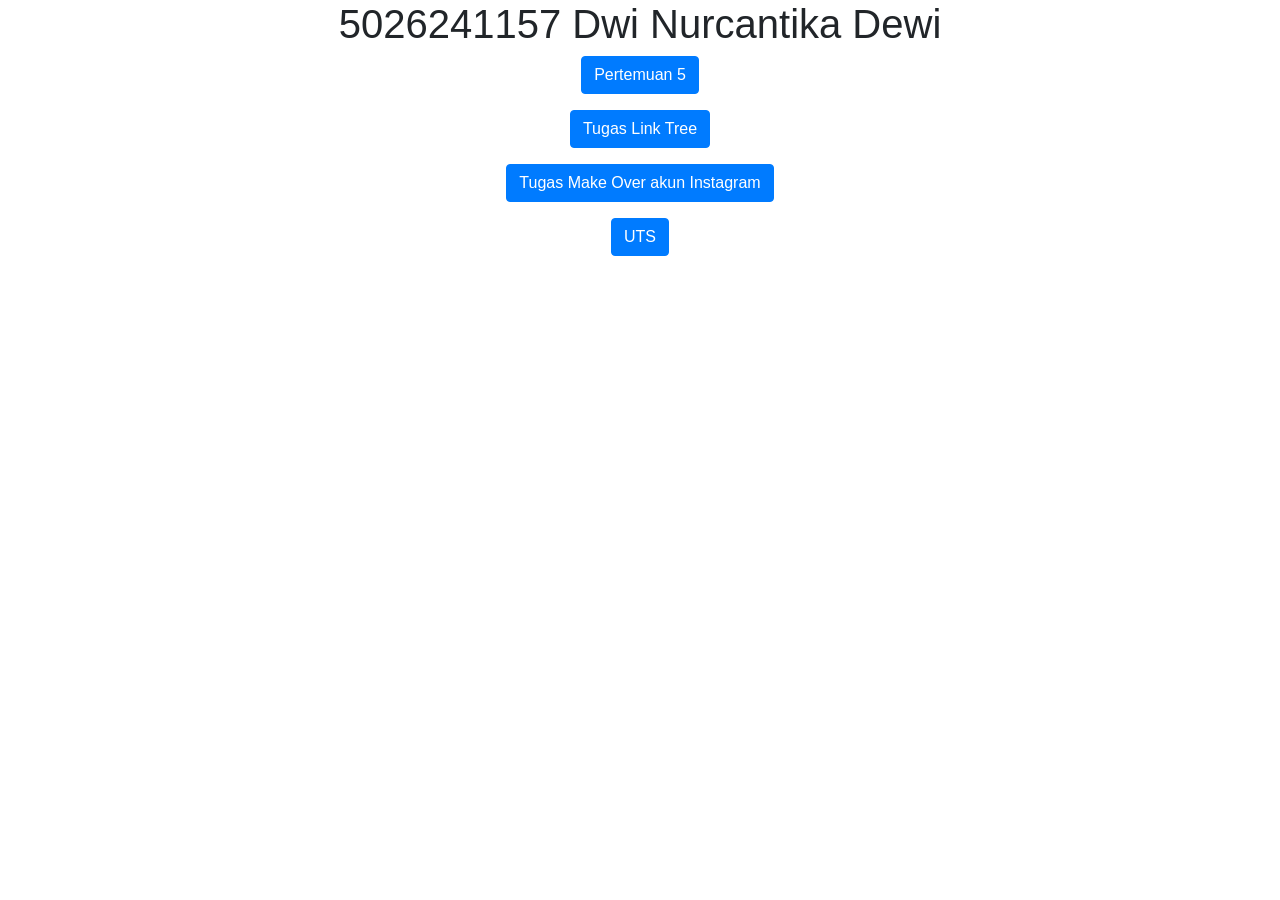
<file: index.html>
<!DOCTYPE html>
<html lang="en">

<head>
    <title>5026241157</title>
    <meta charset="utf-8">
    <meta name="viewport" content="width=device-width, initial-scale=1">
    <link rel="stylesheet" href="https://cdn.jsdelivr.net/npm/bootstrap@4.6.2/dist/css/bootstrap.min.css">
    <script src="https://cdn.jsdelivr.net/npm/jquery@3.7.1/dist/jquery.slim.min.js"></script>
    <script src="https://cdn.jsdelivr.net/npm/popper.js@1.16.1/dist/umd/popper.min.js"></script>
    <script src="https://cdn.jsdelivr.net/npm/bootstrap@4.6.2/dist/js/bootstrap.bundle.min.js"></script>
</head>

<body>
    <div class="container">
        <center>
            <h1>5026241157 Dwi Nurcantika Dewi</h1>
            <p>
                <a href="pertemuan5.html" target="_blank" class="btn btn-primary">
                    Pertemuan 5
                </a>
            </p>
            <p>
                <a href="linktree.html" target="_blank" class="btn btn-primary">
                    Tugas Link Tree
                </a>
            </p>
            <p>
                <a href="" target="_blank" class="btn btn-primary">
                    Tugas Make Over akun Instagram
                </a>
            </p>
            <p>
                <a href="" target="_blank" class="btn btn-primary">
                    UTS
                </a>
            </p>
        </center>
    </div>
</body>

</html>
</file>
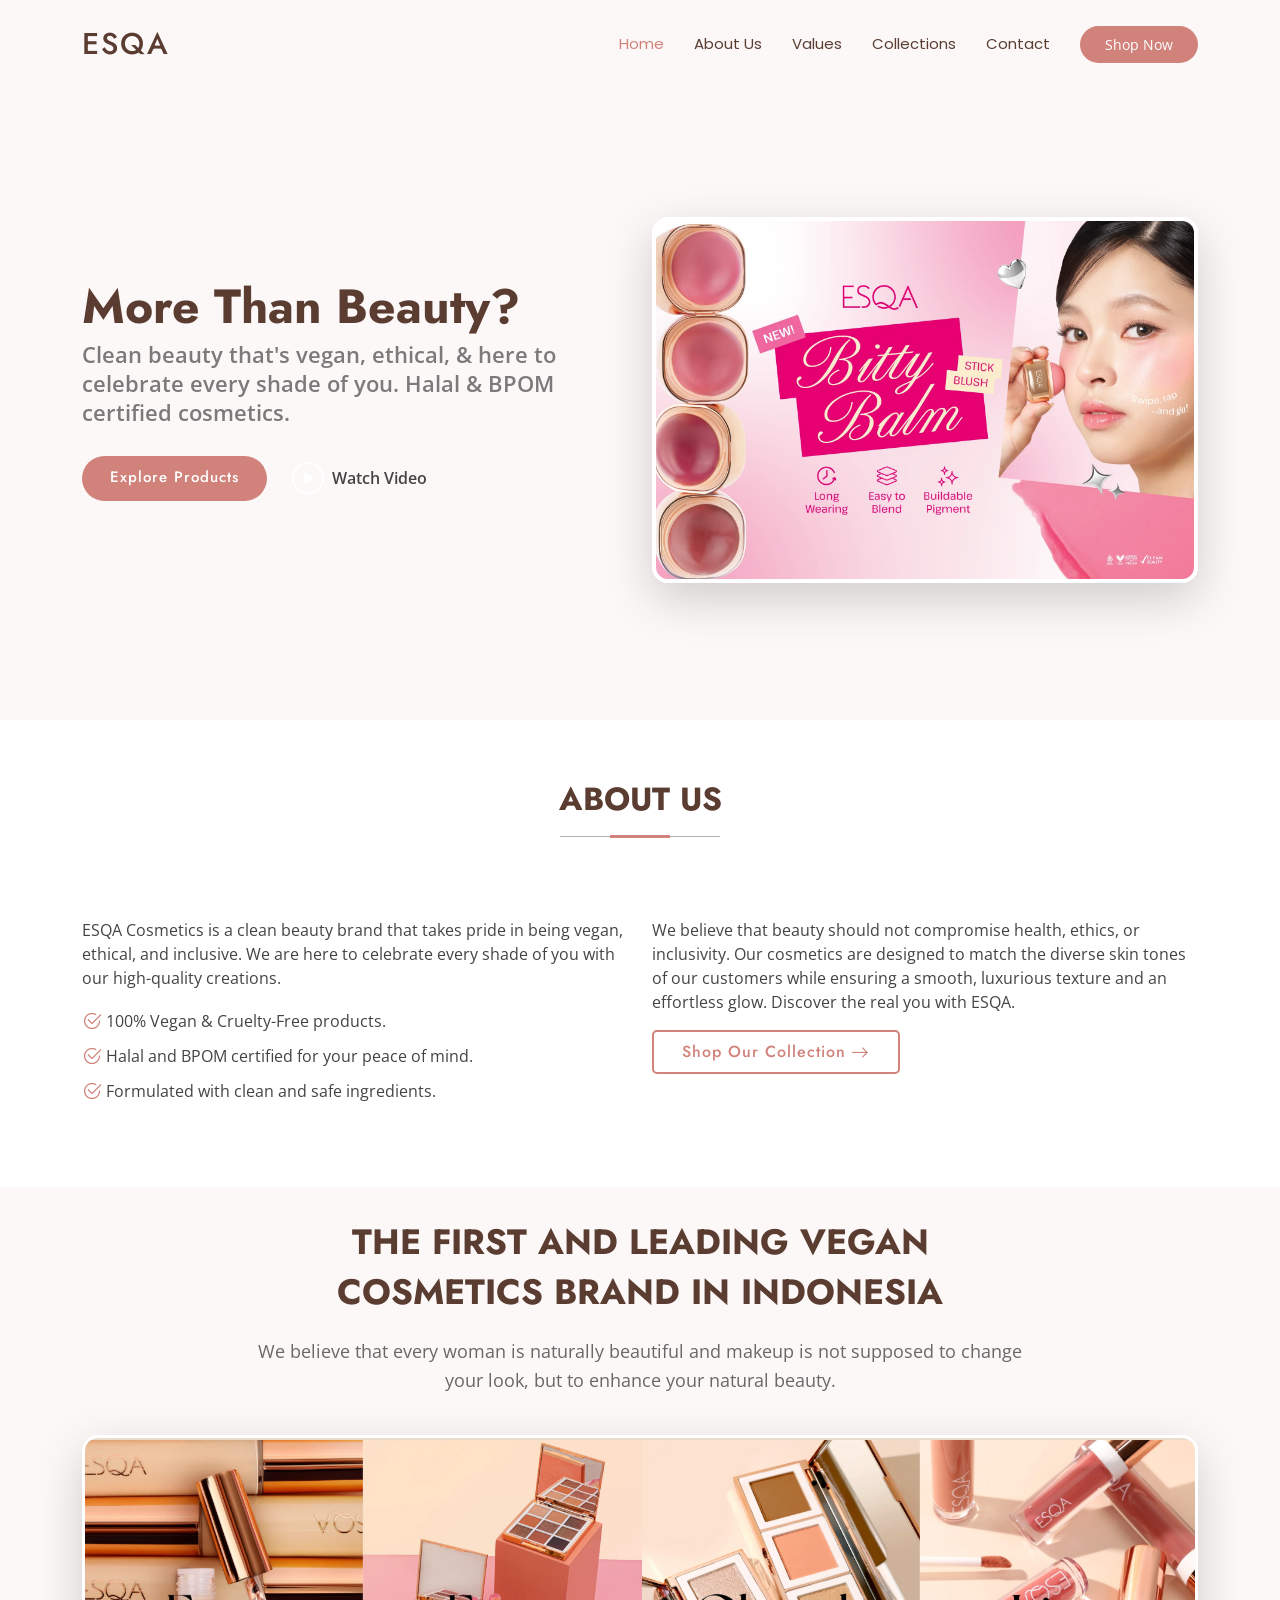
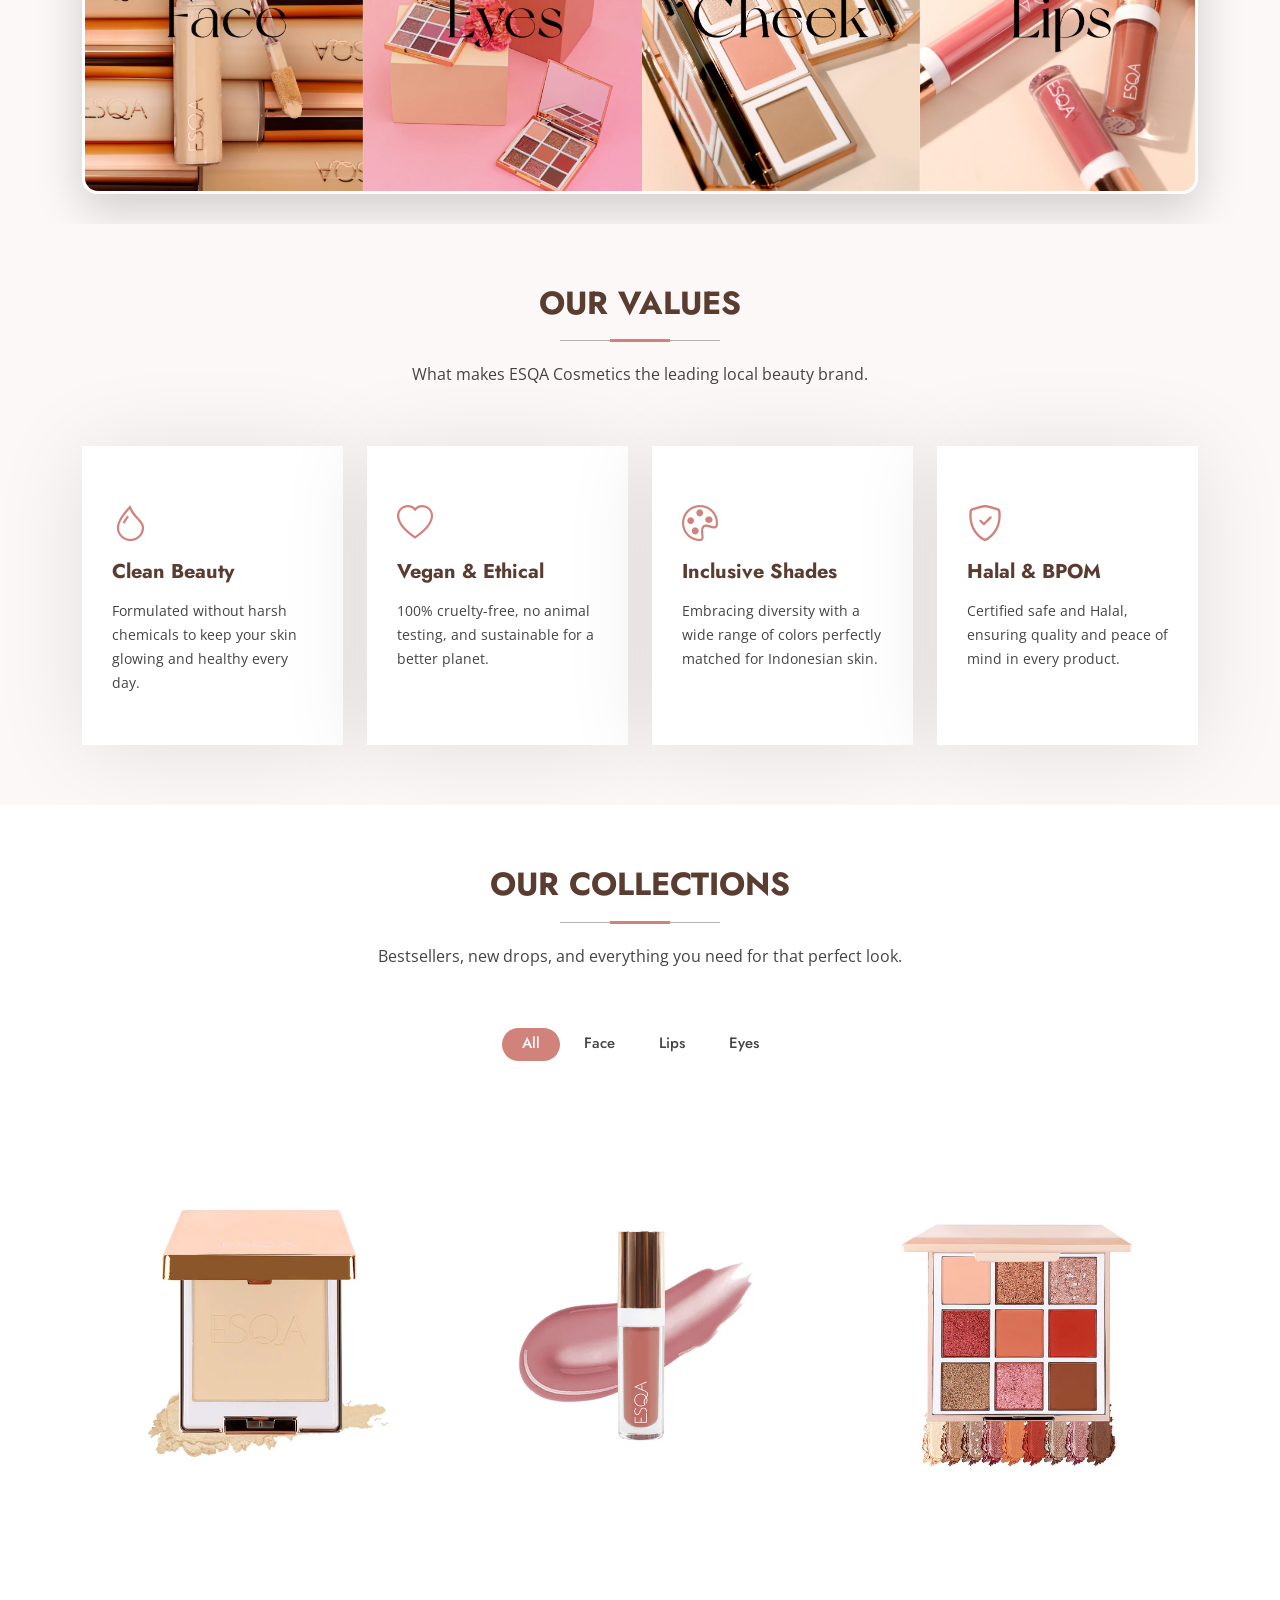
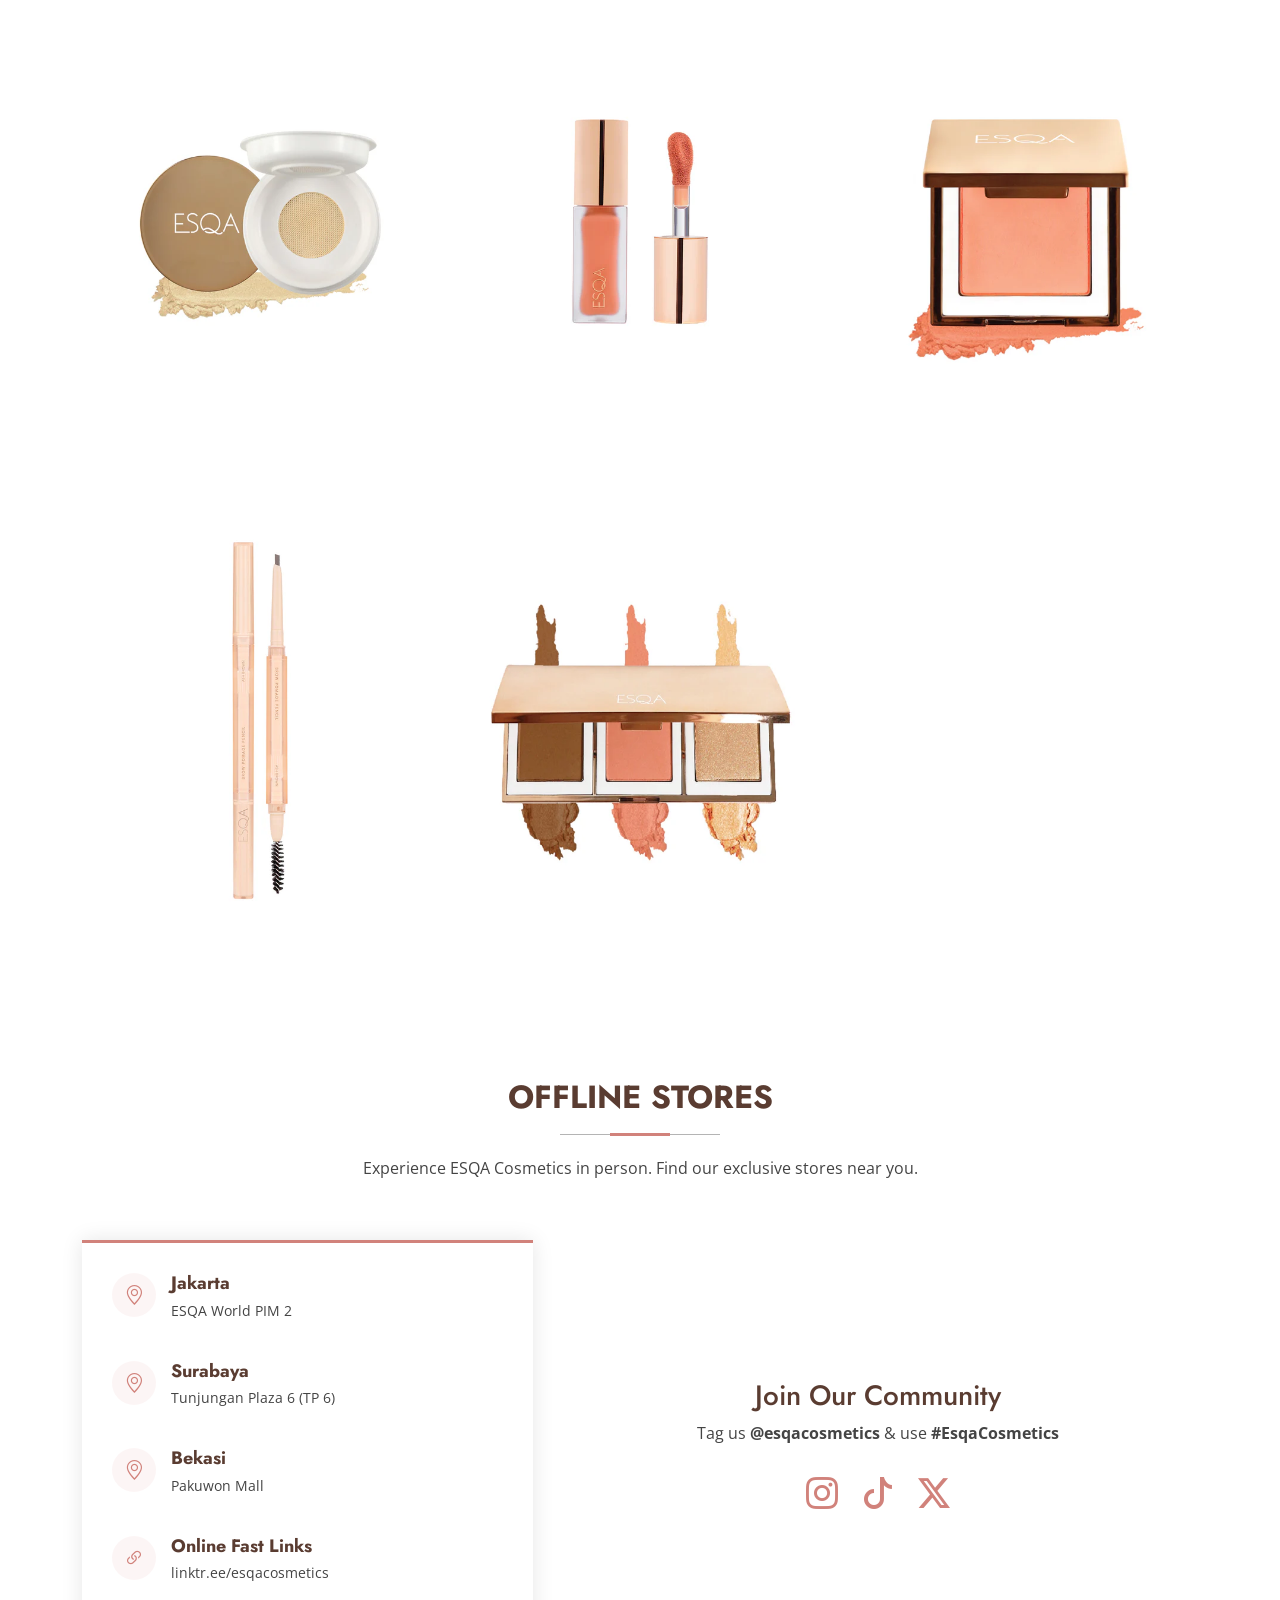
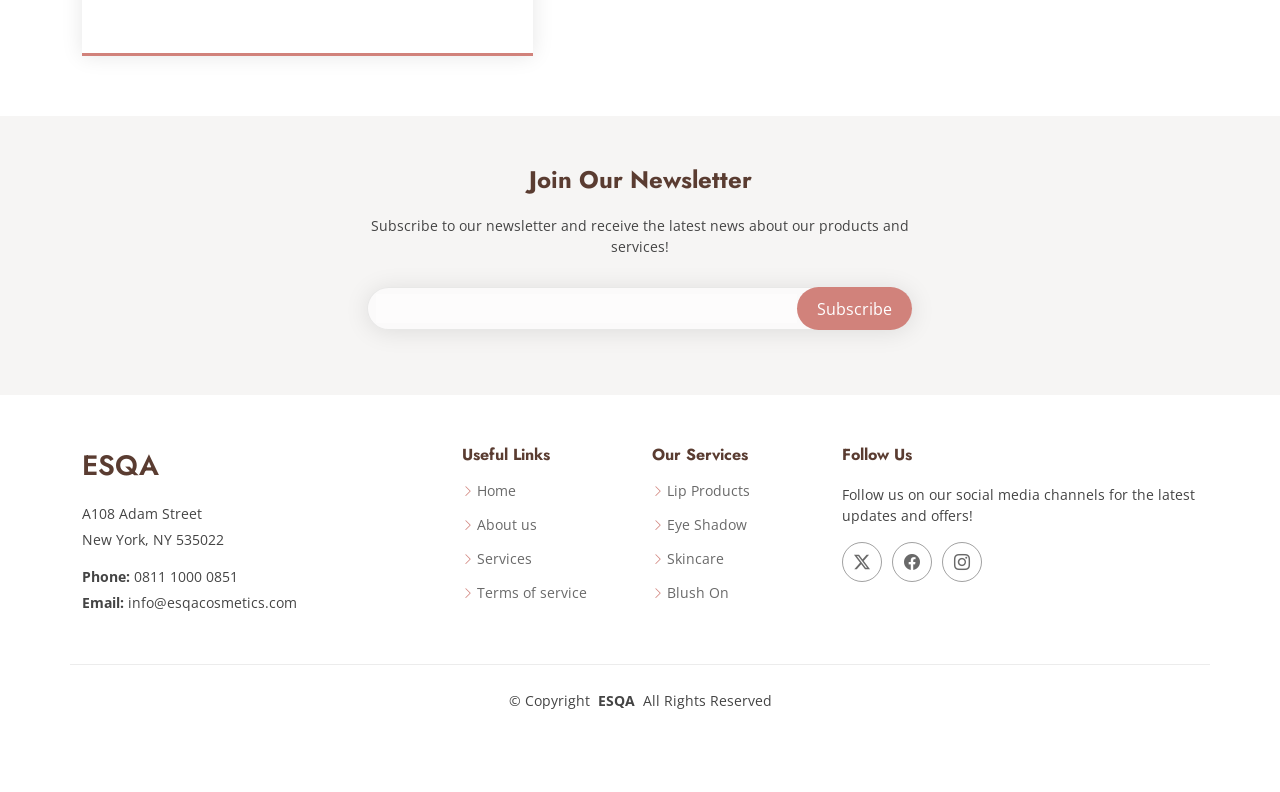
<file: tugas_ets/index.html>
﻿<!DOCTYPE html>
<html lang="en">

<head>
  <meta charset="utf-8">
  <meta content="width=device-width, initial-scale=1.0" name="viewport">
  <title>Index - Arsha Bootstrap Template</title>
  <meta name="description" content="">
  <meta name="keywords" content="">

  <!-- Favicons -->
  <link href="assets/img/favicon.png" rel="icon">
  <link href="assets/img/apple-touch-icon.png" rel="apple-touch-icon">

  <!-- Fonts -->
  <link href="https://fonts.googleapis.com" rel="preconnect">
  <link href="https://fonts.gstatic.com" rel="preconnect" crossorigin>
  <link href="https://fonts.googleapis.com/css2?family=Open+Sans:ital,wght@0,300;0,400;0,500;0,600;0,700;0,800;1,300;1,400;1,500;1,600;1,700;1,800&family=Poppins:ital,wght@0,100;0,200;0,300;0,400;0,500;0,600;0,700;0,800;0,900;1,100;1,200;1,300;1,400;1,500;1,600;1,700;1,800;1,900&family=Jost:ital,wght@0,100;0,200;0,300;0,400;0,500;0,600;0,700;0,800;0,900;1,100;1,200;1,300;1,400;1,500;1,600;1,700;1,800;1,900&display=swap" rel="stylesheet">

  <!-- Vendor CSS Files -->
  <link href="assets/vendor/bootstrap/css/bootstrap.min.css" rel="stylesheet">
  <link href="assets/vendor/bootstrap-icons/bootstrap-icons.css" rel="stylesheet">
  <link href="assets/vendor/aos/aos.css" rel="stylesheet">
  <link href="assets/vendor/glightbox/css/glightbox.min.css" rel="stylesheet">
  <link href="assets/vendor/swiper/swiper-bundle.min.css" rel="stylesheet">

  <!-- Main CSS File -->
  <link href="assets/css/main.css" rel="stylesheet">

  <!-- =======================================================
  * Template Name: Arsha
  * Template URL: https://bootstrapmade.com/arsha-free-bootstrap-html-template-corporate/
  * Updated: Feb 22 2025 with Bootstrap v5.3.3
  * Author: BootstrapMade.com
  * License: https://bootstrapmade.com/license/
  ======================================================== -->
</head>

<body class="index-page">

  <header id="header" class="header d-flex align-items-center fixed-top">
    <div class="container-fluid container-xl position-relative d-flex align-items-center">

      <a href="index.html" class="logo d-flex align-items-center me-auto">
        <!-- Uncomment the line below if you also wish to use an image logo -->
        <!-- <img src="assets/img/logo.webp" alt=""> -->
        <h1 class="sitename">ESQA</h1>
      </a>

      <nav id="navmenu" class="navmenu">
        <ul>
          <li><a href="#hero" class="active">Home</a></li>
          <li><a href="#about">About Us</a></li>
          <li><a href="#services">Values</a></li>
          <li><a href="#collections">Collections</a></li>
          <li><a href="#contact">Contact</a></li>
        </ul>
        <i class="mobile-nav-toggle d-xl-none bi bi-list"></i>
      </nav>

      <a class="btn-getstarted" href="#collections">Shop Now</a>

    </div>
  </header>

  <main class="main">

    <!-- Hero Section -->
    <section id="hero" class="hero section light-background">

      <div class="container">
        <div class="row gy-4">
          <div class="col-lg-6 order-2 order-lg-1 d-flex flex-column justify-content-center" data-aos="zoom-out">
            <h1>More Than Beauty?</h1>
            <p>Clean beauty that's vegan, ethical, & here to celebrate every shade of you. Halal & BPOM certified cosmetics.</p>
            <div class="d-flex">
              <a href="#collections" class="btn-get-started">Explore Products</a>
              <a href="https://www.instagram.com/reel/DX0thlnRNbr/?utm_source=ig_web_copy_link&igsh=MzRlODBiNWFlZA==" class="glightbox btn-watch-video d-flex align-items-center"><i class="bi bi-play-circle"></i><span>Watch Video</span></a>
            </div>
          </div>
          <div class="col-lg-6 order-1 order-lg-2 hero-img" data-aos="zoom-out" data-aos-delay="200">
            <img src="assets/img/esqa.webp" class="img-fluid animated rounded-4 shadow-lg" alt="ESQA Banner" style="border: 4px solid #fff;">
          </div>
        </div>
      </div>

    </section><!-- /Hero Section -->


    <!-- About Section -->
    <section id="about" class="about section">

      <!-- Section Title -->
      <div class="container section-title" data-aos="fade-up">
        <h2>About Us</h2>
      </div><!-- End Section Title -->

      <div class="container">

        <div class="row gy-4">

          <div class="col-lg-6 content" data-aos="fade-up" data-aos-delay="100">
            <p>
              ESQA Cosmetics is a clean beauty brand that takes pride in being vegan, ethical, and inclusive. We are here to celebrate every shade of you with our high-quality creations.
            </p>
            <ul>
              <li><i class="bi bi-check2-circle"></i> <span>100% Vegan & Cruelty-Free products.</span></li>
              <li><i class="bi bi-check2-circle"></i> <span>Halal and BPOM certified for your peace of mind.</span></li>
              <li><i class="bi bi-check2-circle"></i> <span>Formulated with clean and safe ingredients.</span></li>
            </ul>
          </div>

          <div class="col-lg-6" data-aos="fade-up" data-aos-delay="200">
            <p>We believe that beauty should not compromise health, ethics, or inclusivity. Our cosmetics are designed to match the diverse skin tones of our customers while ensuring a smooth, luxurious texture and an effortless glow. Discover the real you with ESQA.</p>
            <a href="#collections" class="read-more"><span>Shop Our Collection</span><i class="bi bi-arrow-right"></i></a>
          </div>

        </div>

      </div>

    </section><!-- /About Section -->


    <!-- Why Us Section -->
    <section id="why-us" class="section why-us light-background" data-builder="section">
      <div class="container text-center" data-aos="fade-up">

        <h2 style="font-size: 2.2rem; font-weight: 700; color: var(--heading-color); margin-bottom: 20px; line-height: 1.4;">
          THE FIRST AND LEADING VEGAN<br>COSMETICS BRAND IN INDONESIA
        </h2>
        <p style="font-size: 1.15rem; color: color-mix(in srgb, var(--default-color), transparent 20%); max-width: 800px; margin: 0 auto 40px auto; line-height: 1.6;">
          We believe that every woman is naturally beautiful and makeup is not supposed to change your look, but to enhance your natural beauty.
        </p>

        <div class="row justify-content-center">
          <div class="col-lg-12" data-aos="zoom-in" data-aos-delay="100">
            <img src="assets/img/products.png" class="img-fluid rounded-4 shadow-lg border border-3 border-white" alt="ESQA Products Banner" style="width: 100%; object-fit: cover;">
          </div>
        </div>

      </div>
    </section><!-- /Why Us Section -->
    <!-- Services Section -->
    <section id="services" class="services section light-background">

      <!-- Section Title -->
      <div class="container section-title" data-aos="fade-up">
        <h2>Our Values</h2>
        <p>What makes ESQA Cosmetics the leading local beauty brand.</p>
      </div><!-- End Section Title -->

      <div class="container">

        <div class="row gy-4">

          <div class="col-xl-3 col-md-6 d-flex" data-aos="fade-up" data-aos-delay="100">
            <div class="service-item position-relative">
              <div class="icon"><i class="bi bi-droplet icon"></i></div>
              <h4><a href="" class="stretched-link">Clean Beauty</a></h4>
              <p>Formulated without harsh chemicals to keep your skin glowing and healthy every day.</p>
            </div>
          </div><!-- End Service Item -->

          <div class="col-xl-3 col-md-6 d-flex" data-aos="fade-up" data-aos-delay="200">
            <div class="service-item position-relative">
              <div class="icon"><i class="bi bi-heart icon"></i></div>
              <h4><a href="" class="stretched-link">Vegan & Ethical</a></h4>
              <p>100% cruelty-free, no animal testing, and sustainable for a better planet.</p>
            </div>
          </div><!-- End Service Item -->

          <div class="col-xl-3 col-md-6 d-flex" data-aos="fade-up" data-aos-delay="300">
            <div class="service-item position-relative">
              <div class="icon"><i class="bi bi-palette icon"></i></div>
              <h4><a href="" class="stretched-link">Inclusive Shades</a></h4>
              <p>Embracing diversity with a wide range of colors perfectly matched for Indonesian skin.</p>
            </div>
          </div><!-- End Service Item -->

          <div class="col-xl-3 col-md-6 d-flex" data-aos="fade-up" data-aos-delay="400">
            <div class="service-item position-relative">
              <div class="icon"><i class="bi bi-shield-check icon"></i></div>
              <h4><a href="" class="stretched-link">Halal & BPOM</a></h4>
              <p>Certified safe and Halal, ensuring quality and peace of mind in every product.</p>
            </div>
          </div><!-- End Service Item -->

        </div>

      </div>

    </section><!-- /Services Section -->



    <!-- Portfolio Section -->
    <section id="collections" class="portfolio section">

      <!-- Section Title -->
      <div class="container section-title" data-aos="fade-up">
        <h2>Our Collections</h2>
        <p>Bestsellers, new drops, and everything you need for that perfect look.</p>
      </div><!-- End Section Title -->

      <div class="container">

        <div class="isotope-layout" data-default-filter="*" data-layout="masonry" data-sort="original-order">

          <ul class="portfolio-filters isotope-filters" data-aos="fade-up" data-aos-delay="100">
            <li data-filter="*" class="filter-active">All</li>
            <li data-filter=".filter-face">Face</li>
            <li data-filter=".filter-lips">Lips</li>
            <li data-filter=".filter-eyes">Eyes</li>
          </ul><!-- End Portfolio Filters -->

                      <div class="row gy-4 isotope-container" data-aos="fade-up" data-aos-delay="200">

              <div class="col-lg-4 col-md-6 portfolio-item isotope-item filter-face">
                <img src="assets/img/esqa_flawless_powder_foundation.webp" class="img-fluid" alt="Flawless Powder Foundation">
                <div class="portfolio-info">
                  <h4>Powder Foundation</h4>
                  <p>Face</p>
                  <a href="assets/img/esqa_flawless_powder_foundation.webp" title="Flawless Powder Foundation" data-gallery="portfolio-gallery-app" class="glightbox preview-link"><i class="bi bi-zoom-in"></i></a>
                  <a href="portfolio-details.html" title="More Details" class="details-link"><i class="bi bi-link-45deg"></i></a>
                </div>
              </div><!-- End Portfolio Item -->

              <div class="col-lg-4 col-md-6 portfolio-item isotope-item filter-lips">
                <img src="assets/img/esqa_lip_gloss.webp" class="img-fluid" alt="Lip Gloss">
                <div class="portfolio-info">
                  <h4>Lip Gloss</h4>
                  <p>Lips</p>
                  <a href="assets/img/esqa_lip_gloss.webp" title="Lip Gloss" data-gallery="portfolio-gallery-app" class="glightbox preview-link"><i class="bi bi-zoom-in"></i></a>
                  <a href="portfolio-details.html" title="More Details" class="details-link"><i class="bi bi-link-45deg"></i></a>
                </div>
              </div><!-- End Portfolio Item -->

              <div class="col-lg-4 col-md-6 portfolio-item isotope-item filter-eyes">
                <img src="assets/img/esqa_eyeshadow_palette.webp" class="img-fluid" alt="Eyeshadow Palette">
                <div class="portfolio-info">
                  <h4>Eyeshadow Palette</h4>
                  <p>Eyes</p>
                  <a href="assets/img/esqa_eyeshadow_palette.webp" title="Eyeshadow Palette" data-gallery="portfolio-gallery-app" class="glightbox preview-link"><i class="bi bi-zoom-in"></i></a>
                  <a href="portfolio-details.html" title="More Details" class="details-link"><i class="bi bi-link-45deg"></i></a>
                </div>
              </div><!-- End Portfolio Item -->

              <div class="col-lg-4 col-md-6 portfolio-item isotope-item filter-face">
                <img src="assets/img/esqa_flawless_microsetting_powder.webp" class="img-fluid" alt="Microsetting Powder">
                <div class="portfolio-info">
                  <h4>Microsetting Powder</h4>
                  <p>Face</p>
                  <a href="assets/img/esqa_flawless_microsetting_powder.webp" title="Microsetting Powder" data-gallery="portfolio-gallery-app" class="glightbox preview-link"><i class="bi bi-zoom-in"></i></a>
                  <a href="portfolio-details.html" title="More Details" class="details-link"><i class="bi bi-link-45deg"></i></a>
                </div>
              </div><!-- End Portfolio Item -->

              <div class="col-lg-4 col-md-6 portfolio-item isotope-item filter-face">
                <img src="assets/img/esqa_wonder_crush_serum_liquid_blush_on.webp" class="img-fluid" alt="Serum Liquid Blush On">
                <div class="portfolio-info">
                  <h4>Serum Liquid Blush</h4>
                  <p>Face</p>
                  <a href="assets/img/esqa_wonder_crush_serum_liquid_blush_on.webp" title="Serum Liquid Blush On" data-gallery="portfolio-gallery-app" class="glightbox preview-link"><i class="bi bi-zoom-in"></i></a>
                  <a href="portfolio-details.html" title="More Details" class="details-link"><i class="bi bi-link-45deg"></i></a>
                </div>
              </div><!-- End Portfolio Item -->

              <div class="col-lg-4 col-md-6 portfolio-item isotope-item filter-face">
                <img src="assets/img/esqa_blush_on.webp" class="img-fluid" alt="Blush On">
                <div class="portfolio-info">
                  <h4>Blush On</h4>
                  <p>Face</p>
                  <a href="assets/img/esqa_blush_on.webp" title="Blush On" data-gallery="portfolio-gallery-app" class="glightbox preview-link"><i class="bi bi-zoom-in"></i></a>
                  <a href="portfolio-details.html" title="More Details" class="details-link"><i class="bi bi-link-45deg"></i></a>
                </div>
              </div><!-- End Portfolio Item -->

              <div class="col-lg-4 col-md-6 portfolio-item isotope-item filter-eyes">
                <img src="assets/img/esqa_brow_pomade_pencil.webp" class="img-fluid" alt="Brow Pomade Pencil">
                <div class="portfolio-info">
                  <h4>Brow Pomade Pencil</h4>
                  <p>Eyes</p>
                  <a href="assets/img/esqa_brow_pomade_pencil.webp" title="Brow Pomade Pencil" data-gallery="portfolio-gallery-app" class="glightbox preview-link"><i class="bi bi-zoom-in"></i></a>
                  <a href="portfolio-details.html" title="More Details" class="details-link"><i class="bi bi-link-45deg"></i></a>
                </div>
              </div><!-- End Portfolio Item -->

              <div class="col-lg-4 col-md-6 portfolio-item isotope-item filter-face">
                <img src="assets/img/esqa_goddess_cheek_palette.webp" class="img-fluid" alt="Goddess Cheek Palette">
                <div class="portfolio-info">
                  <h4>Goddess Cheek Palette</h4>
                  <p>Face</p>
                  <a href="assets/img/esqa_goddess_cheek_palette.webp" title="Goddess Cheek Palette" data-gallery="portfolio-gallery-app" class="glightbox preview-link"><i class="bi bi-zoom-in"></i></a>
                  <a href="portfolio-details.html" title="More Details" class="details-link"><i class="bi bi-link-45deg"></i></a>
                </div>
              </div><!-- End Portfolio Item -->

            </div>

          </div><!-- End Portfolio Container -->

        </div>

      </div>

    </section><!-- /Portfolio Section -->

    <!-- Contact Section -->
    <section id="contact" class="contact section">

      <!-- Section Title -->
      <div class="container section-title" data-aos="fade-up">
        <h2>Offline Stores</h2>
        <p>Experience ESQA Cosmetics in person. Find our exclusive stores near you.</p>
      </div><!-- End Section Title -->

      <div class="container" data-aos="fade-up" data-aos-delay="100">

        <div class="row gy-4">

          <div class="col-lg-5">

            <div class="info-wrap">
              <div class="info-item d-flex" data-aos="fade-up" data-aos-delay="200">
                <i class="bi bi-geo-alt flex-shrink-0"></i>
                <div>
                  <h3>Jakarta</h3>
                  <p>ESQA World PIM 2</p>
                </div>
              </div><!-- End Info Item -->

              <div class="info-item d-flex" data-aos="fade-up" data-aos-delay="300">
                <i class="bi bi-geo-alt flex-shrink-0"></i>
                <div>
                  <h3>Surabaya</h3>
                  <p>Tunjungan Plaza 6 (TP 6)</p>
                </div>
              </div><!-- End Info Item -->

              <div class="info-item d-flex" data-aos="fade-up" data-aos-delay="400">
                <i class="bi bi-geo-alt flex-shrink-0"></i>
                <div>
                  <h3>Bekasi</h3>
                  <p>Pakuwon Mall</p>
                </div>
              </div><!-- End Info Item -->

              <div class="info-item d-flex" data-aos="fade-up" data-aos-delay="500">
                <i class="bi bi-link-45deg flex-shrink-0"></i>
                <div>
                  <h3>Online Fast Links</h3>
                  <p><a href="https://linktr.ee/esqacosmetics" target="_blank" style="color: var(--default-color);">linktr.ee/esqacosmetics</a></p>
                </div>
              </div><!-- End Info Item -->

            </div>
          </div>

          <div class="col-lg-7 d-flex align-items-center justify-content-center">
            <div class="contact-image text-center" data-aos="zoom-in" data-aos-delay="200" style="padding: 2rem;">
              <h3 style="color: var(--heading-color);">Join Our Community</h3>
              <p>Tag us <strong>@esqacosmetics</strong> & use <strong>#EsqaCosmetics</strong></p>
              <div class="social-links mt-4">
                <a href="https://instagram.com/esqacosmetics" style="font-size: 2rem; margin: 0 10px; color: var(--accent-color);"><i class="bi bi-instagram"></i></a>
                <a href="#" style="font-size: 2rem; margin: 0 10px; color: var(--accent-color);"><i class="bi bi-tiktok"></i></a>
                <a href="#" style="font-size: 2rem; margin: 0 10px; color: var(--accent-color);"><i class="bi bi-twitter-x"></i></a>
              </div>
            </div>
          </div>

        </div>

      </div>

    </section><!-- /Contact Section -->

  </main>

  <footer id="footer" class="footer">

    <div class="footer-newsletter">
      <div class="container">
        <div class="row justify-content-center text-center">
          <div class="col-lg-6">
            <h4>Join Our Newsletter</h4>
            <p>Subscribe to our newsletter and receive the latest news about our products and services!</p>
            <form action="forms/newsletter.php" method="post" class="php-email-form">
              <div class="newsletter-form"><input type="email" name="email"><input type="submit" value="Subscribe"></div>
              <div class="loading">Loading</div>
              <div class="error-message"></div>
              <div class="sent-message">Your subscription request has been sent. Thank you!</div>
            </form>
          </div>
        </div>
      </div>
    </div>

    <div class="container footer-top">
      <div class="row gy-4">
        <div class="col-lg-4 col-md-6 footer-about">
          <a href="index.html" class="d-flex align-items-center">
            <span class="sitename">ESQA</span>
          </a>
          <div class="footer-contact pt-3">
            <p>A108 Adam Street</p>
            <p>New York, NY 535022</p>
            <p class="mt-3"><strong>Phone:</strong> <span>0811 1000 0851</span></p>
            <p><strong>Email:</strong> <span>info@esqacosmetics.com</span></p>
          </div>
        </div>

        <div class="col-lg-2 col-md-3 footer-links">
          <h4>Useful Links</h4>
          <ul>
            <li><i class="bi bi-chevron-right"></i> <a href="#">Home</a></li>
            <li><i class="bi bi-chevron-right"></i> <a href="#">About us</a></li>
            <li><i class="bi bi-chevron-right"></i> <a href="#">Services</a></li>
            <li><i class="bi bi-chevron-right"></i> <a href="#">Terms of service</a></li>
          </ul>
        </div>

        <div class="col-lg-2 col-md-3 footer-links">
          <h4>Our Services</h4>
          <ul>
            <li><i class="bi bi-chevron-right"></i> <a href="#">Lip Products</a></li>
            <li><i class="bi bi-chevron-right"></i> <a href="#">Eye Shadow</a></li>
            <li><i class="bi bi-chevron-right"></i> <a href="#">Skincare</a></li>
            <li><i class="bi bi-chevron-right"></i> <a href="#">Blush On</a></li>
          </ul>
        </div>

        <div class="col-lg-4 col-md-12">
          <h4>Follow Us</h4>
          <p>Follow us on our social media channels for the latest updates and offers!</p>
          <div class="social-links d-flex">
            <a href="https://twitter.com/esqacosmetics" target="_blank"><i class="bi bi-twitter-x"></i></a>
            <a href="https://www.facebook.com/esqacosmetics" target="_blank"><i class="bi bi-facebook"></i></a>
            <a href="https://www.instagram.com/esqacosmetics" target="_blank"><i class="bi bi-instagram"></i></a>
          </div>
        </div>

      </div>
    </div>

    <div class="container copyright text-center mt-4">
      <p>© <span>Copyright</span> <strong class="px-1 sitename">ESQA</strong> <span>All Rights Reserved</span></p>
      <div class="credits">
        <!-- All the links in the footer should remain intact. -->
        <!-- You can delete the links only if you've purchased the pro version. -->
        <!-- Licensing information: https://bootstrapmade.com/license/ -->
        <!-- Purchase the pro version with working PHP/AJAX contact form: [buy-url] -->
      </div>
    </div>

  </footer>

  <!-- Scroll Top -->
  <a href="#" id="scroll-top" class="scroll-top d-flex align-items-center justify-content-center"><i class="bi bi-arrow-up-short"></i></a>

  <!-- Preloader -->
  <div id="preloader"></div>

  <!-- Vendor JS Files -->
  <script src="assets/vendor/bootstrap/js/bootstrap.bundle.min.js"></script>
  <script src="assets/vendor/php-email-form/validate.js"></script>
  <script src="assets/vendor/aos/aos.js"></script>
  <script src="assets/vendor/glightbox/js/glightbox.min.js"></script>
  <script src="assets/vendor/swiper/swiper-bundle.min.js"></script>
  <script src="assets/vendor/waypoints/noframework.waypoints.js"></script>
  <script src="assets/vendor/imagesloaded/imagesloaded.pkgd.min.js"></script>
  <script src="assets/vendor/isotope-layout/isotope.pkgd.min.js"></script>

  <!-- Main JS File -->
  <script src="assets/js/main.js"></script>

</body>

</html>
</file>
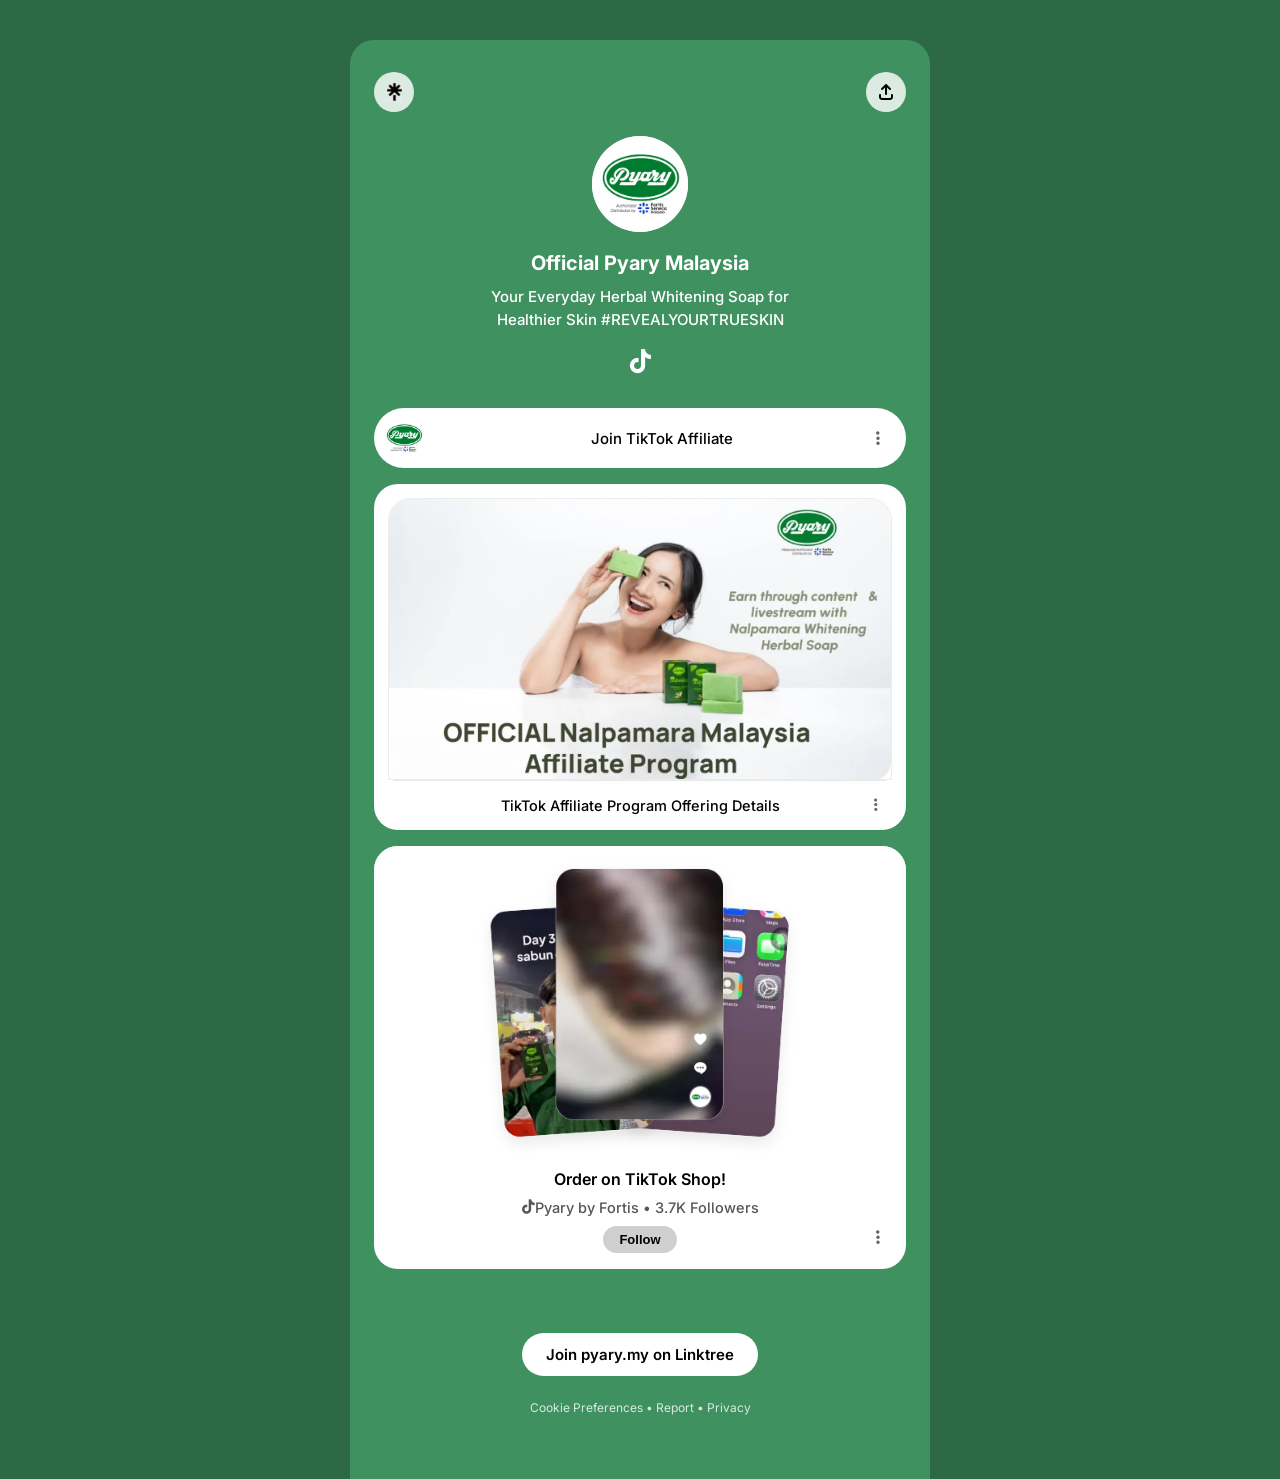
<file: linktree.html>
<!DOCTYPE html>
<html lang="en">
<head>
    <meta charset="UTF-8">
    <meta name="viewport" content="width=device-width, initial-scale=1.0">
    <title>Official Pyary Malaysiaa | Tiktok | Linktree</title>
    <link rel="icon" href="images/logo_web.png" type="image/png">
    <link rel="stylesheet" href="style.css">
    <link rel="stylesheet" href="https://cdnjs.cloudflare.com/ajax/libs/font-awesome/6.4.0/css/all.min.css">
</head>
<body>
    <div class="container">
        <div class="top-actions">
            <button class="icon-btn" aria-label="Linktree logo">
                <img src="images/linktree.png" alt="Linktree Logo" style="width:15px;height:28px;object-fit:contain;" />
            </button>
            <button class="icon-btn" aria-label="Share"><i class="fa-solid fa-arrow-up-from-bracket"></i></button>
        </div>

        <header class="profile">
            <div class="profile-img">
                <img src="images/pyary_logo.png" alt="" onerror="this.style.display='none'">
            </div>
            <h1 class="profile-title">Official Pyary Malaysia</h1>
            <p class="profile-bio">Your Everyday Herbal Whitening Soap for<br>Healthier Skin #REVEALYOURTRUESKIN</p>
            <div class="social-links">
                <a href="#" class="social-icon" aria-label="TikTok"><i class="fa-brands fa-tiktok"></i></a>
            </div>
        </header>

        <main class="links">
            <a href="#" class="link-card">
                <div class="link-card-logo">
                    <img src="images/pyary_logo.png" alt="" onerror="this.style.display='none'">
                </div>
                <div class="link-card-title">Join TikTok Affiliate</div>
                <div class="link-card-menu"><i class="fa-solid fa-ellipsis-vertical"></i></div>
            </a>

            <div class="large-card large-card-affiliate">
                <div class="large-card-img framed-img">
                    <img src="images/card1.png" alt="Nalpamara Malaysia Affiliate Program">
                </div>
                <div class="large-card-content">
                    <div class="large-card-subtitle">TikTok Affiliate Program Offering Details <span class="card-dots"><i class="fa-solid fa-ellipsis-vertical"></i></span></div>
                </div>
            </div>

            <div class="large-card tiktok-card">
                <div class="large-card-img tiktok-preview">
                    <img src="images/card2.png" alt="TikTok Video Preview">
                </div>
                <div class="large-card-content center-content">
                    <div class="large-card-title tiktok-title">Order on TikTok Shop!</div>
                    <div class="large-card-subtitle"><i class="fa-brands fa-tiktok"></i> Pyary by Fortis • 3.7K Followers</div>
                    <button class="follow-btn">Follow</button>
                    <div class="card-menu-absolute"><i class="fa-solid fa-ellipsis-vertical"></i></div>
                </div>
            </div>
        </main>

        <footer class="footer">
            <a href="#" class="join-btn">Join pyary.my on Linktree</a>
            <div class="legal-links">
                <a href="#">Cookie Preferences</a> • 
                <a href="#">Report</a> • 
                <a href="#">Privacy</a>
            </div>
        </footer>
    </div>
</body>
</html>
</file>
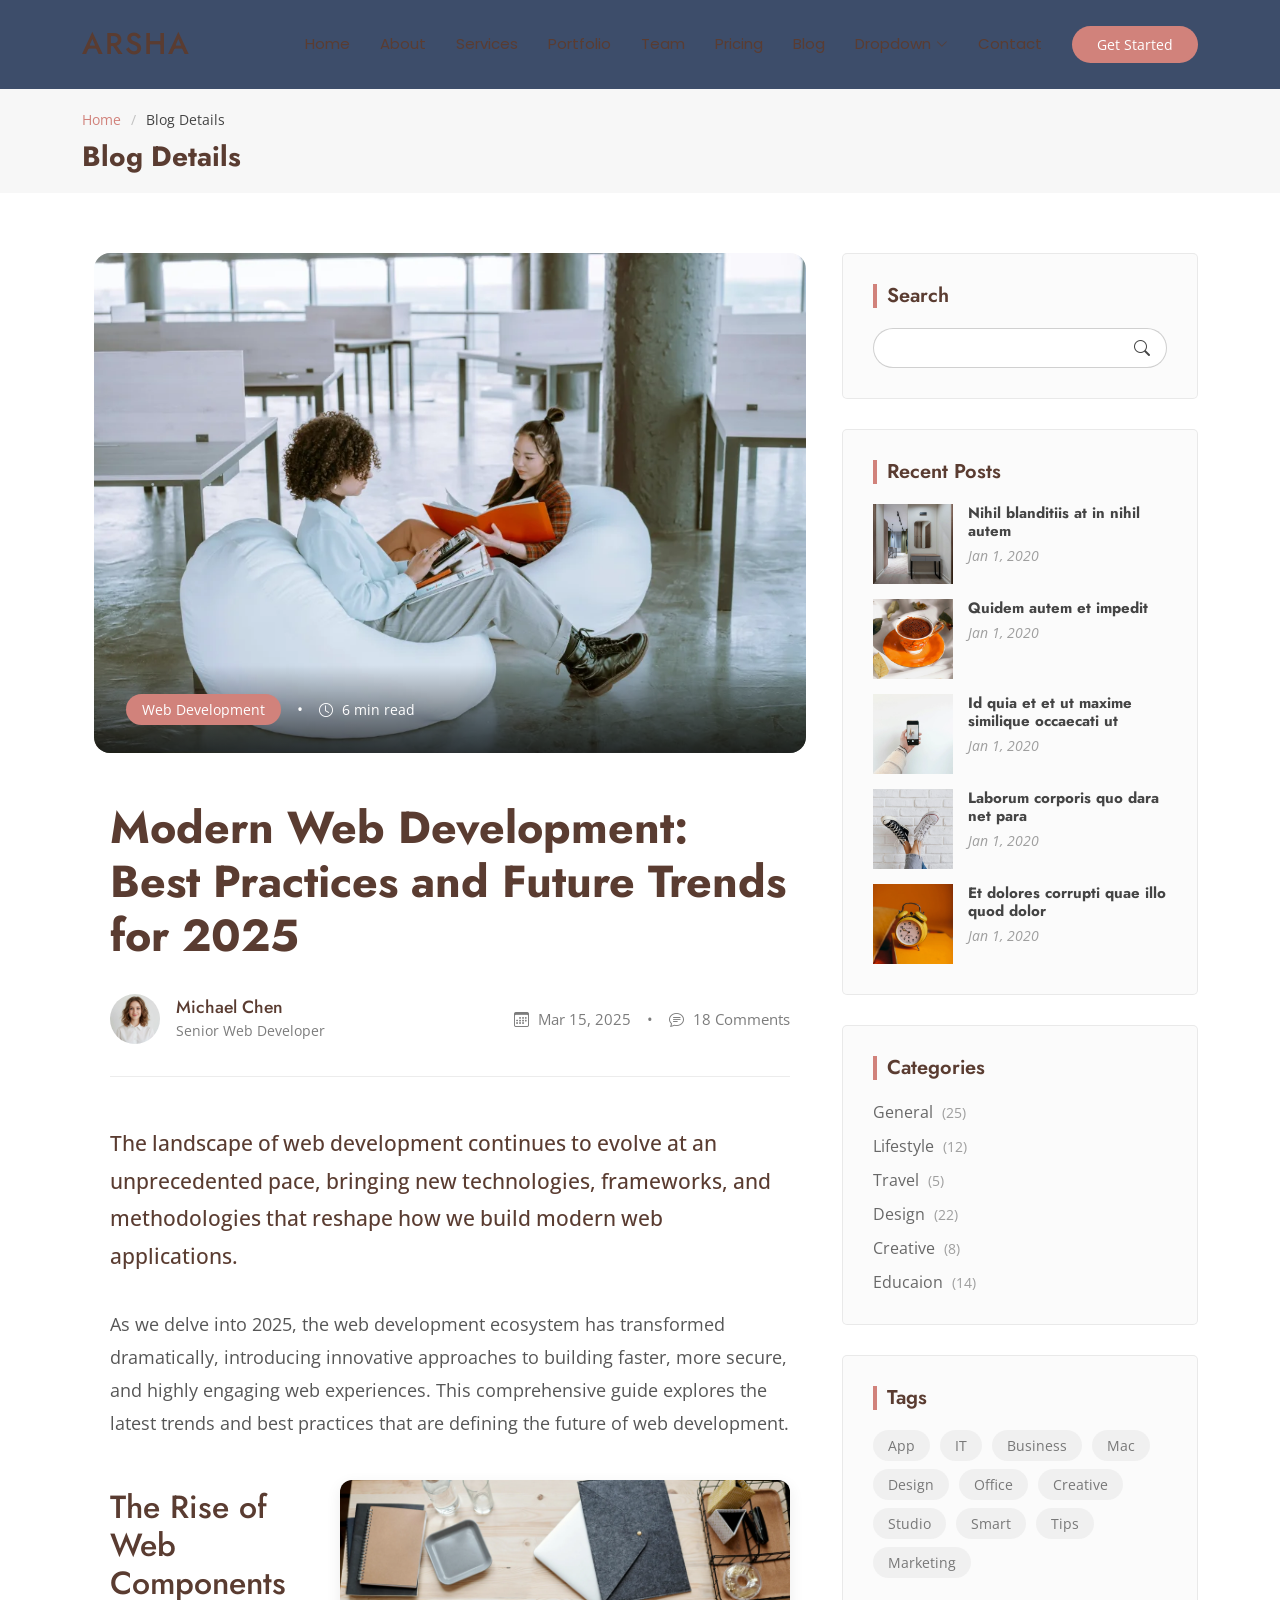
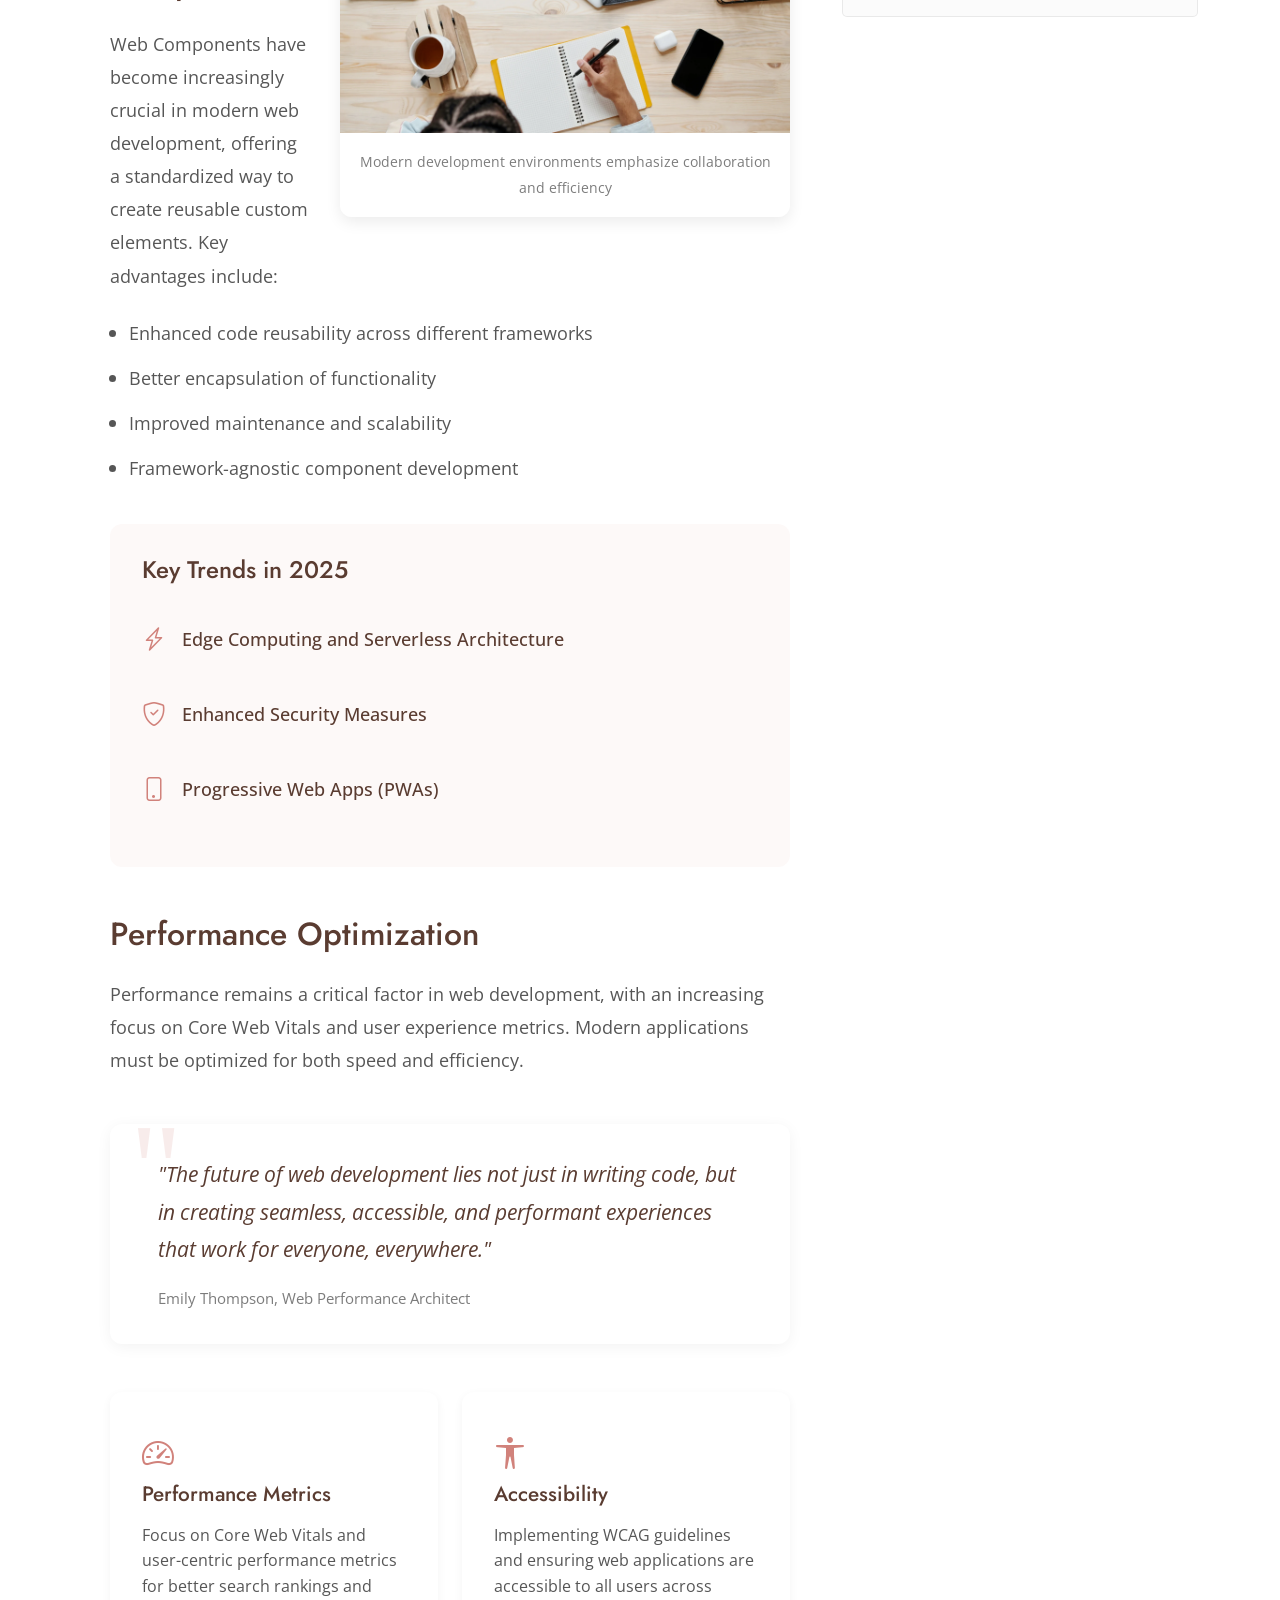
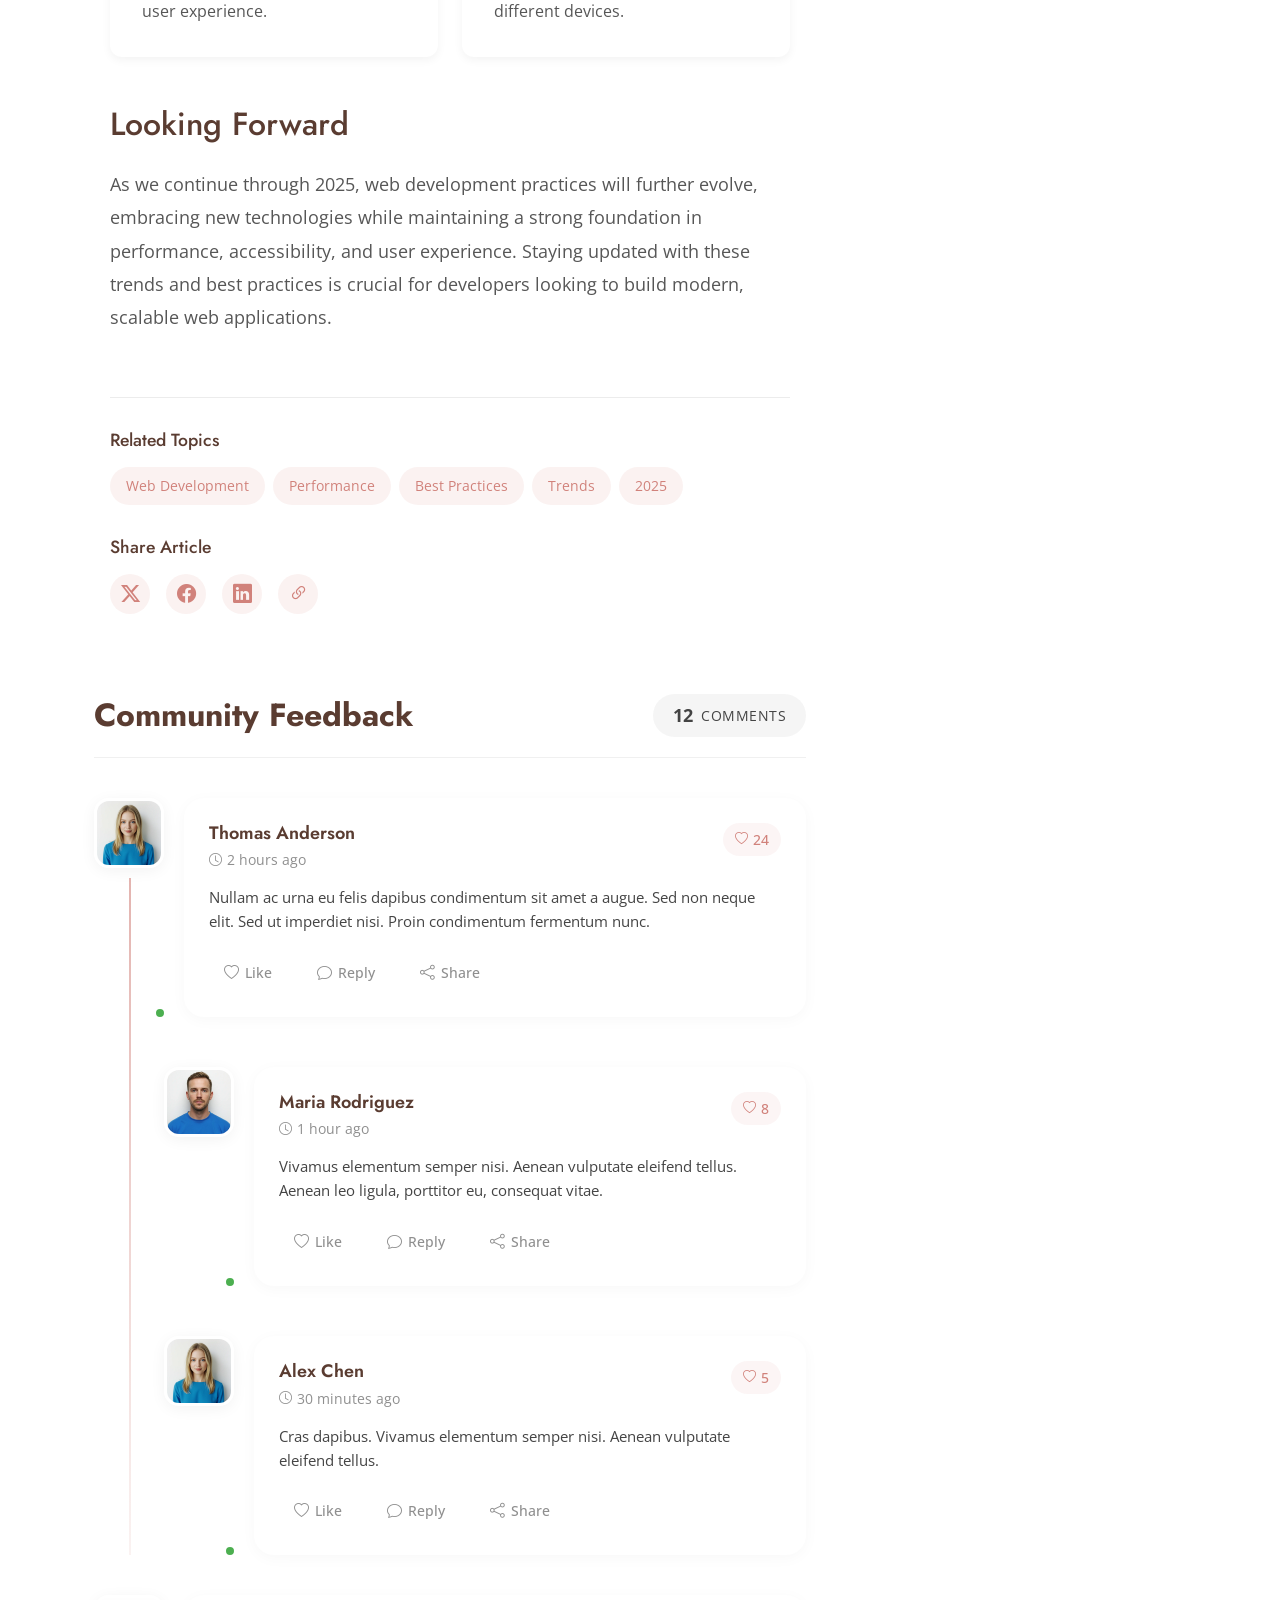
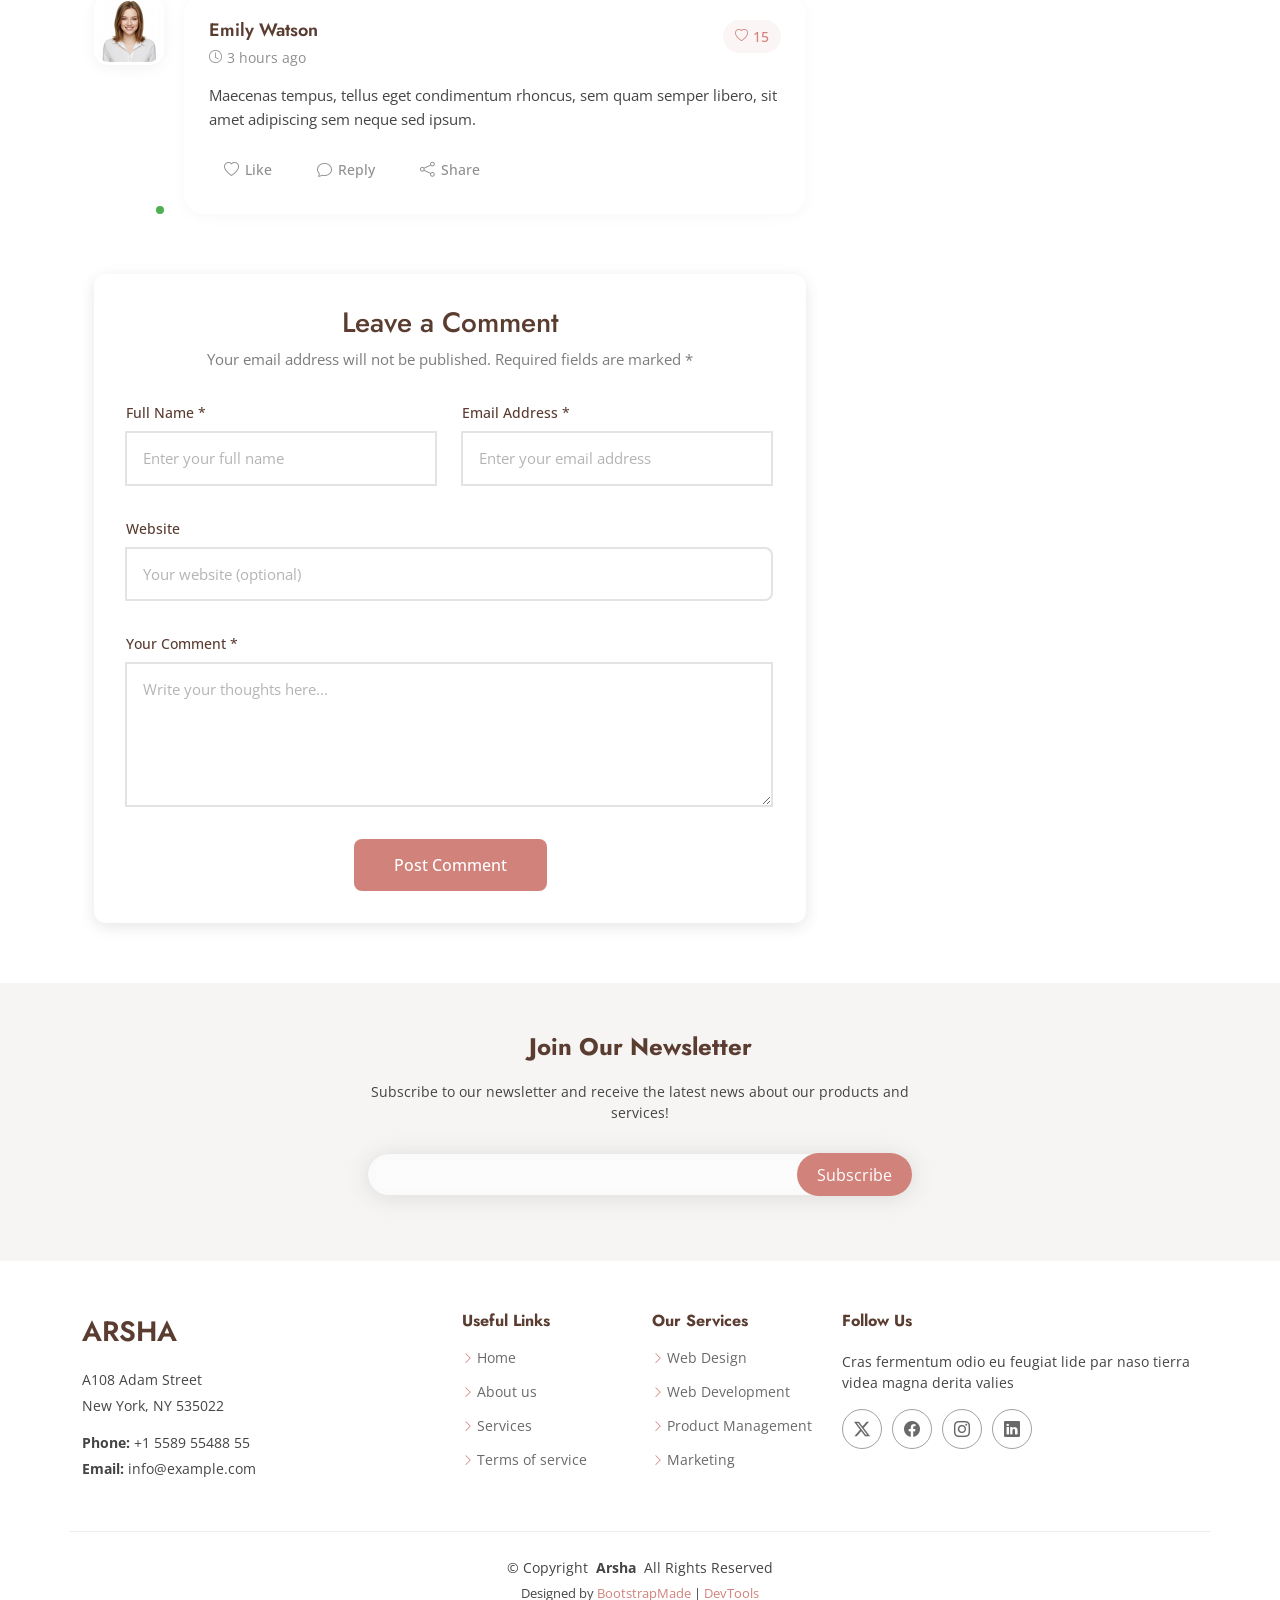
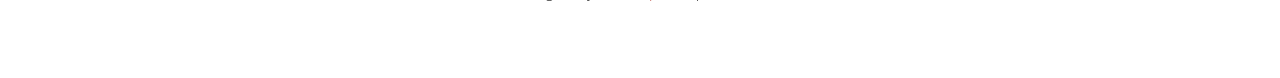
<file: tugas_ets/blog-details.html>
<!DOCTYPE html>
<html lang="en">

<head>
  <meta charset="utf-8">
  <meta content="width=device-width, initial-scale=1.0" name="viewport">
  <title>Blog Details - Arsha Bootstrap Template</title>
  <meta name="description" content="">
  <meta name="keywords" content="">

  <!-- Favicons -->
  <link href="assets/img/favicon.png" rel="icon">
  <link href="assets/img/apple-touch-icon.png" rel="apple-touch-icon">

  <!-- Fonts -->
  <link href="https://fonts.googleapis.com" rel="preconnect">
  <link href="https://fonts.gstatic.com" rel="preconnect" crossorigin>
  <link href="https://fonts.googleapis.com/css2?family=Open+Sans:ital,wght@0,300;0,400;0,500;0,600;0,700;0,800;1,300;1,400;1,500;1,600;1,700;1,800&family=Poppins:ital,wght@0,100;0,200;0,300;0,400;0,500;0,600;0,700;0,800;0,900;1,100;1,200;1,300;1,400;1,500;1,600;1,700;1,800;1,900&family=Jost:ital,wght@0,100;0,200;0,300;0,400;0,500;0,600;0,700;0,800;0,900;1,100;1,200;1,300;1,400;1,500;1,600;1,700;1,800;1,900&display=swap" rel="stylesheet">

  <!-- Vendor CSS Files -->
  <link href="assets/vendor/bootstrap/css/bootstrap.min.css" rel="stylesheet">
  <link href="assets/vendor/bootstrap-icons/bootstrap-icons.css" rel="stylesheet">
  <link href="assets/vendor/aos/aos.css" rel="stylesheet">
  <link href="assets/vendor/glightbox/css/glightbox.min.css" rel="stylesheet">
  <link href="assets/vendor/swiper/swiper-bundle.min.css" rel="stylesheet">

  <!-- Main CSS File -->
  <link href="assets/css/main.css" rel="stylesheet">

  <!-- =======================================================
  * Template Name: Arsha
  * Template URL: https://bootstrapmade.com/arsha-free-bootstrap-html-template-corporate/
  * Updated: Feb 22 2025 with Bootstrap v5.3.3
  * Author: BootstrapMade.com
  * License: https://bootstrapmade.com/license/
  ======================================================== -->
</head>

<body class="blog-details-page">

  <header id="header" class="header d-flex align-items-center sticky-top">
    <div class="container-fluid container-xl position-relative d-flex align-items-center">

      <a href="index.html" class="logo d-flex align-items-center me-auto">
        <!-- Uncomment the line below if you also wish to use an image logo -->
        <!-- <img src="assets/img/logo.webp" alt=""> -->
        <h1 class="sitename">Arsha</h1>
      </a>

      <nav id="navmenu" class="navmenu">
        <ul>
          <li><a href="#hero">Home</a></li>
          <li><a href="#about">About</a></li>
          <li><a href="#services">Services</a></li>
          <li><a href="#portfolio">Portfolio</a></li>
          <li><a href="#team">Team</a></li>
          <li><a href="#pricing">Pricing</a></li>
          <li><a href="blog.html">Blog</a></li>
          <li class="dropdown"><a href="#"><span>Dropdown</span> <i class="bi bi-chevron-down toggle-dropdown"></i></a>
            <ul>
              <li><a href="#">Dropdown 1</a></li>
              <li class="dropdown"><a href="#"><span>Deep Dropdown</span> <i class="bi bi-chevron-down toggle-dropdown"></i></a>
                <ul>
                  <li><a href="#">Deep Dropdown 1</a></li>
                  <li><a href="#">Deep Dropdown 2</a></li>
                  <li><a href="#">Deep Dropdown 3</a></li>
                  <li><a href="#">Deep Dropdown 4</a></li>
                  <li><a href="#">Deep Dropdown 5</a></li>
                </ul>
              </li>
              <li><a href="#">Dropdown 2</a></li>
              <li><a href="#">Dropdown 3</a></li>
              <li><a href="#">Dropdown 4</a></li>
            </ul>
          </li>
          <li><a href="#contact">Contact</a></li>
        </ul>
        <i class="mobile-nav-toggle d-xl-none bi bi-list"></i>
      </nav>

      <a class="btn-getstarted" href="#about">Get Started</a>

    </div>
  </header>

  <main class="main">

    <!-- Page Title -->
    <div class="page-title" data-aos="fade">
      <div class="container">
        <nav class="breadcrumbs">
          <ol>
            <li><a href="index.html">Home</a></li>
            <li class="current">Blog Details</li>
          </ol>
        </nav>
        <h1>Blog Details</h1>
      </div>
    </div><!-- End Page Title -->

    <div class="container">
      <div class="row">

        <div class="col-lg-8">

          <!-- Blog Details Section -->
          <section id="blog-details" class="blog-details section">
            <div class="container" data-aos="fade-up">

              <article class="article">

                <div class="hero-img" data-aos="zoom-in">
                  <img src="assets/img/blog/blog-post-3.webp" alt="Featured blog image" class="img-fluid" loading="lazy">
                  <div class="meta-overlay">
                    <div class="meta-categories">
                      <a href="#" class="category">Web Development</a>
                      <span class="divider">•</span>
                      <span class="reading-time"><i class="bi bi-clock"></i> 6 min read</span>
                    </div>
                  </div>
                </div>

                <div class="article-content" data-aos="fade-up" data-aos-delay="100">
                  <div class="content-header">
                    <h1 class="title">Modern Web Development: Best Practices and Future Trends for 2025</h1>

                    <div class="author-info">
                      <div class="author-details">
                        <img src="assets/img/person/person-f-8.webp" alt="Author" class="author-img">
                        <div class="info">
                          <h4>Michael Chen</h4>
                          <span class="role">Senior Web Developer</span>
                        </div>
                      </div>
                      <div class="post-meta">
                        <span class="date"><i class="bi bi-calendar3"></i> Mar 15, 2025</span>
                        <span class="divider">•</span>
                        <span class="comments"><i class="bi bi-chat-text"></i> 18 Comments</span>
                      </div>
                    </div>
                  </div>

                  <div class="content">
                    <p class="lead">
                      The landscape of web development continues to evolve at an unprecedented pace, bringing new technologies, frameworks, and methodologies that reshape how we build modern web applications.
                    </p>

                    <p>
                      As we delve into 2025, the web development ecosystem has transformed dramatically, introducing innovative approaches to building faster, more secure, and highly engaging web experiences. This comprehensive guide explores the latest trends and best practices that are defining the future of web development.
                    </p>

                    <div class="content-image right-aligned">
                      <img src="assets/img/blog/blog-hero-2.webp" class="img-fluid" alt="Modern web development tools" loading="lazy">
                      <figcaption>Modern development environments emphasize collaboration and efficiency</figcaption>
                    </div>

                    <h2>The Rise of Web Components</h2>
                    <p>
                      Web Components have become increasingly crucial in modern web development, offering a standardized way to create reusable custom elements. Key advantages include:
                    </p>
                    <ul>
                      <li>Enhanced code reusability across different frameworks</li>
                      <li>Better encapsulation of functionality</li>
                      <li>Improved maintenance and scalability</li>
                      <li>Framework-agnostic component development</li>
                    </ul>

                    <div class="highlight-box">
                      <h3>Key Trends in 2025</h3>
                      <ul class="trend-list">
                        <li>
                          <i class="bi bi-lightning-charge"></i>
                          <span>Edge Computing and Serverless Architecture</span>
                        </li>
                        <li>
                          <i class="bi bi-shield-check"></i>
                          <span>Enhanced Security Measures</span>
                        </li>
                        <li>
                          <i class="bi bi-phone"></i>
                          <span>Progressive Web Apps (PWAs)</span>
                        </li>
                      </ul>
                    </div>

                    <h2>Performance Optimization</h2>
                    <p>
                      Performance remains a critical factor in web development, with an increasing focus on Core Web Vitals and user experience metrics. Modern applications must be optimized for both speed and efficiency.
                    </p>

                    <blockquote>
                      <p>
                        "The future of web development lies not just in writing code, but in creating seamless, accessible, and performant experiences that work for everyone, everywhere."
                      </p>
                      <cite>Emily Thompson, Web Performance Architect</cite>
                    </blockquote>

                    <div class="content-grid">
                      <div class="row g-4">
                        <div class="col-md-6">
                          <div class="info-card">
                            <i class="bi bi-speedometer2"></i>
                            <h4>Performance Metrics</h4>
                            <p>Focus on Core Web Vitals and user-centric performance metrics for better search rankings and user experience.</p>
                          </div>
                        </div>
                        <div class="col-md-6">
                          <div class="info-card">
                            <i class="bi bi-universal-access"></i>
                            <h4>Accessibility</h4>
                            <p>Implementing WCAG guidelines and ensuring web applications are accessible to all users across different devices.</p>
                          </div>
                        </div>
                      </div>
                    </div>

                    <h2>Looking Forward</h2>
                    <p>
                      As we continue through 2025, web development practices will further evolve, embracing new technologies while maintaining a strong foundation in performance, accessibility, and user experience. Staying updated with these trends and best practices is crucial for developers looking to build modern, scalable web applications.
                    </p>
                  </div>

                  <div class="meta-bottom">
                    <div class="tags-section">
                      <h4>Related Topics</h4>
                      <div class="tags">
                        <a href="#" class="tag">Web Development</a>
                        <a href="#" class="tag">Performance</a>
                        <a href="#" class="tag">Best Practices</a>
                        <a href="#" class="tag">Trends</a>
                        <a href="#" class="tag">2025</a>
                      </div>
                    </div>

                    <div class="share-section">
                      <h4>Share Article</h4>
                      <div class="social-links">
                        <a href="#" class="twitter"><i class="bi bi-twitter-x"></i></a>
                        <a href="#" class="facebook"><i class="bi bi-facebook"></i></a>
                        <a href="#" class="linkedin"><i class="bi bi-linkedin"></i></a>
                        <a href="#" class="copy-link" title="Copy Link"><i class="bi bi-link-45deg"></i></a>
                      </div>
                    </div>
                  </div>
                </div>

              </article>

            </div>
          </section><!-- /Blog Details Section -->

          <!-- Blog Comments Section -->
          <section id="blog-comments" class="blog-comments section">

            <div class="container" data-aos="fade-up" data-aos-delay="100">

              <div class="blog-comments-4">
                <div class="comments-header">
                  <h3 class="title">Community Feedback</h3>
                  <div class="comments-stats">
                    <span class="count">12</span>
                    <span class="label">Comments</span>
                  </div>
                </div>

                <div class="comments-container">
                  <!-- Comment #1 -->
                  <div class="comment-thread">
                    <div class="comment-box">
                      <div class="comment-wrapper">
                        <div class="avatar-wrapper">
                          <img src="assets/img/person/person-f-9.webp" alt="Avatar" loading="lazy">
                          <span class="status-indicator"></span>
                        </div>

                        <div class="comment-content">
                          <div class="comment-header">
                            <div class="user-info">
                              <h4>Thomas Anderson</h4>
                              <span class="time-badge">
                                <i class="bi bi-clock"></i>
                                2 hours ago
                              </span>
                            </div>
                            <div class="engagement">
                              <span class="likes">
                                <i class="bi bi-heart"></i>
                                24
                              </span>
                            </div>
                          </div>

                          <div class="comment-body">
                            <p>Nullam ac urna eu felis dapibus condimentum sit amet a augue. Sed non neque elit. Sed ut imperdiet nisi. Proin condimentum fermentum nunc.</p>
                          </div>

                          <div class="comment-actions">
                            <button class="action-btn like-btn" aria-label="Like comment">
                              <i class="bi bi-heart"></i>
                              <span>Like</span>
                            </button>
                            <button class="action-btn reply-btn" aria-label="Reply to comment">
                              <i class="bi bi-chat"></i>
                              <span>Reply</span>
                            </button>
                            <button class="action-btn share-btn" aria-label="Share comment">
                              <i class="bi bi-share"></i>
                              <span>Share</span>
                            </button>
                          </div>
                        </div>
                      </div>
                    </div>

                    <!-- Replies Container -->
                    <div class="replies-container">
                      <!-- Reply #1 -->
                      <div class="comment-box reply">
                        <div class="comment-wrapper">
                          <div class="avatar-wrapper">
                            <img src="assets/img/person/person-m-9.webp" alt="Avatar" loading="lazy">
                            <span class="status-indicator"></span>
                          </div>

                          <div class="comment-content">
                            <div class="comment-header">
                              <div class="user-info">
                                <h4>Maria Rodriguez</h4>
                                <span class="time-badge">
                                  <i class="bi bi-clock"></i>
                                  1 hour ago
                                </span>
                              </div>
                              <div class="engagement">
                                <span class="likes">
                                  <i class="bi bi-heart"></i>
                                  8
                                </span>
                              </div>
                            </div>

                            <div class="comment-body">
                              <p>Vivamus elementum semper nisi. Aenean vulputate eleifend tellus. Aenean leo ligula, porttitor eu, consequat vitae.</p>
                            </div>

                            <div class="comment-actions">
                              <button class="action-btn like-btn" aria-label="Like comment">
                                <i class="bi bi-heart"></i>
                                <span>Like</span>
                              </button>
                              <button class="action-btn reply-btn" aria-label="Reply to comment">
                                <i class="bi bi-chat"></i>
                                <span>Reply</span>
                              </button>
                              <button class="action-btn share-btn" aria-label="Share comment">
                                <i class="bi bi-share"></i>
                                <span>Share</span>
                              </button>
                            </div>
                          </div>
                        </div>
                      </div>

                      <!-- Reply #2 -->
                      <div class="comment-box reply">
                        <div class="comment-wrapper">
                          <div class="avatar-wrapper">
                            <img src="assets/img/person/person-f-9.webp" alt="Avatar" loading="lazy">
                            <span class="status-indicator"></span>
                          </div>

                          <div class="comment-content">
                            <div class="comment-header">
                              <div class="user-info">
                                <h4>Alex Chen</h4>
                                <span class="time-badge">
                                  <i class="bi bi-clock"></i>
                                  30 minutes ago
                                </span>
                              </div>
                              <div class="engagement">
                                <span class="likes">
                                  <i class="bi bi-heart"></i>
                                  5
                                </span>
                              </div>
                            </div>

                            <div class="comment-body">
                              <p>Cras dapibus. Vivamus elementum semper nisi. Aenean vulputate eleifend tellus.</p>
                            </div>

                            <div class="comment-actions">
                              <button class="action-btn like-btn" aria-label="Like comment">
                                <i class="bi bi-heart"></i>
                                <span>Like</span>
                              </button>
                              <button class="action-btn reply-btn" aria-label="Reply to comment">
                                <i class="bi bi-chat"></i>
                                <span>Reply</span>
                              </button>
                              <button class="action-btn share-btn" aria-label="Share comment">
                                <i class="bi bi-share"></i>
                                <span>Share</span>
                              </button>
                            </div>
                          </div>
                        </div>
                      </div>
                    </div>
                  </div>

                  <!-- Comment #2 -->
                  <div class="comment-thread">
                    <div class="comment-box">
                      <div class="comment-wrapper">
                        <div class="avatar-wrapper">
                          <img src="assets/img/person/person-f-7.webp" alt="Avatar" loading="lazy">
                          <span class="status-indicator"></span>
                        </div>

                        <div class="comment-content">
                          <div class="comment-header">
                            <div class="user-info">
                              <h4>Emily Watson</h4>
                              <span class="time-badge">
                                <i class="bi bi-clock"></i>
                                3 hours ago
                              </span>
                            </div>
                            <div class="engagement">
                              <span class="likes">
                                <i class="bi bi-heart"></i>
                                15
                              </span>
                            </div>
                          </div>

                          <div class="comment-body">
                            <p>Maecenas tempus, tellus eget condimentum rhoncus, sem quam semper libero, sit amet adipiscing sem neque sed ipsum.</p>
                          </div>

                          <div class="comment-actions">
                            <button class="action-btn like-btn" aria-label="Like comment">
                              <i class="bi bi-heart"></i>
                              <span>Like</span>
                            </button>
                            <button class="action-btn reply-btn" aria-label="Reply to comment">
                              <i class="bi bi-chat"></i>
                              <span>Reply</span>
                            </button>
                            <button class="action-btn share-btn" aria-label="Share comment">
                              <i class="bi bi-share"></i>
                              <span>Share</span>
                            </button>
                          </div>
                        </div>
                      </div>
                    </div>
                  </div>
                </div>
              </div>

            </div>

          </section><!-- /Blog Comments Section -->

          <!-- Blog Comment Form Section -->
          <section id="blog-comment-form" class="blog-comment-form section">

            <div class="container" data-aos="fade-up" data-aos-delay="100">

              <form method="post" role="form">

                <div class="form-header">
                  <h3>Leave a Comment</h3>
                  <p>Your email address will not be published. Required fields are marked *</p>
                </div>

                <div class="row gy-3">
                  <div class="col-md-6">
                    <div class="input-group">
                      <label for="name">Full Name *</label>
                      <input type="text" name="name" id="name" placeholder="Enter your full name" required="">
                      <span class="error-text">Please enter your name</span>
                    </div>
                  </div>

                  <div class="col-md-6">
                    <div class="input-group">
                      <label for="email">Email Address *</label>
                      <input type="email" name="email" id="email" placeholder="Enter your email address" required="">
                      <span class="error-text">Please enter a valid email address</span>
                    </div>
                  </div>

                  <div class="col-12">
                    <div class="input-group">
                      <label for="website">Website</label>
                      <input type="url" name="website" id="website" placeholder="Your website (optional)">
                    </div>
                  </div>

                  <div class="col-12">
                    <div class="input-group">
                      <label for="comment">Your Comment *</label>
                      <textarea name="comment" id="comment" rows="5" placeholder="Write your thoughts here..." required=""></textarea>
                      <span class="error-text">Please enter your comment</span>
                    </div>
                  </div>

                  <div class="col-12 text-center">
                    <button type="submit">Post Comment</button>
                  </div>
                </div>

              </form>

            </div>

          </section><!-- /Blog Comment Form Section -->

        </div>

        <div class="col-lg-4 sidebar">

          <div class="widgets-container" data-aos="fade-up" data-aos-delay="200">

            <!-- Search Widget -->
            <div class="search-widget widget-item">

              <h3 class="widget-title">Search</h3>
              <form action="">
                <input type="text">
                <button type="submit" title="Search"><i class="bi bi-search"></i></button>
              </form>

            </div><!--/Search Widget -->

            <!-- Recent Posts Widget -->
            <div class="recent-posts-widget widget-item">

              <h3 class="widget-title">Recent Posts</h3>

              <div class="post-item">
                <img src="assets/img/blog/blog-post-square-1.webp" alt="" class="flex-shrink-0">
                <div>
                  <h4><a href="blog-details.html">Nihil blanditiis at in nihil autem</a></h4>
                  <time datetime="2020-01-01">Jan 1, 2020</time>
                </div>
              </div><!-- End recent post item-->

              <div class="post-item">
                <img src="assets/img/blog/blog-post-square-2.webp" alt="" class="flex-shrink-0">
                <div>
                  <h4><a href="blog-details.html">Quidem autem et impedit</a></h4>
                  <time datetime="2020-01-01">Jan 1, 2020</time>
                </div>
              </div><!-- End recent post item-->

              <div class="post-item">
                <img src="assets/img/blog/blog-post-square-3.webp" alt="" class="flex-shrink-0">
                <div>
                  <h4><a href="blog-details.html">Id quia et et ut maxime similique occaecati ut</a></h4>
                  <time datetime="2020-01-01">Jan 1, 2020</time>
                </div>
              </div><!-- End recent post item-->

              <div class="post-item">
                <img src="assets/img/blog/blog-post-square-4.webp" alt="" class="flex-shrink-0">
                <div>
                  <h4><a href="blog-details.html">Laborum corporis quo dara net para</a></h4>
                  <time datetime="2020-01-01">Jan 1, 2020</time>
                </div>
              </div><!-- End recent post item-->

              <div class="post-item">
                <img src="assets/img/blog/blog-post-square-5.webp" alt="" class="flex-shrink-0">
                <div>
                  <h4><a href="blog-details.html">Et dolores corrupti quae illo quod dolor</a></h4>
                  <time datetime="2020-01-01">Jan 1, 2020</time>
                </div>
              </div><!-- End recent post item-->

            </div><!--/Recent Posts Widget -->

            <!-- Categories Widget -->
            <div class="categories-widget widget-item">

              <h3 class="widget-title">Categories</h3>
              <ul class="mt-3">
                <li><a href="#">General <span>(25)</span></a></li>
                <li><a href="#">Lifestyle <span>(12)</span></a></li>
                <li><a href="#">Travel <span>(5)</span></a></li>
                <li><a href="#">Design <span>(22)</span></a></li>
                <li><a href="#">Creative <span>(8)</span></a></li>
                <li><a href="#">Educaion <span>(14)</span></a></li>
              </ul>

            </div><!--/Categories Widget -->

            <!-- Tags Widget -->
            <div class="tags-widget widget-item">

              <h3 class="widget-title">Tags</h3>
              <ul>
                <li><a href="#">App</a></li>
                <li><a href="#">IT</a></li>
                <li><a href="#">Business</a></li>
                <li><a href="#">Mac</a></li>
                <li><a href="#">Design</a></li>
                <li><a href="#">Office</a></li>
                <li><a href="#">Creative</a></li>
                <li><a href="#">Studio</a></li>
                <li><a href="#">Smart</a></li>
                <li><a href="#">Tips</a></li>
                <li><a href="#">Marketing</a></li>
              </ul>

            </div><!--/Tags Widget -->

          </div>

        </div>

      </div>
    </div>

  </main>

  <footer id="footer" class="footer">

    <div class="footer-newsletter">
      <div class="container">
        <div class="row justify-content-center text-center">
          <div class="col-lg-6">
            <h4>Join Our Newsletter</h4>
            <p>Subscribe to our newsletter and receive the latest news about our products and services!</p>
            <form action="forms/newsletter.php" method="post" class="php-email-form">
              <div class="newsletter-form"><input type="email" name="email"><input type="submit" value="Subscribe"></div>
              <div class="loading">Loading</div>
              <div class="error-message"></div>
              <div class="sent-message">Your subscription request has been sent. Thank you!</div>
            </form>
          </div>
        </div>
      </div>
    </div>

    <div class="container footer-top">
      <div class="row gy-4">
        <div class="col-lg-4 col-md-6 footer-about">
          <a href="index.html" class="d-flex align-items-center">
            <span class="sitename">Arsha</span>
          </a>
          <div class="footer-contact pt-3">
            <p>A108 Adam Street</p>
            <p>New York, NY 535022</p>
            <p class="mt-3"><strong>Phone:</strong> <span>+1 5589 55488 55</span></p>
            <p><strong>Email:</strong> <span>info@example.com</span></p>
          </div>
        </div>

        <div class="col-lg-2 col-md-3 footer-links">
          <h4>Useful Links</h4>
          <ul>
            <li><i class="bi bi-chevron-right"></i> <a href="#">Home</a></li>
            <li><i class="bi bi-chevron-right"></i> <a href="#">About us</a></li>
            <li><i class="bi bi-chevron-right"></i> <a href="#">Services</a></li>
            <li><i class="bi bi-chevron-right"></i> <a href="#">Terms of service</a></li>
          </ul>
        </div>

        <div class="col-lg-2 col-md-3 footer-links">
          <h4>Our Services</h4>
          <ul>
            <li><i class="bi bi-chevron-right"></i> <a href="#">Web Design</a></li>
            <li><i class="bi bi-chevron-right"></i> <a href="#">Web Development</a></li>
            <li><i class="bi bi-chevron-right"></i> <a href="#">Product Management</a></li>
            <li><i class="bi bi-chevron-right"></i> <a href="#">Marketing</a></li>
          </ul>
        </div>

        <div class="col-lg-4 col-md-12">
          <h4>Follow Us</h4>
          <p>Cras fermentum odio eu feugiat lide par naso tierra videa magna derita valies</p>
          <div class="social-links d-flex">
            <a href=""><i class="bi bi-twitter-x"></i></a>
            <a href=""><i class="bi bi-facebook"></i></a>
            <a href=""><i class="bi bi-instagram"></i></a>
            <a href=""><i class="bi bi-linkedin"></i></a>
          </div>
        </div>

      </div>
    </div>

    <div class="container copyright text-center mt-4">
      <p>© <span>Copyright</span> <strong class="px-1 sitename">Arsha</strong> <span>All Rights Reserved</span></p>
      <div class="credits">
        <!-- All the links in the footer should remain intact. -->
        <!-- You can delete the links only if you've purchased the pro version. -->
        <!-- Licensing information: https://bootstrapmade.com/license/ -->
        <!-- Purchase the pro version with working PHP/AJAX contact form: [buy-url] -->
        Designed by <a href="https://bootstrapmade.com/">BootstrapMade</a> | <a href="https://bootstrapmade.com/tools/">DevTools</a>
      </div>
    </div>

  </footer>

  <!-- Scroll Top -->
  <a href="#" id="scroll-top" class="scroll-top d-flex align-items-center justify-content-center"><i class="bi bi-arrow-up-short"></i></a>

  <!-- Preloader -->
  <div id="preloader"></div>

  <!-- Vendor JS Files -->
  <script src="assets/vendor/bootstrap/js/bootstrap.bundle.min.js"></script>
  <script src="assets/vendor/php-email-form/validate.js"></script>
  <script src="assets/vendor/aos/aos.js"></script>
  <script src="assets/vendor/glightbox/js/glightbox.min.js"></script>
  <script src="assets/vendor/swiper/swiper-bundle.min.js"></script>
  <script src="assets/vendor/waypoints/noframework.waypoints.js"></script>
  <script src="assets/vendor/imagesloaded/imagesloaded.pkgd.min.js"></script>
  <script src="assets/vendor/isotope-layout/isotope.pkgd.min.js"></script>

  <!-- Main JS File -->
  <script src="assets/js/main.js"></script>

</body>

</html>
</file>
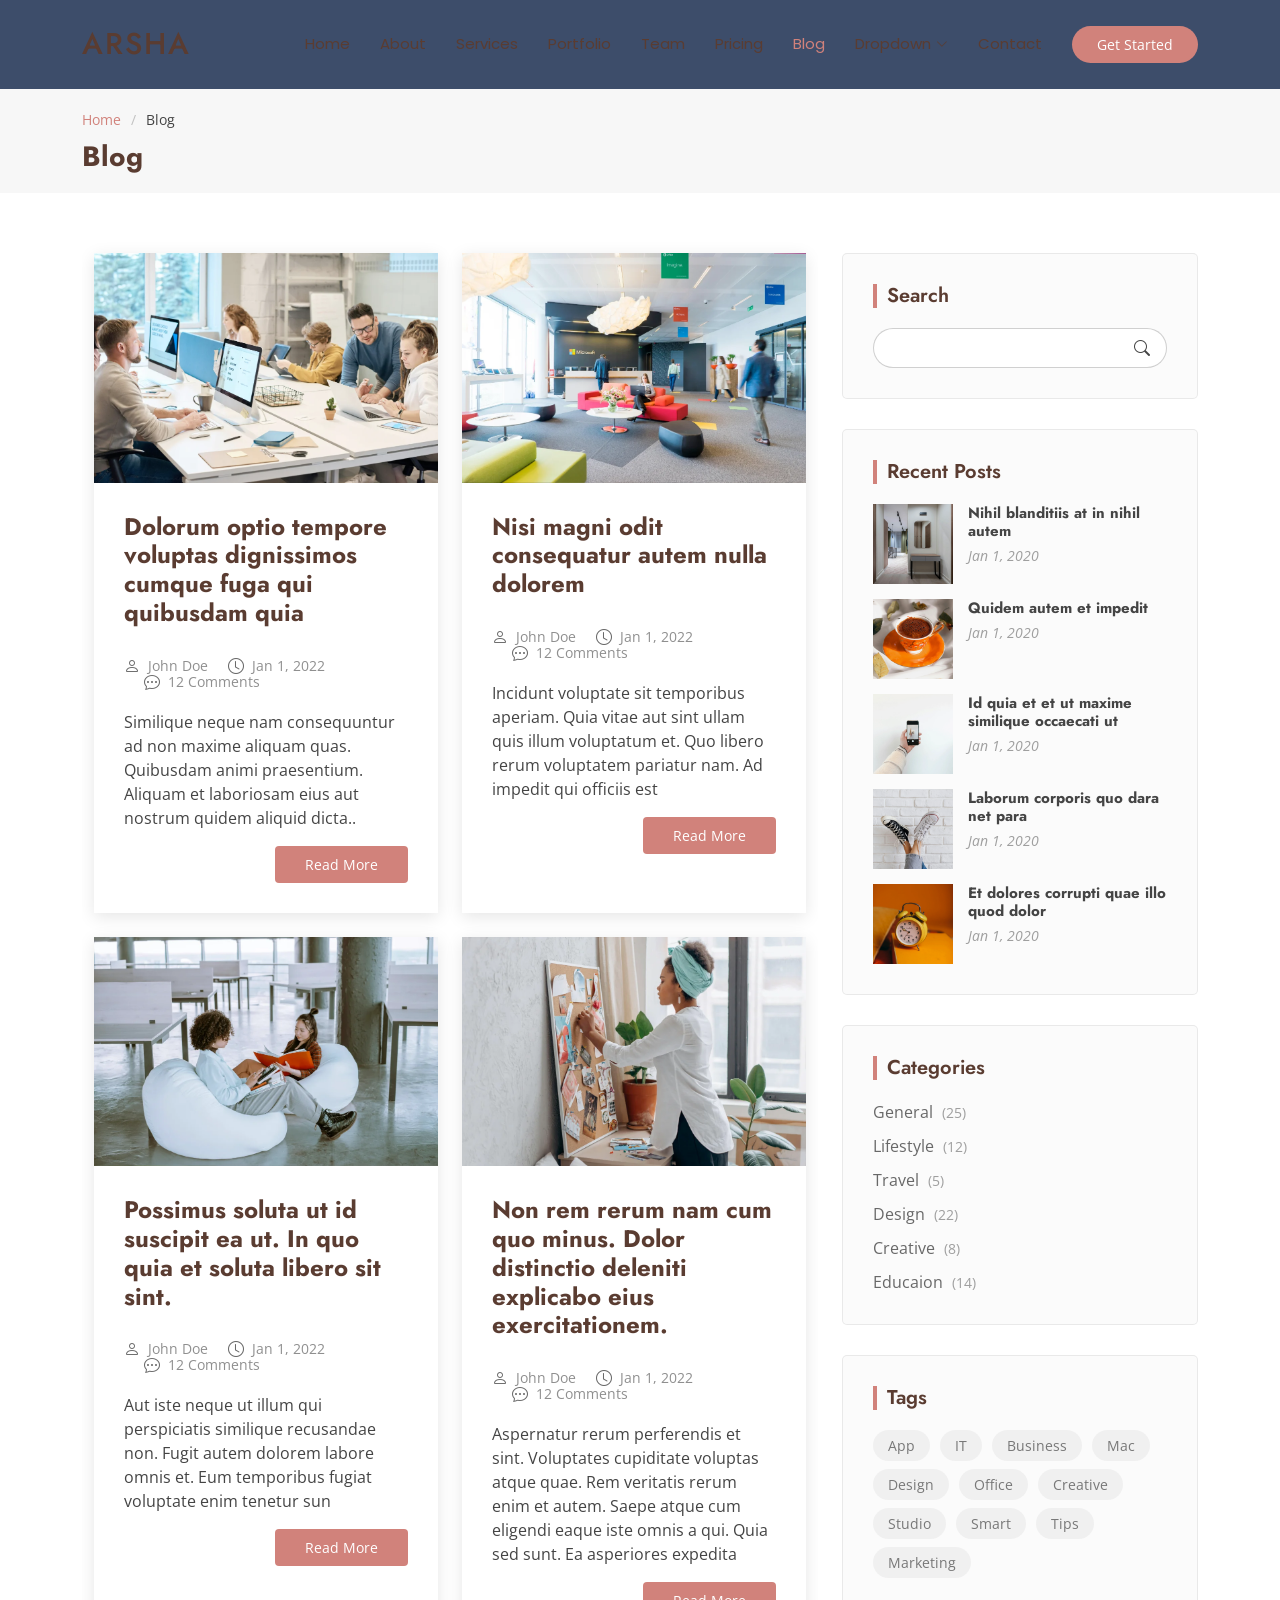
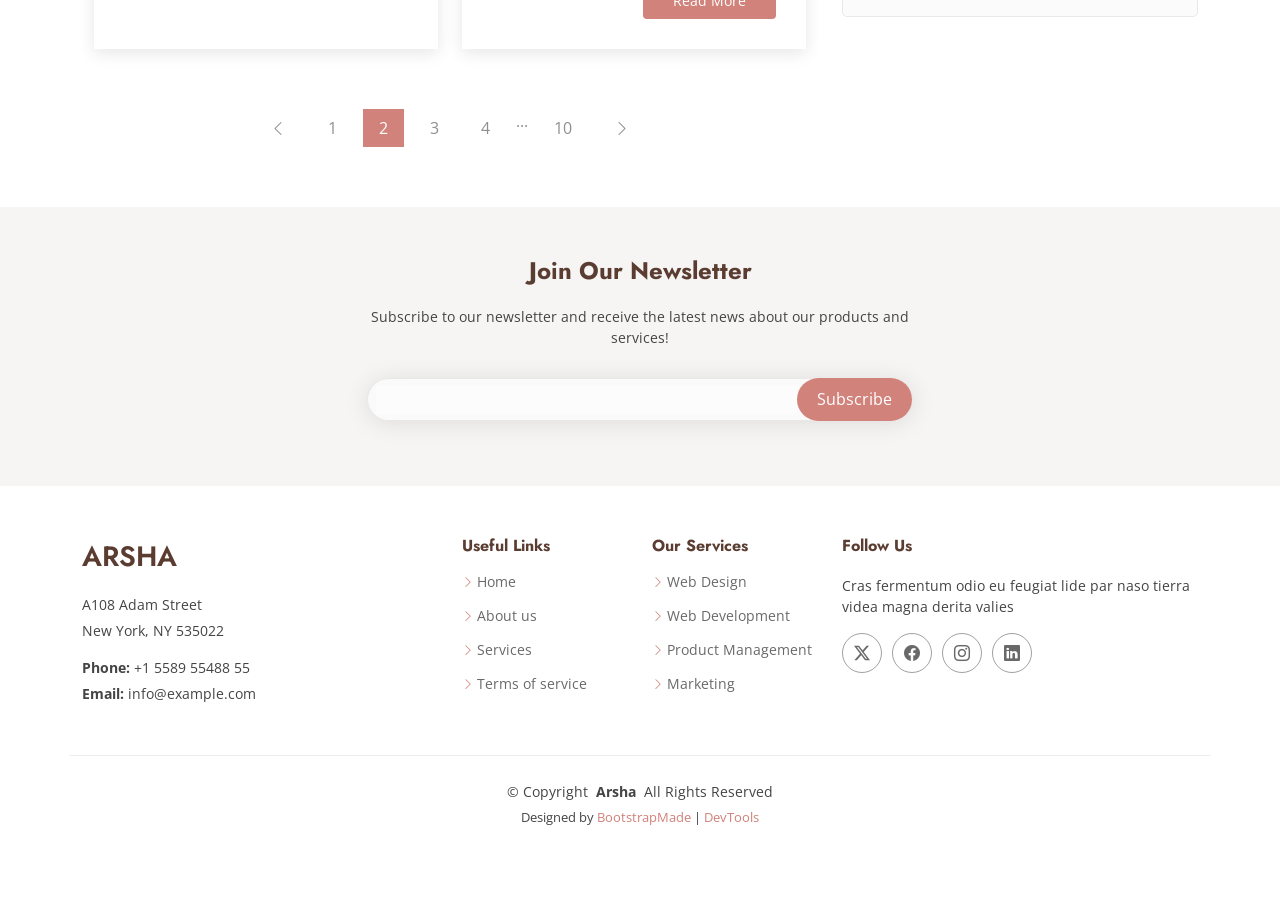
<file: tugas_ets/blog.html>
<!DOCTYPE html>
<html lang="en">

<head>
  <meta charset="utf-8">
  <meta content="width=device-width, initial-scale=1.0" name="viewport">
  <title>Blog - Arsha Bootstrap Template</title>
  <meta name="description" content="">
  <meta name="keywords" content="">

  <!-- Favicons -->
  <link href="assets/img/favicon.png" rel="icon">
  <link href="assets/img/apple-touch-icon.png" rel="apple-touch-icon">

  <!-- Fonts -->
  <link href="https://fonts.googleapis.com" rel="preconnect">
  <link href="https://fonts.gstatic.com" rel="preconnect" crossorigin>
  <link href="https://fonts.googleapis.com/css2?family=Open+Sans:ital,wght@0,300;0,400;0,500;0,600;0,700;0,800;1,300;1,400;1,500;1,600;1,700;1,800&family=Poppins:ital,wght@0,100;0,200;0,300;0,400;0,500;0,600;0,700;0,800;0,900;1,100;1,200;1,300;1,400;1,500;1,600;1,700;1,800;1,900&family=Jost:ital,wght@0,100;0,200;0,300;0,400;0,500;0,600;0,700;0,800;0,900;1,100;1,200;1,300;1,400;1,500;1,600;1,700;1,800;1,900&display=swap" rel="stylesheet">

  <!-- Vendor CSS Files -->
  <link href="assets/vendor/bootstrap/css/bootstrap.min.css" rel="stylesheet">
  <link href="assets/vendor/bootstrap-icons/bootstrap-icons.css" rel="stylesheet">
  <link href="assets/vendor/aos/aos.css" rel="stylesheet">
  <link href="assets/vendor/glightbox/css/glightbox.min.css" rel="stylesheet">
  <link href="assets/vendor/swiper/swiper-bundle.min.css" rel="stylesheet">

  <!-- Main CSS File -->
  <link href="assets/css/main.css" rel="stylesheet">

  <!-- =======================================================
  * Template Name: Arsha
  * Template URL: https://bootstrapmade.com/arsha-free-bootstrap-html-template-corporate/
  * Updated: Feb 22 2025 with Bootstrap v5.3.3
  * Author: BootstrapMade.com
  * License: https://bootstrapmade.com/license/
  ======================================================== -->
</head>

<body class="blog-page">

  <header id="header" class="header d-flex align-items-center sticky-top">
    <div class="container-fluid container-xl position-relative d-flex align-items-center">

      <a href="index.html" class="logo d-flex align-items-center me-auto">
        <!-- Uncomment the line below if you also wish to use an image logo -->
        <!-- <img src="assets/img/logo.webp" alt=""> -->
        <h1 class="sitename">Arsha</h1>
      </a>

      <nav id="navmenu" class="navmenu">
        <ul>
          <li><a href="#hero">Home</a></li>
          <li><a href="#about">About</a></li>
          <li><a href="#services">Services</a></li>
          <li><a href="#portfolio">Portfolio</a></li>
          <li><a href="#team">Team</a></li>
          <li><a href="#pricing">Pricing</a></li>
          <li><a href="blog.html" class="active">Blog</a></li>
          <li class="dropdown"><a href="#"><span>Dropdown</span> <i class="bi bi-chevron-down toggle-dropdown"></i></a>
            <ul>
              <li><a href="#">Dropdown 1</a></li>
              <li class="dropdown"><a href="#"><span>Deep Dropdown</span> <i class="bi bi-chevron-down toggle-dropdown"></i></a>
                <ul>
                  <li><a href="#">Deep Dropdown 1</a></li>
                  <li><a href="#">Deep Dropdown 2</a></li>
                  <li><a href="#">Deep Dropdown 3</a></li>
                  <li><a href="#">Deep Dropdown 4</a></li>
                  <li><a href="#">Deep Dropdown 5</a></li>
                </ul>
              </li>
              <li><a href="#">Dropdown 2</a></li>
              <li><a href="#">Dropdown 3</a></li>
              <li><a href="#">Dropdown 4</a></li>
            </ul>
          </li>
          <li><a href="#contact">Contact</a></li>
        </ul>
        <i class="mobile-nav-toggle d-xl-none bi bi-list"></i>
      </nav>

      <a class="btn-getstarted" href="#about">Get Started</a>

    </div>
  </header>

  <main class="main">

    <!-- Page Title -->
    <div class="page-title" data-aos="fade">
      <div class="container">
        <nav class="breadcrumbs">
          <ol>
            <li><a href="index.html">Home</a></li>
            <li class="current">Blog</li>
          </ol>
        </nav>
        <h1>Blog</h1>
      </div>
    </div><!-- End Page Title -->

    <div class="container">
      <div class="row">

        <div class="col-lg-8">

          <!-- Blog Posts Section -->
          <section id="blog-posts" class="blog-posts section">

            <div class="container" data-aos="fade-up" data-aos-delay="100">

              <div class="row gy-4">

                <div class="col-lg-6">
                  <article>

                    <div class="post-img">
                      <img src="assets/img/blog/blog-post-1.webp" alt="" class="img-fluid">
                    </div>

                    <h2 class="title">
                      <a href="blog-details.html">Dolorum optio tempore voluptas dignissimos cumque fuga qui quibusdam quia</a>
                    </h2>

                    <div class="meta-top">
                      <ul>
                        <li class="d-flex align-items-center"><i class="bi bi-person"></i> <a href="blog-details.html">John Doe</a></li>
                        <li class="d-flex align-items-center"><i class="bi bi-clock"></i> <a href="blog-details.html"><time datetime="2022-01-01">Jan 1, 2022</time></a></li>
                        <li class="d-flex align-items-center"><i class="bi bi-chat-dots"></i> <a href="blog-details.html">12 Comments</a></li>
                      </ul>
                    </div>

                    <div class="content">
                      <p>
                        Similique neque nam consequuntur ad non maxime aliquam quas. Quibusdam animi praesentium. Aliquam et laboriosam eius aut nostrum quidem aliquid dicta..
                      </p>

                      <div class="read-more">
                        <a href="blog-details.html">Read More</a>
                      </div>
                    </div>

                  </article>
                </div><!-- End post list item -->

                <div class="col-lg-6">

                  <article>

                    <div class="post-img">
                      <img src="assets/img/blog/blog-post-2.webp" alt="" class="img-fluid">
                    </div>

                    <h2 class="title">
                      <a href="blog-details.html">Nisi magni odit consequatur autem nulla dolorem</a>
                    </h2>

                    <div class="meta-top">
                      <ul>
                        <li class="d-flex align-items-center"><i class="bi bi-person"></i> <a href="blog-details.html">John Doe</a></li>
                        <li class="d-flex align-items-center"><i class="bi bi-clock"></i> <a href="blog-details.html"><time datetime="2022-01-01">Jan 1, 2022</time></a></li>
                        <li class="d-flex align-items-center"><i class="bi bi-chat-dots"></i> <a href="blog-details.html">12 Comments</a></li>
                      </ul>
                    </div>

                    <div class="content">
                      <p>
                        Incidunt voluptate sit temporibus aperiam. Quia vitae aut sint ullam quis illum voluptatum et. Quo libero rerum voluptatem pariatur nam.
                        Ad impedit qui officiis est</p>
                      <div class="read-more">
                        <a href="blog-details.html">Read More</a>
                      </div>
                    </div>

                  </article>

                </div><!-- End post list item -->

                <div class="col-lg-6">

                  <article>

                    <div class="post-img">
                      <img src="assets/img/blog/blog-post-3.webp" alt="" class="img-fluid">
                    </div>

                    <h2 class="title">
                      <a href="blog-details.html">Possimus soluta ut id suscipit ea ut. In quo quia et soluta libero sit sint.</a>
                    </h2>

                    <div class="meta-top">
                      <ul>
                        <li class="d-flex align-items-center"><i class="bi bi-person"></i> <a href="blog-details.html">John Doe</a></li>
                        <li class="d-flex align-items-center"><i class="bi bi-clock"></i> <a href="blog-details.html"><time datetime="2022-01-01">Jan 1, 2022</time></a></li>
                        <li class="d-flex align-items-center"><i class="bi bi-chat-dots"></i> <a href="blog-details.html">12 Comments</a></li>
                      </ul>
                    </div>

                    <div class="content">
                      <p>
                        Aut iste neque ut illum qui perspiciatis similique recusandae non. Fugit autem dolorem labore omnis et. Eum temporibus fugiat voluptate enim tenetur sun</p>
                      <div class="read-more">
                        <a href="blog-details.html">Read More</a>
                      </div>
                    </div>

                  </article>

                </div><!-- End post list item -->

                <div class="col-lg-6">

                  <article>

                    <div class="post-img">
                      <img src="assets/img/blog/blog-post-4.webp" alt="" class="img-fluid">
                    </div>

                    <h2 class="title">
                      <a href="blog-details.html">Non rem rerum nam cum quo minus. Dolor distinctio deleniti explicabo eius exercitationem.</a>
                    </h2>

                    <div class="meta-top">
                      <ul>
                        <li class="d-flex align-items-center"><i class="bi bi-person"></i> <a href="blog-details.html">John Doe</a></li>
                        <li class="d-flex align-items-center"><i class="bi bi-clock"></i> <a href="blog-details.html"><time datetime="2022-01-01">Jan 1, 2022</time></a></li>
                        <li class="d-flex align-items-center"><i class="bi bi-chat-dots"></i> <a href="blog-details.html">12 Comments</a></li>
                      </ul>
                    </div>

                    <div class="content">
                      <p>
                        Aspernatur rerum perferendis et sint. Voluptates cupiditate voluptas atque quae. Rem veritatis rerum enim et autem. Saepe atque cum eligendi eaque iste omnis a qui.
                        Quia sed sunt. Ea asperiores expedita <br></p>
                      <div class="read-more">
                        <a href="blog-details.html">Read More</a>
                      </div>
                    </div>

                  </article>

                </div><!-- End post list item -->

              </div><!-- End blog posts list -->

            </div>

          </section><!-- /Blog Posts Section -->

          <!-- Pagination 2 Section -->
          <section id="pagination-2" class="pagination-2 section">

            <div class="container">
              <div class="d-flex justify-content-center">
                <ul>
                  <li><a href="#"><i class="bi bi-chevron-left"></i></a></li>
                  <li><a href="#">1</a></li>
                  <li><a href="#" class="active">2</a></li>
                  <li><a href="#">3</a></li>
                  <li><a href="#">4</a></li>
                  <li>...</li>
                  <li><a href="#">10</a></li>
                  <li><a href="#"><i class="bi bi-chevron-right"></i></a></li>
                </ul>
              </div>
            </div>

          </section><!-- /Pagination 2 Section -->

        </div>

        <div class="col-lg-4 sidebar">

          <div class="widgets-container" data-aos="fade-up" data-aos-delay="200">

            <!-- Search Widget -->
            <div class="search-widget widget-item">

              <h3 class="widget-title">Search</h3>
              <form action="">
                <input type="text">
                <button type="submit" title="Search"><i class="bi bi-search"></i></button>
              </form>

            </div><!--/Search Widget -->

            <!-- Recent Posts Widget -->
            <div class="recent-posts-widget widget-item">

              <h3 class="widget-title">Recent Posts</h3>

              <div class="post-item">
                <img src="assets/img/blog/blog-post-square-1.webp" alt="" class="flex-shrink-0">
                <div>
                  <h4><a href="blog-details.html">Nihil blanditiis at in nihil autem</a></h4>
                  <time datetime="2020-01-01">Jan 1, 2020</time>
                </div>
              </div><!-- End recent post item-->

              <div class="post-item">
                <img src="assets/img/blog/blog-post-square-2.webp" alt="" class="flex-shrink-0">
                <div>
                  <h4><a href="blog-details.html">Quidem autem et impedit</a></h4>
                  <time datetime="2020-01-01">Jan 1, 2020</time>
                </div>
              </div><!-- End recent post item-->

              <div class="post-item">
                <img src="assets/img/blog/blog-post-square-3.webp" alt="" class="flex-shrink-0">
                <div>
                  <h4><a href="blog-details.html">Id quia et et ut maxime similique occaecati ut</a></h4>
                  <time datetime="2020-01-01">Jan 1, 2020</time>
                </div>
              </div><!-- End recent post item-->

              <div class="post-item">
                <img src="assets/img/blog/blog-post-square-4.webp" alt="" class="flex-shrink-0">
                <div>
                  <h4><a href="blog-details.html">Laborum corporis quo dara net para</a></h4>
                  <time datetime="2020-01-01">Jan 1, 2020</time>
                </div>
              </div><!-- End recent post item-->

              <div class="post-item">
                <img src="assets/img/blog/blog-post-square-5.webp" alt="" class="flex-shrink-0">
                <div>
                  <h4><a href="blog-details.html">Et dolores corrupti quae illo quod dolor</a></h4>
                  <time datetime="2020-01-01">Jan 1, 2020</time>
                </div>
              </div><!-- End recent post item-->

            </div><!--/Recent Posts Widget -->

            <!-- Categories Widget -->
            <div class="categories-widget widget-item">

              <h3 class="widget-title">Categories</h3>
              <ul class="mt-3">
                <li><a href="#">General <span>(25)</span></a></li>
                <li><a href="#">Lifestyle <span>(12)</span></a></li>
                <li><a href="#">Travel <span>(5)</span></a></li>
                <li><a href="#">Design <span>(22)</span></a></li>
                <li><a href="#">Creative <span>(8)</span></a></li>
                <li><a href="#">Educaion <span>(14)</span></a></li>
              </ul>

            </div><!--/Categories Widget -->

            <!-- Tags Widget -->
            <div class="tags-widget widget-item">

              <h3 class="widget-title">Tags</h3>
              <ul>
                <li><a href="#">App</a></li>
                <li><a href="#">IT</a></li>
                <li><a href="#">Business</a></li>
                <li><a href="#">Mac</a></li>
                <li><a href="#">Design</a></li>
                <li><a href="#">Office</a></li>
                <li><a href="#">Creative</a></li>
                <li><a href="#">Studio</a></li>
                <li><a href="#">Smart</a></li>
                <li><a href="#">Tips</a></li>
                <li><a href="#">Marketing</a></li>
              </ul>

            </div><!--/Tags Widget -->

          </div>

        </div>

      </div>
    </div>

  </main>

  <footer id="footer" class="footer">

    <div class="footer-newsletter">
      <div class="container">
        <div class="row justify-content-center text-center">
          <div class="col-lg-6">
            <h4>Join Our Newsletter</h4>
            <p>Subscribe to our newsletter and receive the latest news about our products and services!</p>
            <form action="forms/newsletter.php" method="post" class="php-email-form">
              <div class="newsletter-form"><input type="email" name="email"><input type="submit" value="Subscribe"></div>
              <div class="loading">Loading</div>
              <div class="error-message"></div>
              <div class="sent-message">Your subscription request has been sent. Thank you!</div>
            </form>
          </div>
        </div>
      </div>
    </div>

    <div class="container footer-top">
      <div class="row gy-4">
        <div class="col-lg-4 col-md-6 footer-about">
          <a href="index.html" class="d-flex align-items-center">
            <span class="sitename">Arsha</span>
          </a>
          <div class="footer-contact pt-3">
            <p>A108 Adam Street</p>
            <p>New York, NY 535022</p>
            <p class="mt-3"><strong>Phone:</strong> <span>+1 5589 55488 55</span></p>
            <p><strong>Email:</strong> <span>info@example.com</span></p>
          </div>
        </div>

        <div class="col-lg-2 col-md-3 footer-links">
          <h4>Useful Links</h4>
          <ul>
            <li><i class="bi bi-chevron-right"></i> <a href="#">Home</a></li>
            <li><i class="bi bi-chevron-right"></i> <a href="#">About us</a></li>
            <li><i class="bi bi-chevron-right"></i> <a href="#">Services</a></li>
            <li><i class="bi bi-chevron-right"></i> <a href="#">Terms of service</a></li>
          </ul>
        </div>

        <div class="col-lg-2 col-md-3 footer-links">
          <h4>Our Services</h4>
          <ul>
            <li><i class="bi bi-chevron-right"></i> <a href="#">Web Design</a></li>
            <li><i class="bi bi-chevron-right"></i> <a href="#">Web Development</a></li>
            <li><i class="bi bi-chevron-right"></i> <a href="#">Product Management</a></li>
            <li><i class="bi bi-chevron-right"></i> <a href="#">Marketing</a></li>
          </ul>
        </div>

        <div class="col-lg-4 col-md-12">
          <h4>Follow Us</h4>
          <p>Cras fermentum odio eu feugiat lide par naso tierra videa magna derita valies</p>
          <div class="social-links d-flex">
            <a href=""><i class="bi bi-twitter-x"></i></a>
            <a href=""><i class="bi bi-facebook"></i></a>
            <a href=""><i class="bi bi-instagram"></i></a>
            <a href=""><i class="bi bi-linkedin"></i></a>
          </div>
        </div>

      </div>
    </div>

    <div class="container copyright text-center mt-4">
      <p>© <span>Copyright</span> <strong class="px-1 sitename">Arsha</strong> <span>All Rights Reserved</span></p>
      <div class="credits">
        <!-- All the links in the footer should remain intact. -->
        <!-- You can delete the links only if you've purchased the pro version. -->
        <!-- Licensing information: https://bootstrapmade.com/license/ -->
        <!-- Purchase the pro version with working PHP/AJAX contact form: [buy-url] -->
        Designed by <a href="https://bootstrapmade.com/">BootstrapMade</a> | <a href="https://bootstrapmade.com/tools/">DevTools</a>
      </div>
    </div>

  </footer>

  <!-- Scroll Top -->
  <a href="#" id="scroll-top" class="scroll-top d-flex align-items-center justify-content-center"><i class="bi bi-arrow-up-short"></i></a>

  <!-- Preloader -->
  <div id="preloader"></div>

  <!-- Vendor JS Files -->
  <script src="assets/vendor/bootstrap/js/bootstrap.bundle.min.js"></script>
  <script src="assets/vendor/php-email-form/validate.js"></script>
  <script src="assets/vendor/aos/aos.js"></script>
  <script src="assets/vendor/glightbox/js/glightbox.min.js"></script>
  <script src="assets/vendor/swiper/swiper-bundle.min.js"></script>
  <script src="assets/vendor/waypoints/noframework.waypoints.js"></script>
  <script src="assets/vendor/imagesloaded/imagesloaded.pkgd.min.js"></script>
  <script src="assets/vendor/isotope-layout/isotope.pkgd.min.js"></script>

  <!-- Main JS File -->
  <script src="assets/js/main.js"></script>

</body>

</html>
</file>
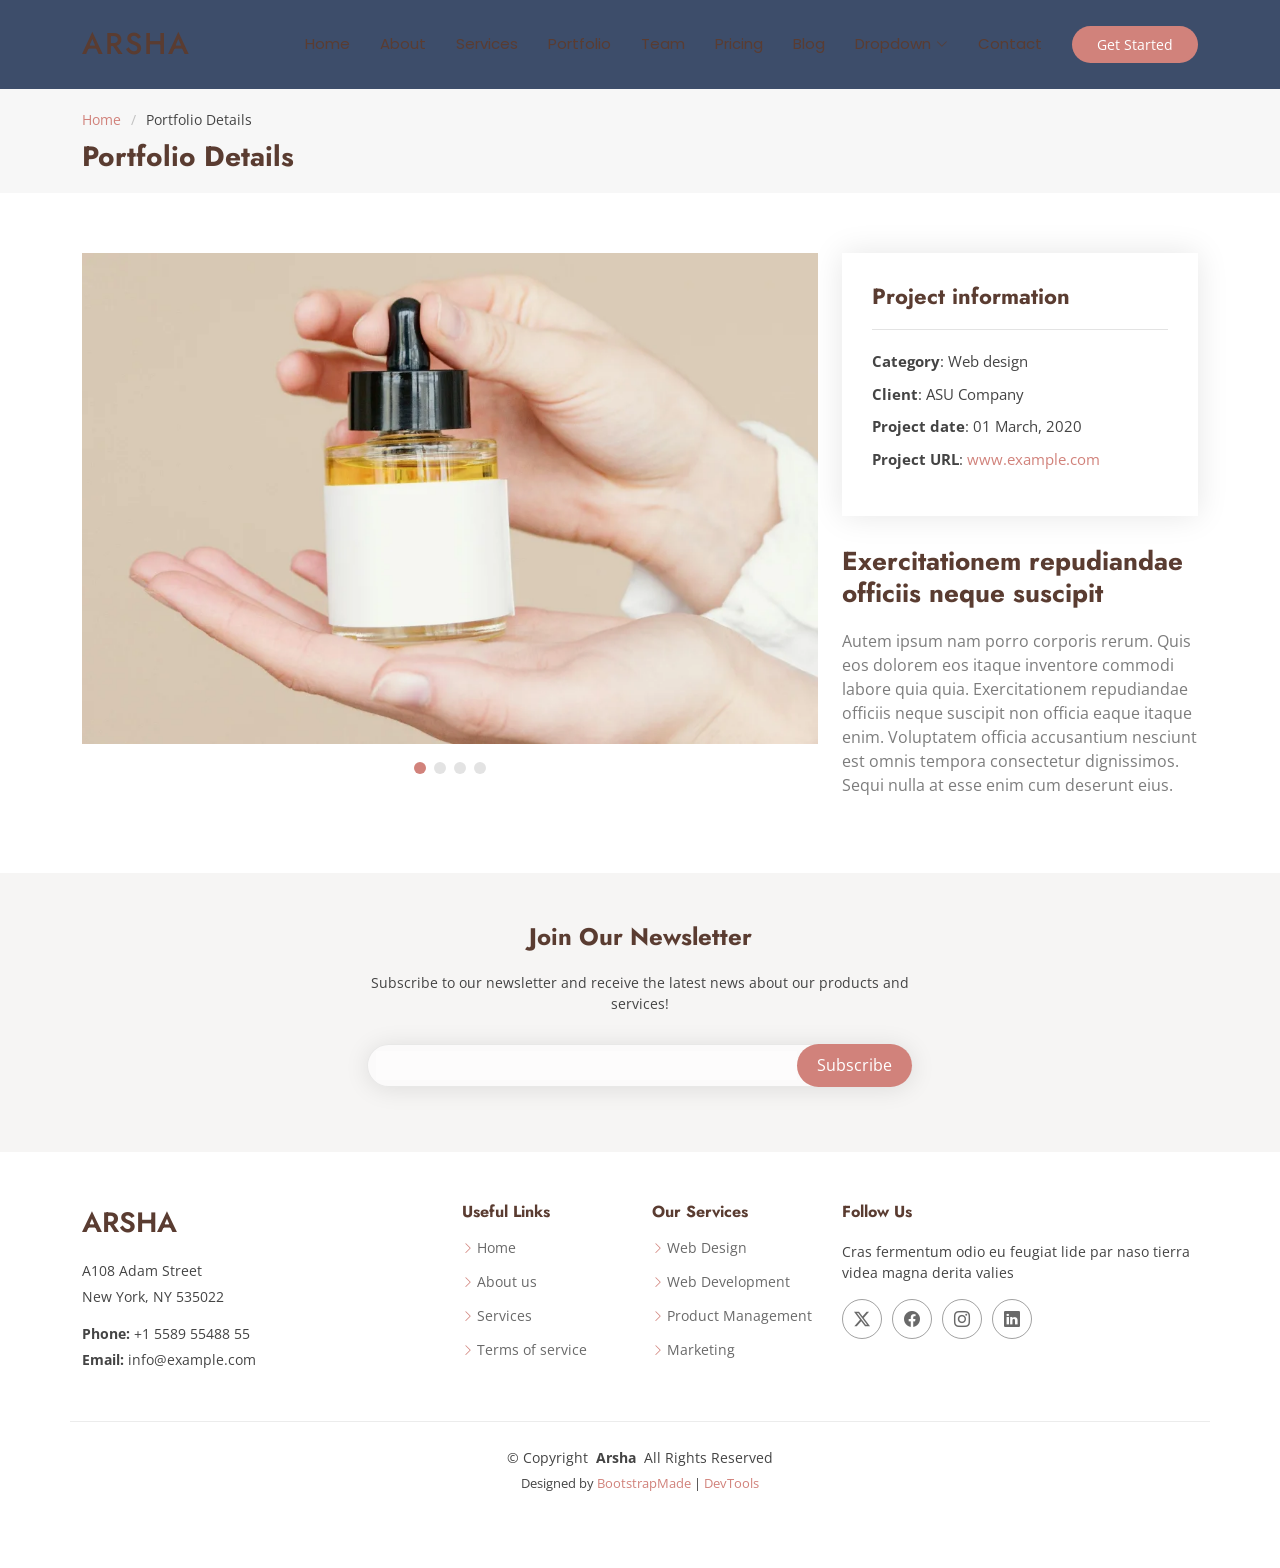
<file: tugas_ets/portfolio-details.html>
<!DOCTYPE html>
<html lang="en">

<head>
  <meta charset="utf-8">
  <meta content="width=device-width, initial-scale=1.0" name="viewport">
  <title>Portfolio Details - Arsha Bootstrap Template</title>
  <meta name="description" content="">
  <meta name="keywords" content="">

  <!-- Favicons -->
  <link href="assets/img/favicon.png" rel="icon">
  <link href="assets/img/apple-touch-icon.png" rel="apple-touch-icon">

  <!-- Fonts -->
  <link href="https://fonts.googleapis.com" rel="preconnect">
  <link href="https://fonts.gstatic.com" rel="preconnect" crossorigin>
  <link href="https://fonts.googleapis.com/css2?family=Open+Sans:ital,wght@0,300;0,400;0,500;0,600;0,700;0,800;1,300;1,400;1,500;1,600;1,700;1,800&family=Poppins:ital,wght@0,100;0,200;0,300;0,400;0,500;0,600;0,700;0,800;0,900;1,100;1,200;1,300;1,400;1,500;1,600;1,700;1,800;1,900&family=Jost:ital,wght@0,100;0,200;0,300;0,400;0,500;0,600;0,700;0,800;0,900;1,100;1,200;1,300;1,400;1,500;1,600;1,700;1,800;1,900&display=swap" rel="stylesheet">

  <!-- Vendor CSS Files -->
  <link href="assets/vendor/bootstrap/css/bootstrap.min.css" rel="stylesheet">
  <link href="assets/vendor/bootstrap-icons/bootstrap-icons.css" rel="stylesheet">
  <link href="assets/vendor/aos/aos.css" rel="stylesheet">
  <link href="assets/vendor/glightbox/css/glightbox.min.css" rel="stylesheet">
  <link href="assets/vendor/swiper/swiper-bundle.min.css" rel="stylesheet">

  <!-- Main CSS File -->
  <link href="assets/css/main.css" rel="stylesheet">

  <!-- =======================================================
  * Template Name: Arsha
  * Template URL: https://bootstrapmade.com/arsha-free-bootstrap-html-template-corporate/
  * Updated: Feb 22 2025 with Bootstrap v5.3.3
  * Author: BootstrapMade.com
  * License: https://bootstrapmade.com/license/
  ======================================================== -->
</head>

<body class="portfolio-details-page">

  <header id="header" class="header d-flex align-items-center sticky-top">
    <div class="container-fluid container-xl position-relative d-flex align-items-center">

      <a href="index.html" class="logo d-flex align-items-center me-auto">
        <!-- Uncomment the line below if you also wish to use an image logo -->
        <!-- <img src="assets/img/logo.webp" alt=""> -->
        <h1 class="sitename">Arsha</h1>
      </a>

      <nav id="navmenu" class="navmenu">
        <ul>
          <li><a href="#hero">Home</a></li>
          <li><a href="#about">About</a></li>
          <li><a href="#services">Services</a></li>
          <li><a href="#portfolio">Portfolio</a></li>
          <li><a href="#team">Team</a></li>
          <li><a href="#pricing">Pricing</a></li>
          <li><a href="blog.html">Blog</a></li>
          <li class="dropdown"><a href="#"><span>Dropdown</span> <i class="bi bi-chevron-down toggle-dropdown"></i></a>
            <ul>
              <li><a href="#">Dropdown 1</a></li>
              <li class="dropdown"><a href="#"><span>Deep Dropdown</span> <i class="bi bi-chevron-down toggle-dropdown"></i></a>
                <ul>
                  <li><a href="#">Deep Dropdown 1</a></li>
                  <li><a href="#">Deep Dropdown 2</a></li>
                  <li><a href="#">Deep Dropdown 3</a></li>
                  <li><a href="#">Deep Dropdown 4</a></li>
                  <li><a href="#">Deep Dropdown 5</a></li>
                </ul>
              </li>
              <li><a href="#">Dropdown 2</a></li>
              <li><a href="#">Dropdown 3</a></li>
              <li><a href="#">Dropdown 4</a></li>
            </ul>
          </li>
          <li><a href="#contact">Contact</a></li>
        </ul>
        <i class="mobile-nav-toggle d-xl-none bi bi-list"></i>
      </nav>

      <a class="btn-getstarted" href="#about">Get Started</a>

    </div>
  </header>

  <main class="main">

    <!-- Page Title -->
    <div class="page-title" data-aos="fade">
      <div class="container">
        <nav class="breadcrumbs">
          <ol>
            <li><a href="index.html">Home</a></li>
            <li class="current">Portfolio Details</li>
          </ol>
        </nav>
        <h1>Portfolio Details</h1>
      </div>
    </div><!-- End Page Title -->

    <!-- Portfolio Details Section -->
    <section id="portfolio-details" class="portfolio-details section">

      <div class="container" data-aos="fade-up" data-aos-delay="100">

        <div class="row gy-4">

          <div class="col-lg-8">
            <div class="portfolio-details-slider swiper init-swiper">

              <script type="application/json" class="swiper-config">
                {
                  "loop": true,
                  "speed": 600,
                  "autoplay": {
                    "delay": 5000
                  },
                  "slidesPerView": "auto",
                  "pagination": {
                    "el": ".swiper-pagination",
                    "type": "bullets",
                    "clickable": true
                  }
                }
              </script>

              <div class="swiper-wrapper align-items-center">

                <div class="swiper-slide">
                  <img src="assets/img/portfolio/portfolio-1.webp" alt="">
                </div>

                <div class="swiper-slide">
                  <img src="assets/img/portfolio/portfolio-10.webp" alt="">
                </div>

                <div class="swiper-slide">
                  <img src="assets/img/portfolio/portfolio-7.webp" alt="">
                </div>

                <div class="swiper-slide">
                  <img src="assets/img/portfolio/portfolio-4.webp" alt="">
                </div>

              </div>
              <div class="swiper-pagination"></div>
            </div>
          </div>

          <div class="col-lg-4">
            <div class="portfolio-info" data-aos="fade-up" data-aos-delay="200">
              <h3>Project information</h3>
              <ul>
                <li><strong>Category</strong>: Web design</li>
                <li><strong>Client</strong>: ASU Company</li>
                <li><strong>Project date</strong>: 01 March, 2020</li>
                <li><strong>Project URL</strong>: <a href="#">www.example.com</a></li>
              </ul>
            </div>
            <div class="portfolio-description" data-aos="fade-up" data-aos-delay="300">
              <h2>Exercitationem repudiandae officiis neque suscipit</h2>
              <p>
                Autem ipsum nam porro corporis rerum. Quis eos dolorem eos itaque inventore commodi labore quia quia. Exercitationem repudiandae officiis neque suscipit non officia eaque itaque enim. Voluptatem officia accusantium nesciunt est omnis tempora consectetur dignissimos. Sequi nulla at esse enim cum deserunt eius.
              </p>
            </div>
          </div>

        </div>

      </div>

    </section><!-- /Portfolio Details Section -->

  </main>

  <footer id="footer" class="footer">

    <div class="footer-newsletter">
      <div class="container">
        <div class="row justify-content-center text-center">
          <div class="col-lg-6">
            <h4>Join Our Newsletter</h4>
            <p>Subscribe to our newsletter and receive the latest news about our products and services!</p>
            <form action="forms/newsletter.php" method="post" class="php-email-form">
              <div class="newsletter-form"><input type="email" name="email"><input type="submit" value="Subscribe"></div>
              <div class="loading">Loading</div>
              <div class="error-message"></div>
              <div class="sent-message">Your subscription request has been sent. Thank you!</div>
            </form>
          </div>
        </div>
      </div>
    </div>

    <div class="container footer-top">
      <div class="row gy-4">
        <div class="col-lg-4 col-md-6 footer-about">
          <a href="index.html" class="d-flex align-items-center">
            <span class="sitename">Arsha</span>
          </a>
          <div class="footer-contact pt-3">
            <p>A108 Adam Street</p>
            <p>New York, NY 535022</p>
            <p class="mt-3"><strong>Phone:</strong> <span>+1 5589 55488 55</span></p>
            <p><strong>Email:</strong> <span>info@example.com</span></p>
          </div>
        </div>

        <div class="col-lg-2 col-md-3 footer-links">
          <h4>Useful Links</h4>
          <ul>
            <li><i class="bi bi-chevron-right"></i> <a href="#">Home</a></li>
            <li><i class="bi bi-chevron-right"></i> <a href="#">About us</a></li>
            <li><i class="bi bi-chevron-right"></i> <a href="#">Services</a></li>
            <li><i class="bi bi-chevron-right"></i> <a href="#">Terms of service</a></li>
          </ul>
        </div>

        <div class="col-lg-2 col-md-3 footer-links">
          <h4>Our Services</h4>
          <ul>
            <li><i class="bi bi-chevron-right"></i> <a href="#">Web Design</a></li>
            <li><i class="bi bi-chevron-right"></i> <a href="#">Web Development</a></li>
            <li><i class="bi bi-chevron-right"></i> <a href="#">Product Management</a></li>
            <li><i class="bi bi-chevron-right"></i> <a href="#">Marketing</a></li>
          </ul>
        </div>

        <div class="col-lg-4 col-md-12">
          <h4>Follow Us</h4>
          <p>Cras fermentum odio eu feugiat lide par naso tierra videa magna derita valies</p>
          <div class="social-links d-flex">
            <a href=""><i class="bi bi-twitter-x"></i></a>
            <a href=""><i class="bi bi-facebook"></i></a>
            <a href=""><i class="bi bi-instagram"></i></a>
            <a href=""><i class="bi bi-linkedin"></i></a>
          </div>
        </div>

      </div>
    </div>

    <div class="container copyright text-center mt-4">
      <p>© <span>Copyright</span> <strong class="px-1 sitename">Arsha</strong> <span>All Rights Reserved</span></p>
      <div class="credits">
        <!-- All the links in the footer should remain intact. -->
        <!-- You can delete the links only if you've purchased the pro version. -->
        <!-- Licensing information: https://bootstrapmade.com/license/ -->
        <!-- Purchase the pro version with working PHP/AJAX contact form: [buy-url] -->
        Designed by <a href="https://bootstrapmade.com/">BootstrapMade</a> | <a href="https://bootstrapmade.com/tools/">DevTools</a>
      </div>
    </div>

  </footer>

  <!-- Scroll Top -->
  <a href="#" id="scroll-top" class="scroll-top d-flex align-items-center justify-content-center"><i class="bi bi-arrow-up-short"></i></a>

  <!-- Preloader -->
  <div id="preloader"></div>

  <!-- Vendor JS Files -->
  <script src="assets/vendor/bootstrap/js/bootstrap.bundle.min.js"></script>
  <script src="assets/vendor/php-email-form/validate.js"></script>
  <script src="assets/vendor/aos/aos.js"></script>
  <script src="assets/vendor/glightbox/js/glightbox.min.js"></script>
  <script src="assets/vendor/swiper/swiper-bundle.min.js"></script>
  <script src="assets/vendor/waypoints/noframework.waypoints.js"></script>
  <script src="assets/vendor/imagesloaded/imagesloaded.pkgd.min.js"></script>
  <script src="assets/vendor/isotope-layout/isotope.pkgd.min.js"></script>

  <!-- Main JS File -->
  <script src="assets/js/main.js"></script>

</body>

</html>
</file>
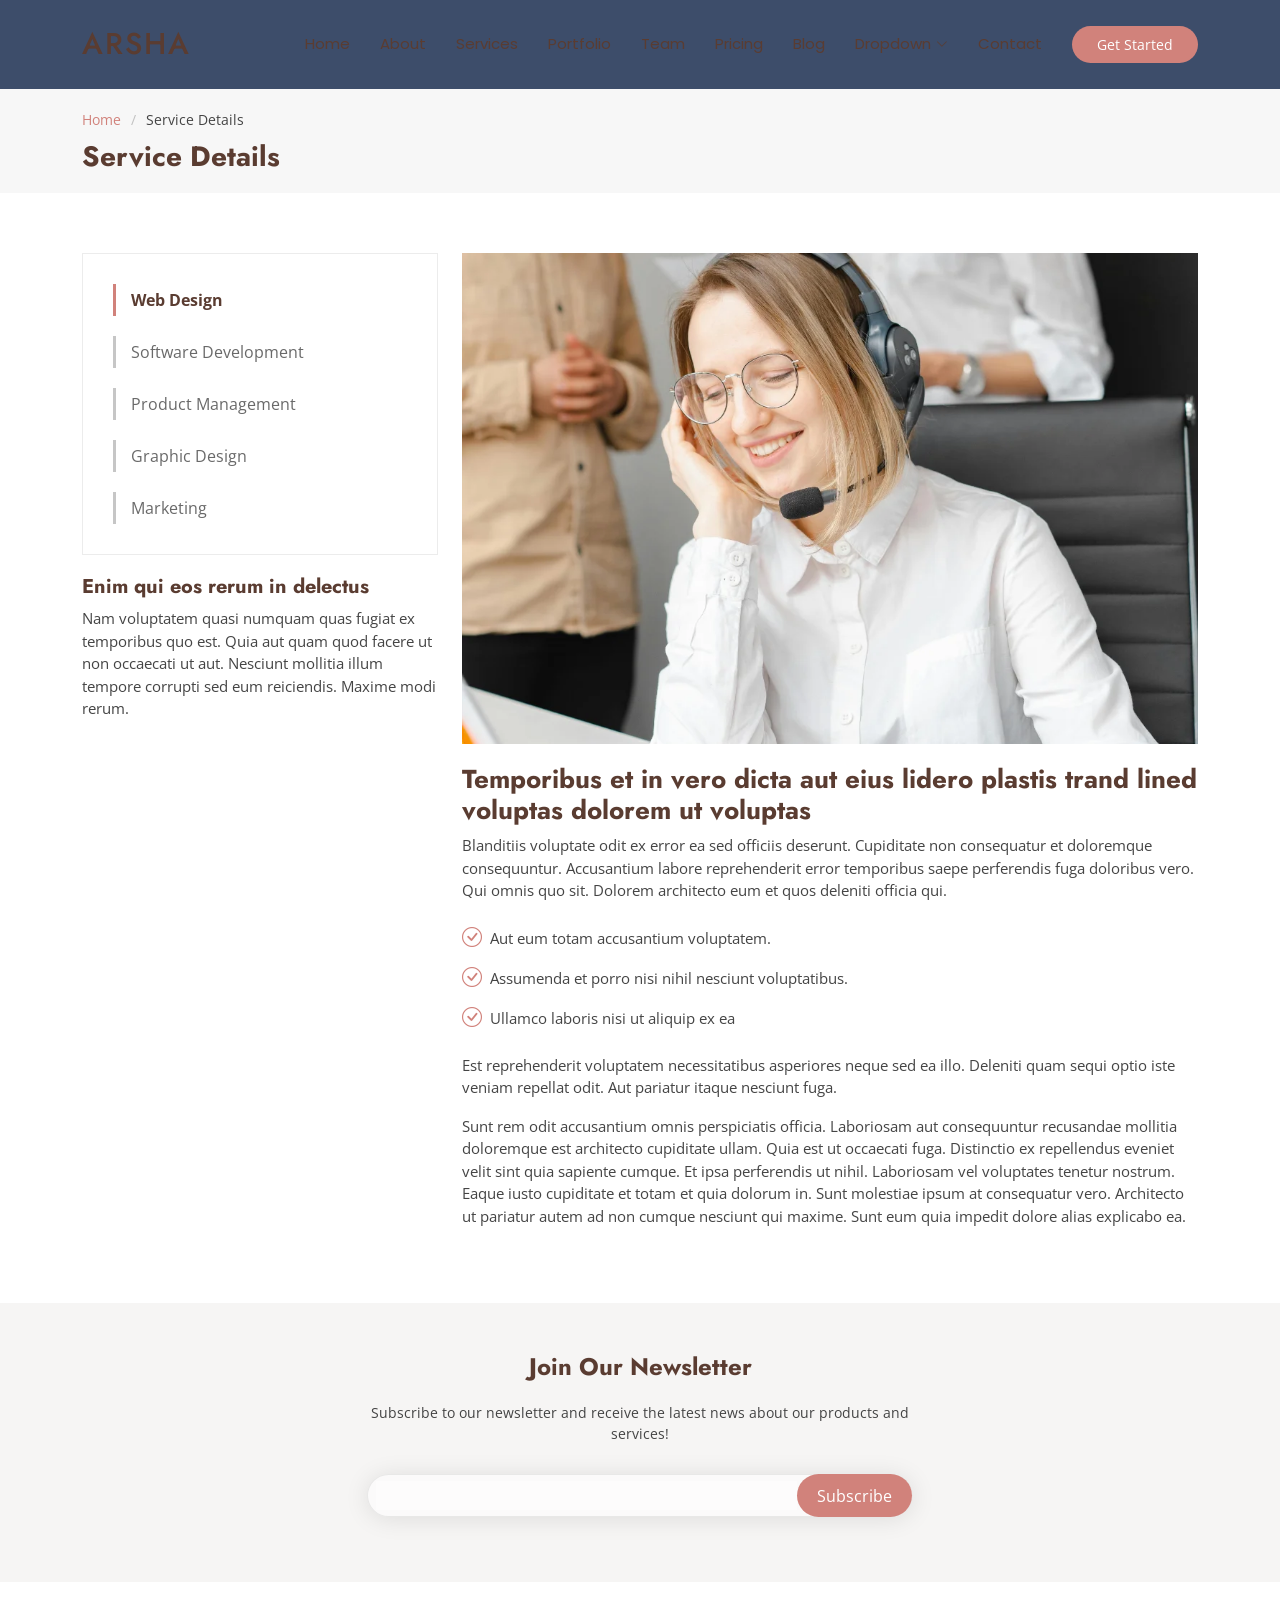
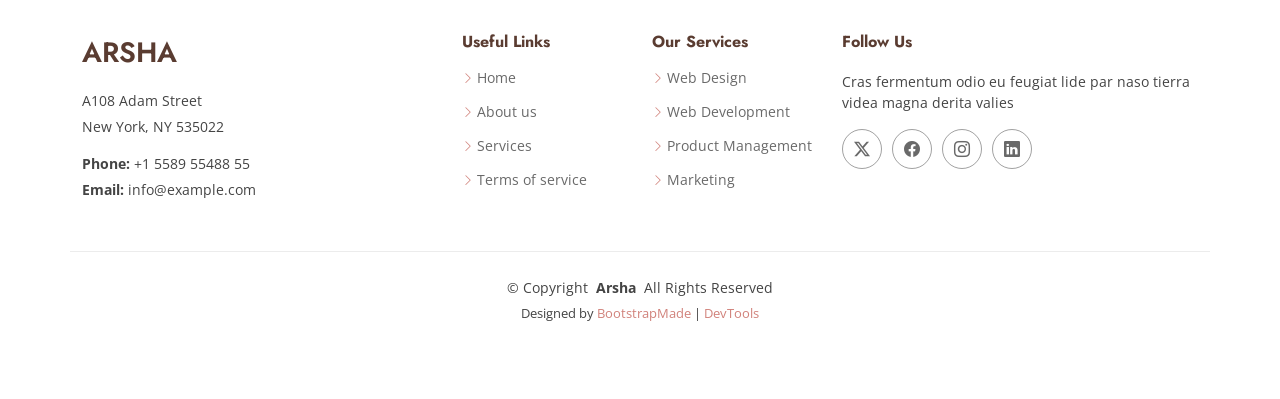
<file: tugas_ets/service-details.html>
<!DOCTYPE html>
<html lang="en">

<head>
  <meta charset="utf-8">
  <meta content="width=device-width, initial-scale=1.0" name="viewport">
  <title>Service Details - Arsha Bootstrap Template</title>
  <meta name="description" content="">
  <meta name="keywords" content="">

  <!-- Favicons -->
  <link href="assets/img/favicon.png" rel="icon">
  <link href="assets/img/apple-touch-icon.png" rel="apple-touch-icon">

  <!-- Fonts -->
  <link href="https://fonts.googleapis.com" rel="preconnect">
  <link href="https://fonts.gstatic.com" rel="preconnect" crossorigin>
  <link href="https://fonts.googleapis.com/css2?family=Open+Sans:ital,wght@0,300;0,400;0,500;0,600;0,700;0,800;1,300;1,400;1,500;1,600;1,700;1,800&family=Poppins:ital,wght@0,100;0,200;0,300;0,400;0,500;0,600;0,700;0,800;0,900;1,100;1,200;1,300;1,400;1,500;1,600;1,700;1,800;1,900&family=Jost:ital,wght@0,100;0,200;0,300;0,400;0,500;0,600;0,700;0,800;0,900;1,100;1,200;1,300;1,400;1,500;1,600;1,700;1,800;1,900&display=swap" rel="stylesheet">

  <!-- Vendor CSS Files -->
  <link href="assets/vendor/bootstrap/css/bootstrap.min.css" rel="stylesheet">
  <link href="assets/vendor/bootstrap-icons/bootstrap-icons.css" rel="stylesheet">
  <link href="assets/vendor/aos/aos.css" rel="stylesheet">
  <link href="assets/vendor/glightbox/css/glightbox.min.css" rel="stylesheet">
  <link href="assets/vendor/swiper/swiper-bundle.min.css" rel="stylesheet">

  <!-- Main CSS File -->
  <link href="assets/css/main.css" rel="stylesheet">

  <!-- =======================================================
  * Template Name: Arsha
  * Template URL: https://bootstrapmade.com/arsha-free-bootstrap-html-template-corporate/
  * Updated: Feb 22 2025 with Bootstrap v5.3.3
  * Author: BootstrapMade.com
  * License: https://bootstrapmade.com/license/
  ======================================================== -->
</head>

<body class="service-details-page">

  <header id="header" class="header d-flex align-items-center sticky-top">
    <div class="container-fluid container-xl position-relative d-flex align-items-center">

      <a href="index.html" class="logo d-flex align-items-center me-auto">
        <!-- Uncomment the line below if you also wish to use an image logo -->
        <!-- <img src="assets/img/logo.webp" alt=""> -->
        <h1 class="sitename">Arsha</h1>
      </a>

      <nav id="navmenu" class="navmenu">
        <ul>
          <li><a href="#hero">Home</a></li>
          <li><a href="#about">About</a></li>
          <li><a href="#services">Services</a></li>
          <li><a href="#portfolio">Portfolio</a></li>
          <li><a href="#team">Team</a></li>
          <li><a href="#pricing">Pricing</a></li>
          <li><a href="blog.html">Blog</a></li>
          <li class="dropdown"><a href="#"><span>Dropdown</span> <i class="bi bi-chevron-down toggle-dropdown"></i></a>
            <ul>
              <li><a href="#">Dropdown 1</a></li>
              <li class="dropdown"><a href="#"><span>Deep Dropdown</span> <i class="bi bi-chevron-down toggle-dropdown"></i></a>
                <ul>
                  <li><a href="#">Deep Dropdown 1</a></li>
                  <li><a href="#">Deep Dropdown 2</a></li>
                  <li><a href="#">Deep Dropdown 3</a></li>
                  <li><a href="#">Deep Dropdown 4</a></li>
                  <li><a href="#">Deep Dropdown 5</a></li>
                </ul>
              </li>
              <li><a href="#">Dropdown 2</a></li>
              <li><a href="#">Dropdown 3</a></li>
              <li><a href="#">Dropdown 4</a></li>
            </ul>
          </li>
          <li><a href="#contact">Contact</a></li>
        </ul>
        <i class="mobile-nav-toggle d-xl-none bi bi-list"></i>
      </nav>

      <a class="btn-getstarted" href="#about">Get Started</a>

    </div>
  </header>

  <main class="main">

    <!-- Page Title -->
    <div class="page-title" data-aos="fade">
      <div class="container">
        <nav class="breadcrumbs">
          <ol>
            <li><a href="index.html">Home</a></li>
            <li class="current">Service Details</li>
          </ol>
        </nav>
        <h1>Service Details</h1>
      </div>
    </div><!-- End Page Title -->

    <!-- Service Details Section -->
    <section id="service-details" class="service-details section">

      <div class="container">

        <div class="row gy-4">

          <div class="col-lg-4" data-aos="fade-up" data-aos-delay="100">
            <div class="services-list">
              <a href="#" class="active">Web Design</a>
              <a href="#">Software Development</a>
              <a href="#">Product Management</a>
              <a href="#">Graphic Design</a>
              <a href="#">Marketing</a>
            </div>

            <h4>Enim qui eos rerum in delectus</h4>
            <p>Nam voluptatem quasi numquam quas fugiat ex temporibus quo est. Quia aut quam quod facere ut non occaecati ut aut. Nesciunt mollitia illum tempore corrupti sed eum reiciendis. Maxime modi rerum.</p>
          </div>

          <div class="col-lg-8" data-aos="fade-up" data-aos-delay="200">
            <img src="assets/img/services/services-4.webp" alt="" class="img-fluid services-img">
            <h3>Temporibus et in vero dicta aut eius lidero plastis trand lined voluptas dolorem ut voluptas</h3>
            <p>
              Blanditiis voluptate odit ex error ea sed officiis deserunt. Cupiditate non consequatur et doloremque consequuntur. Accusantium labore reprehenderit error temporibus saepe perferendis fuga doloribus vero. Qui omnis quo sit. Dolorem architecto eum et quos deleniti officia qui.
            </p>
            <ul>
              <li><i class="bi bi-check-circle"></i> <span>Aut eum totam accusantium voluptatem.</span></li>
              <li><i class="bi bi-check-circle"></i> <span>Assumenda et porro nisi nihil nesciunt voluptatibus.</span></li>
              <li><i class="bi bi-check-circle"></i> <span>Ullamco laboris nisi ut aliquip ex ea</span></li>
            </ul>
            <p>
              Est reprehenderit voluptatem necessitatibus asperiores neque sed ea illo. Deleniti quam sequi optio iste veniam repellat odit. Aut pariatur itaque nesciunt fuga.
            </p>
            <p>
              Sunt rem odit accusantium omnis perspiciatis officia. Laboriosam aut consequuntur recusandae mollitia doloremque est architecto cupiditate ullam. Quia est ut occaecati fuga. Distinctio ex repellendus eveniet velit sint quia sapiente cumque. Et ipsa perferendis ut nihil. Laboriosam vel voluptates tenetur nostrum. Eaque iusto cupiditate et totam et quia dolorum in. Sunt molestiae ipsum at consequatur vero. Architecto ut pariatur autem ad non cumque nesciunt qui maxime. Sunt eum quia impedit dolore alias explicabo ea.
            </p>
          </div>

        </div>

      </div>

    </section><!-- /Service Details Section -->

  </main>

  <footer id="footer" class="footer">

    <div class="footer-newsletter">
      <div class="container">
        <div class="row justify-content-center text-center">
          <div class="col-lg-6">
            <h4>Join Our Newsletter</h4>
            <p>Subscribe to our newsletter and receive the latest news about our products and services!</p>
            <form action="forms/newsletter.php" method="post" class="php-email-form">
              <div class="newsletter-form"><input type="email" name="email"><input type="submit" value="Subscribe"></div>
              <div class="loading">Loading</div>
              <div class="error-message"></div>
              <div class="sent-message">Your subscription request has been sent. Thank you!</div>
            </form>
          </div>
        </div>
      </div>
    </div>

    <div class="container footer-top">
      <div class="row gy-4">
        <div class="col-lg-4 col-md-6 footer-about">
          <a href="index.html" class="d-flex align-items-center">
            <span class="sitename">Arsha</span>
          </a>
          <div class="footer-contact pt-3">
            <p>A108 Adam Street</p>
            <p>New York, NY 535022</p>
            <p class="mt-3"><strong>Phone:</strong> <span>+1 5589 55488 55</span></p>
            <p><strong>Email:</strong> <span>info@example.com</span></p>
          </div>
        </div>

        <div class="col-lg-2 col-md-3 footer-links">
          <h4>Useful Links</h4>
          <ul>
            <li><i class="bi bi-chevron-right"></i> <a href="#">Home</a></li>
            <li><i class="bi bi-chevron-right"></i> <a href="#">About us</a></li>
            <li><i class="bi bi-chevron-right"></i> <a href="#">Services</a></li>
            <li><i class="bi bi-chevron-right"></i> <a href="#">Terms of service</a></li>
          </ul>
        </div>

        <div class="col-lg-2 col-md-3 footer-links">
          <h4>Our Services</h4>
          <ul>
            <li><i class="bi bi-chevron-right"></i> <a href="#">Web Design</a></li>
            <li><i class="bi bi-chevron-right"></i> <a href="#">Web Development</a></li>
            <li><i class="bi bi-chevron-right"></i> <a href="#">Product Management</a></li>
            <li><i class="bi bi-chevron-right"></i> <a href="#">Marketing</a></li>
          </ul>
        </div>

        <div class="col-lg-4 col-md-12">
          <h4>Follow Us</h4>
          <p>Cras fermentum odio eu feugiat lide par naso tierra videa magna derita valies</p>
          <div class="social-links d-flex">
            <a href=""><i class="bi bi-twitter-x"></i></a>
            <a href=""><i class="bi bi-facebook"></i></a>
            <a href=""><i class="bi bi-instagram"></i></a>
            <a href=""><i class="bi bi-linkedin"></i></a>
          </div>
        </div>

      </div>
    </div>

    <div class="container copyright text-center mt-4">
      <p>© <span>Copyright</span> <strong class="px-1 sitename">Arsha</strong> <span>All Rights Reserved</span></p>
      <div class="credits">
        <!-- All the links in the footer should remain intact. -->
        <!-- You can delete the links only if you've purchased the pro version. -->
        <!-- Licensing information: https://bootstrapmade.com/license/ -->
        <!-- Purchase the pro version with working PHP/AJAX contact form: [buy-url] -->
        Designed by <a href="https://bootstrapmade.com/">BootstrapMade</a> | <a href="https://bootstrapmade.com/tools/">DevTools</a>
      </div>
    </div>

  </footer>

  <!-- Scroll Top -->
  <a href="#" id="scroll-top" class="scroll-top d-flex align-items-center justify-content-center"><i class="bi bi-arrow-up-short"></i></a>

  <!-- Preloader -->
  <div id="preloader"></div>

  <!-- Vendor JS Files -->
  <script src="assets/vendor/bootstrap/js/bootstrap.bundle.min.js"></script>
  <script src="assets/vendor/php-email-form/validate.js"></script>
  <script src="assets/vendor/aos/aos.js"></script>
  <script src="assets/vendor/glightbox/js/glightbox.min.js"></script>
  <script src="assets/vendor/swiper/swiper-bundle.min.js"></script>
  <script src="assets/vendor/waypoints/noframework.waypoints.js"></script>
  <script src="assets/vendor/imagesloaded/imagesloaded.pkgd.min.js"></script>
  <script src="assets/vendor/isotope-layout/isotope.pkgd.min.js"></script>

  <!-- Main JS File -->
  <script src="assets/js/main.js"></script>

</body>

</html>
</file>
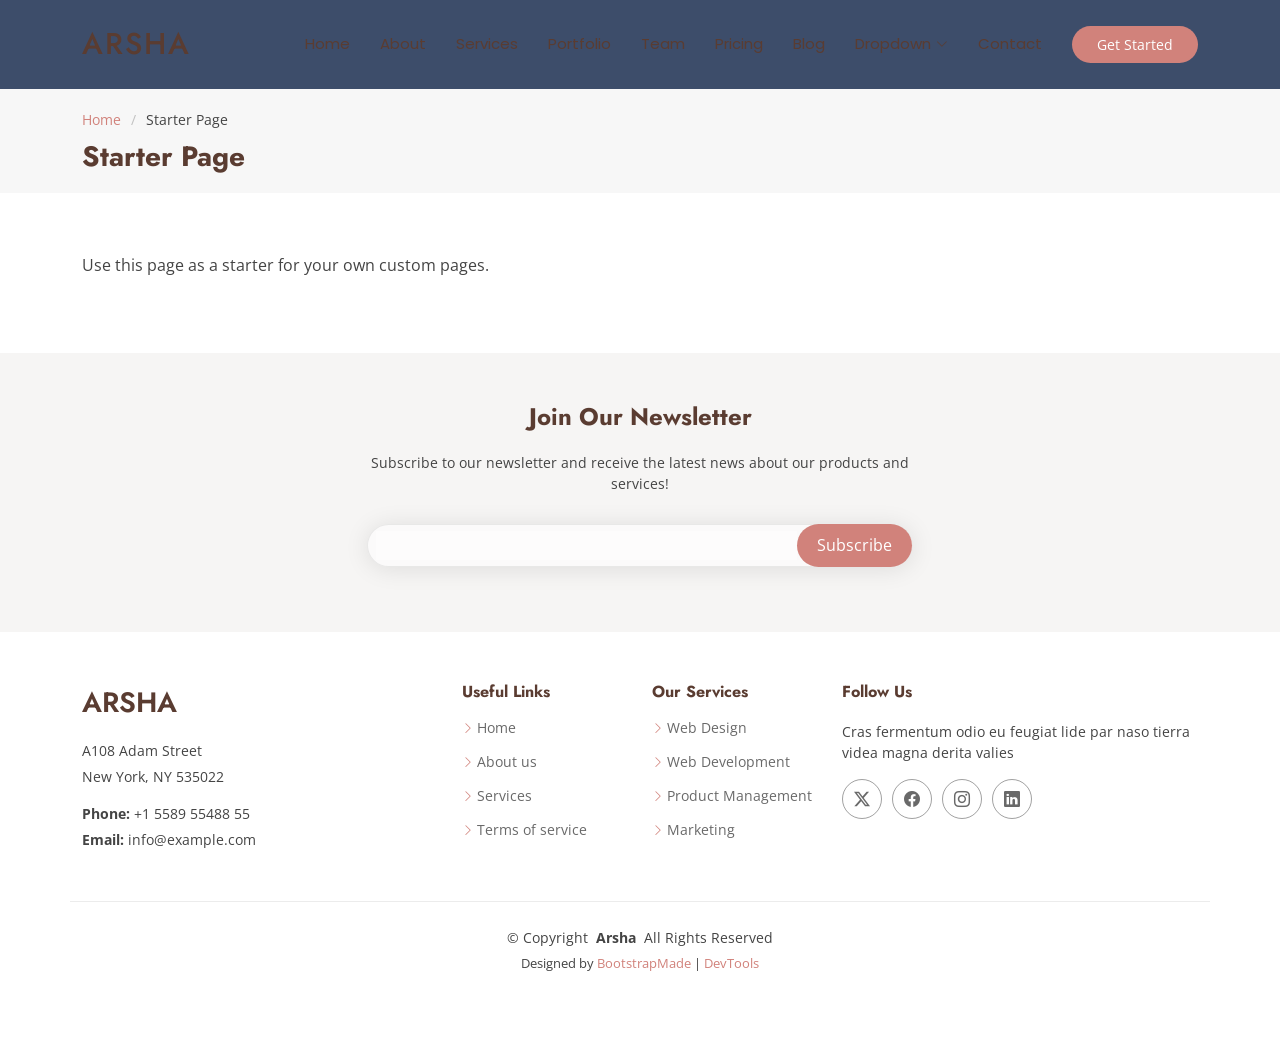
<file: tugas_ets/starter-page.html>
<!DOCTYPE html>
<html lang="en">

<head>
  <meta charset="utf-8">
  <meta content="width=device-width, initial-scale=1.0" name="viewport">
  <title>Starter Page - Arsha Bootstrap Template</title>
  <meta name="description" content="">
  <meta name="keywords" content="">

  <!-- Favicons -->
  <link href="assets/img/favicon.png" rel="icon">
  <link href="assets/img/apple-touch-icon.png" rel="apple-touch-icon">

  <!-- Fonts -->
  <link href="https://fonts.googleapis.com" rel="preconnect">
  <link href="https://fonts.gstatic.com" rel="preconnect" crossorigin>
  <link href="https://fonts.googleapis.com/css2?family=Open+Sans:ital,wght@0,300;0,400;0,500;0,600;0,700;0,800;1,300;1,400;1,500;1,600;1,700;1,800&family=Poppins:ital,wght@0,100;0,200;0,300;0,400;0,500;0,600;0,700;0,800;0,900;1,100;1,200;1,300;1,400;1,500;1,600;1,700;1,800;1,900&family=Jost:ital,wght@0,100;0,200;0,300;0,400;0,500;0,600;0,700;0,800;0,900;1,100;1,200;1,300;1,400;1,500;1,600;1,700;1,800;1,900&display=swap" rel="stylesheet">

  <!-- Vendor CSS Files -->
  <link href="assets/vendor/bootstrap/css/bootstrap.min.css" rel="stylesheet">
  <link href="assets/vendor/bootstrap-icons/bootstrap-icons.css" rel="stylesheet">
  <link href="assets/vendor/aos/aos.css" rel="stylesheet">
  <link href="assets/vendor/glightbox/css/glightbox.min.css" rel="stylesheet">
  <link href="assets/vendor/swiper/swiper-bundle.min.css" rel="stylesheet">

  <!-- Main CSS File -->
  <link href="assets/css/main.css" rel="stylesheet">

  <!-- =======================================================
  * Template Name: Arsha
  * Template URL: https://bootstrapmade.com/arsha-free-bootstrap-html-template-corporate/
  * Updated: Feb 22 2025 with Bootstrap v5.3.3
  * Author: BootstrapMade.com
  * License: https://bootstrapmade.com/license/
  ======================================================== -->
</head>

<body class="starter-page-page">

  <header id="header" class="header d-flex align-items-center sticky-top">
    <div class="container-fluid container-xl position-relative d-flex align-items-center">

      <a href="index.html" class="logo d-flex align-items-center me-auto">
        <!-- Uncomment the line below if you also wish to use an image logo -->
        <!-- <img src="assets/img/logo.webp" alt=""> -->
        <h1 class="sitename">Arsha</h1>
      </a>

      <nav id="navmenu" class="navmenu">
        <ul>
          <li><a href="#hero">Home</a></li>
          <li><a href="#about">About</a></li>
          <li><a href="#services">Services</a></li>
          <li><a href="#portfolio">Portfolio</a></li>
          <li><a href="#team">Team</a></li>
          <li><a href="#pricing">Pricing</a></li>
          <li><a href="blog.html">Blog</a></li>
          <li class="dropdown"><a href="#"><span>Dropdown</span> <i class="bi bi-chevron-down toggle-dropdown"></i></a>
            <ul>
              <li><a href="#">Dropdown 1</a></li>
              <li class="dropdown"><a href="#"><span>Deep Dropdown</span> <i class="bi bi-chevron-down toggle-dropdown"></i></a>
                <ul>
                  <li><a href="#">Deep Dropdown 1</a></li>
                  <li><a href="#">Deep Dropdown 2</a></li>
                  <li><a href="#">Deep Dropdown 3</a></li>
                  <li><a href="#">Deep Dropdown 4</a></li>
                  <li><a href="#">Deep Dropdown 5</a></li>
                </ul>
              </li>
              <li><a href="#">Dropdown 2</a></li>
              <li><a href="#">Dropdown 3</a></li>
              <li><a href="#">Dropdown 4</a></li>
            </ul>
          </li>
          <li><a href="#contact">Contact</a></li>
        </ul>
        <i class="mobile-nav-toggle d-xl-none bi bi-list"></i>
      </nav>

      <a class="btn-getstarted" href="#about">Get Started</a>

    </div>
  </header>

  <main class="main">

    <!-- Page Title -->
    <div class="page-title" data-aos="fade">
      <div class="container">
        <nav class="breadcrumbs">
          <ol>
            <li><a href="index.html">Home</a></li>
            <li class="current">Starter Page</li>
          </ol>
        </nav>
        <h1>Starter Page</h1>
      </div>
    </div><!-- End Page Title -->

    <!-- Starter Section Section -->
    <section id="starter-section" class="starter-section section">

      <div class="container" data-aos="fade-up">
        <p>Use this page as a starter for your own custom pages.</p>
      </div>

    </section><!-- /Starter Section Section -->

  </main>

  <footer id="footer" class="footer">

    <div class="footer-newsletter">
      <div class="container">
        <div class="row justify-content-center text-center">
          <div class="col-lg-6">
            <h4>Join Our Newsletter</h4>
            <p>Subscribe to our newsletter and receive the latest news about our products and services!</p>
            <form action="forms/newsletter.php" method="post" class="php-email-form">
              <div class="newsletter-form"><input type="email" name="email"><input type="submit" value="Subscribe"></div>
              <div class="loading">Loading</div>
              <div class="error-message"></div>
              <div class="sent-message">Your subscription request has been sent. Thank you!</div>
            </form>
          </div>
        </div>
      </div>
    </div>

    <div class="container footer-top">
      <div class="row gy-4">
        <div class="col-lg-4 col-md-6 footer-about">
          <a href="index.html" class="d-flex align-items-center">
            <span class="sitename">Arsha</span>
          </a>
          <div class="footer-contact pt-3">
            <p>A108 Adam Street</p>
            <p>New York, NY 535022</p>
            <p class="mt-3"><strong>Phone:</strong> <span>+1 5589 55488 55</span></p>
            <p><strong>Email:</strong> <span>info@example.com</span></p>
          </div>
        </div>

        <div class="col-lg-2 col-md-3 footer-links">
          <h4>Useful Links</h4>
          <ul>
            <li><i class="bi bi-chevron-right"></i> <a href="#">Home</a></li>
            <li><i class="bi bi-chevron-right"></i> <a href="#">About us</a></li>
            <li><i class="bi bi-chevron-right"></i> <a href="#">Services</a></li>
            <li><i class="bi bi-chevron-right"></i> <a href="#">Terms of service</a></li>
          </ul>
        </div>

        <div class="col-lg-2 col-md-3 footer-links">
          <h4>Our Services</h4>
          <ul>
            <li><i class="bi bi-chevron-right"></i> <a href="#">Web Design</a></li>
            <li><i class="bi bi-chevron-right"></i> <a href="#">Web Development</a></li>
            <li><i class="bi bi-chevron-right"></i> <a href="#">Product Management</a></li>
            <li><i class="bi bi-chevron-right"></i> <a href="#">Marketing</a></li>
          </ul>
        </div>

        <div class="col-lg-4 col-md-12">
          <h4>Follow Us</h4>
          <p>Cras fermentum odio eu feugiat lide par naso tierra videa magna derita valies</p>
          <div class="social-links d-flex">
            <a href=""><i class="bi bi-twitter-x"></i></a>
            <a href=""><i class="bi bi-facebook"></i></a>
            <a href=""><i class="bi bi-instagram"></i></a>
            <a href=""><i class="bi bi-linkedin"></i></a>
          </div>
        </div>

      </div>
    </div>

    <div class="container copyright text-center mt-4">
      <p>© <span>Copyright</span> <strong class="px-1 sitename">Arsha</strong> <span>All Rights Reserved</span></p>
      <div class="credits">
        <!-- All the links in the footer should remain intact. -->
        <!-- You can delete the links only if you've purchased the pro version. -->
        <!-- Licensing information: https://bootstrapmade.com/license/ -->
        <!-- Purchase the pro version with working PHP/AJAX contact form: [buy-url] -->
        Designed by <a href="https://bootstrapmade.com/">BootstrapMade</a> | <a href="https://bootstrapmade.com/tools/">DevTools</a>
      </div>
    </div>

  </footer>

  <!-- Scroll Top -->
  <a href="#" id="scroll-top" class="scroll-top d-flex align-items-center justify-content-center"><i class="bi bi-arrow-up-short"></i></a>

  <!-- Preloader -->
  <div id="preloader"></div>

  <!-- Vendor JS Files -->
  <script src="assets/vendor/bootstrap/js/bootstrap.bundle.min.js"></script>
  <script src="assets/vendor/php-email-form/validate.js"></script>
  <script src="assets/vendor/aos/aos.js"></script>
  <script src="assets/vendor/glightbox/js/glightbox.min.js"></script>
  <script src="assets/vendor/swiper/swiper-bundle.min.js"></script>
  <script src="assets/vendor/waypoints/noframework.waypoints.js"></script>
  <script src="assets/vendor/imagesloaded/imagesloaded.pkgd.min.js"></script>
  <script src="assets/vendor/isotope-layout/isotope.pkgd.min.js"></script>

  <!-- Main JS File -->
  <script src="assets/js/main.js"></script>

</body>

</html>
</file>
<file: style.css>
@import url('https://fonts.googleapis.com/css2?family=Inter:wght@400;500;600;700&display=swap');

* {
    margin: 0;
    padding: 0;
    box-sizing: border-box;
}

body {
    background-color: #2e6945;
    font-family: 'Inter', sans-serif;
    color: #ffffff;
    min-height: 100vh;
    display: flex;
    justify-content: center;
}

.container {
    width: 100%;
    max-width: 580px;
    background-color: #3f9260;
    min-height: 100vh;
    border-radius: 24px 24px 0 0;
    padding: 32px 24px 24px 24px;
    display: flex;
    flex-direction: column;
    align-items: center;
    position: relative;
    margin-top: 40px;
}

.top-actions {
    width: 100%;
    display: flex;
    justify-content: space-between;
    margin-bottom: 24px;
}

.icon-btn {
    width: 40px;
    height: 40px;
    border-radius: 50%;
    border: none;
    background-color: rgba(255, 255, 255, 0.82);
    color: #000;
    font-size: 16px;
    cursor: pointer;
    display: flex;
    align-items: center;
    justify-content: center;
    transition: background-color 0.2s;
}

.icon-btn:hover {
    background-color: #ffffff;
}

.profile {
    display: flex;
    flex-direction: column;
    align-items: center;
    text-align: center;
    margin-bottom: 32px;
}

.profile-img {
    width: 96px;
    height: 96px;
    border-radius: 50%;
    background-color: #fff;
    margin-bottom: 16px;
    overflow: hidden;
    display: flex;
    align-items: center;
    justify-content: center;
}

.profile-img img {
    width: 100%;
    height: 100%;
    object-fit: contain;
}

.profile-title {
    font-size: 20px;
    font-weight: 700;
    margin-bottom: 8px;
    line-height: 1.5;
}

.profile-bio {
    font-size: 15px;
    font-weight: 500;
    line-height: 1.5;
    margin-bottom: 16px;
}

.social-links {
    display: flex;
    gap: 16px;
}

.social-icon {
    color: #ffffff;
    font-size: 24px;
    text-decoration: none;
    transition: transform 0.2s;
}

.social-icon:hover {
    transform: scale(1.2);
}

.links {
    width: 100%;
    display: flex;
    flex-direction: column;
    gap: 16px;
}

.link-card {
    background-color: #ffffff;
    border-radius: 30px;
    padding: 8px;
    display: flex;
    align-items: center;
    text-decoration: none;
    color: #000000;
    position: relative;
    transition: background-color 0.2s;
}

.link-card:hover {
    background-color: #e0e0e0;
}

.link-card-logo {
    width: 44px;
    height: 44px;
    border-radius: 50%;
    background-color: #f0f0f0;
    overflow: hidden;
    flex-shrink: 0;
}

.link-card-logo img {
    width: 100%;
    height: 100%;
    object-fit: cover;
}

.link-card-title {
    flex-grow: 1;
    text-align: center;
    font-weight: 500;
    font-size: 15px;
}

.link-card-menu {
    width: 24px;
    height: 24px;
    display: flex;
    align-items: center;
    justify-content: center;
    color: #666;
    position: absolute;
    right: 16px;
    top: 50%;
    transform: translateY(-50%);
    border-radius: 50%;
    transition: background-color 0.2s;
    cursor: pointer;
}

.link-card-menu:hover {
    background-color: rgba(0, 0, 0, 0.063);
}

.large-card {
    background-color: #ffffff;
    border-radius: 24px;
    overflow: hidden;
    position: relative;
    color: #000000;
    display: flex;
    flex-direction: column;
    transition: background-color 0.2s;
    cursor: pointer;
}

.large-card:hover {
    background-color: #ececec;
}

.large-card-img {
    width: 100%;
    background-color: transparent;
    overflow: hidden;
}

.large-card-affiliate .framed-img {
    padding: 14px 14px 0;
}

.large-card-affiliate .framed-img img {
    border: 1px solid #ececec;
    border-radius: 22px 22px 0 0;
}

.large-card-img img {
    width: 100%;
    height: auto;
    display: block;
    object-fit: cover;
}

.tiktok-preview {
    background-color: #e5e5e5;
    display: flex;
    justify-content: center;
    align-items: center;
}

.tiktok-card .tiktok-preview img {
    transition: transform 0.35s ease;
    transform-origin: center center;
}

.tiktok-card:hover .tiktok-preview img {
    transform: scale(1.045);
}

.large-card-content {
    padding: 0;
}

.center-content {
    text-align: center;
    padding: 16px 40px;
    display: flex;
    flex-direction: column;
    align-items: center;
    gap: 6px;
    position: relative;
}

.large-card-title {
    font-weight: 700;
    font-size: 20px;
    padding: 20px 24px 16px 24px;
    margin-bottom: 0;
    line-height: 1.35;
    text-align: center;
    color: #000000;
}

.center-content .large-card-title.tiktok-title {
    padding: 0;
    font-size: 16px;
    font-weight: 600;
    margin-bottom: 2px;
}

.large-card-subtitle {
    font-size: 14.5px;
    color: #000000;
    font-weight: 500;
    display: flex;
    justify-content: center;
    align-items: center;
    padding: 16px 0;
    margin: 0 20px;
    border-top: 1px solid #e8e8e8;
    position: relative;
    text-align: center;
}

.center-content .large-card-subtitle {
    padding: 0;
    border-top: none;
    color: #555;
    justify-content: center;
    margin: 0;
}

.card-dots {
    color: #666;
    width: 24px;
    height: 24px;
    display: flex;
    justify-content: center;
    align-items: center;
    border-radius: 50%;
    transition: background-color 0.2s;
    cursor: pointer;
}

.large-card-subtitle .card-dots {
    position: absolute;
    right: -2px;
    top: 50%;
    transform: translateY(-50%);
}

.card-dots:hover {
    background-color: rgba(0, 0, 0, 0.08);
}

.card-menu-absolute {
    position: absolute;
    right: 16px;
    bottom: 20px;
    color: #666;
    width: 24px;
    height: 24px;
    display: flex;
    justify-content: center;
    align-items: center;
    border-radius: 50%;
    transition: background-color 0.2s;
    cursor: pointer;
}

.card-menu-absolute:hover {
    background-color: rgba(0, 0, 0, 0.08);
}

.follow-btn {
    background-color: #cfcfcf;
    border: none;
    padding: 6px 16px;
    border-radius: 16px;
    font-weight: 600;
    font-size: 13px;
    cursor: pointer;
    margin-top: 4px;
    transition: background-color 0.2s;
}

.follow-btn:hover {
    background-color: #c1c0c0;
}

.footer {
    margin-top: 64px;
    display: flex;
    flex-direction: column;
    align-items: center;
    gap: 24px;
}

.join-btn {
    background-color: #ffffff;
    color: #000000;
    text-decoration: none;
    padding: 12px 24px;
    border-radius: 24px;
    font-weight: 600;
    font-size: 15px;
    display: inline-block;
}

.legal-links {
    font-size: 12px;
    color: rgba(255, 255, 255, 0.8);
    margin-bottom: 40px;
}

.legal-links a {
    color: inherit;
    text-decoration: none;
}

.legal-links a:hover {
    text-decoration: underline;
}
</file>
<file: tugas_ets/assets/css/main.css>
/**
* Template Name: Arsha
* Template URL: https://bootstrapmade.com/arsha-free-bootstrap-html-template-corporate/
* Updated: Feb 22 2025 with Bootstrap v5.3.3
* Author: BootstrapMade.com
* License: https://bootstrapmade.com/license/
*/

/*--------------------------------------------------------------
# Font & Color Variables
# Help: https://bootstrapmade.com/color-system/
--------------------------------------------------------------*/
/* Fonts */
:root {
  --default-font: "Open Sans",  system-ui, -apple-system, "Segoe UI", Roboto, "Helvetica Neue", Arial, "Noto Sans", "Liberation Sans", sans-serif, "Apple Color Emoji", "Segoe UI Emoji", "Segoe UI Symbol", "Noto Color Emoji";
  --heading-font: "Jost",  sans-serif;
  --nav-font: "Poppins",  sans-serif;
}

/* Global Colors - The following color variables are used throughout the website. Updating them here will change the color scheme of the entire website */
:root { 
  --background-color: #ffffff; /* Background color for the entire website, including individual sections */
  --default-color: #444444; /* Default color used for the majority of the text content across the entire website */
  --heading-color: #5a3c31; /* Color for headings, subheadings and title throughout the website (ESQA Mocha) */
  --accent-color: #d1827b; /* Accent color that represents your brand on the website. (ESQA Rose Gold / Peach) */
  --surface-color: #ffffff; /* The surface color is used as a background of boxed elements within sections, such as cards, icon boxes, or other elements that require a visual separation from the global background. */
  --contrast-color: #ffffff; /* Contrast color for text, ensuring readability against backgrounds of accent, heading, or default colors. */
}

/* Nav Menu Colors - The following color variables are used specifically for the navigation menu. They are separate from the global colors to allow for more customization options */
:root {
  --nav-color: #5a3c31;  /* The default color of the main navmenu links */
  --nav-hover-color: #d1827b; /* Applied to main navmenu links when they are hovered over or active */
  --nav-mobile-background-color: #ffffff; /* Used as the background color for mobile navigation menu */
  --nav-dropdown-background-color: #ffffff; /* Used as the background color for dropdown items that appear when hovering over primary navigation items */
  --nav-dropdown-color: #444444; /* Used for navigation links of the dropdown items in the navigation menu. */
  --nav-dropdown-hover-color: #d1827b; /* Similar to --nav-hover-color, this color is applied to dropdown navigation links when they are hovered over. */
}

/* Color Presets - These classes override global colors when applied to any section or element, providing reuse of the sam color scheme. */

.light-background {
  --background-color: #fcf8f7; /* Very soft beige/pinkish light background */
  --surface-color: #ffffff;
}

.dark-background {
  --background-color: #241c1a; /* Dark sleek warm background matching ESQA dark vibe */
  --default-color: #eadddb;
  --heading-color: #5a3c31;
  --surface-color: #3b2c29;
  --contrast-color: #ffffff;
}

/* Smooth scroll */
:root {
  scroll-behavior: smooth;
}

/*--------------------------------------------------------------
# General Styling & Shared Classes
--------------------------------------------------------------*/
body {
  color: var(--default-color);
  background-color: var(--background-color);
  font-family: var(--default-font);
}

a {
  color: var(--accent-color);
  text-decoration: none;
  transition: 0.3s;
}

a:hover {
  color: color-mix(in srgb, var(--accent-color), transparent 25%);
  text-decoration: none;
}

h1,
h2,
h3,
h4,
h5,
h6 {
  color: var(--heading-color);
  font-family: var(--heading-font);
}

/* PHP Email Form Messages
------------------------------*/
.php-email-form .error-message {
  display: none;
  background: #df1529;
  color: #ffffff;
  text-align: left;
  padding: 15px;
  margin-bottom: 24px;
  font-weight: 600;
}

.php-email-form .sent-message {
  display: none;
  color: #ffffff;
  background: #059652;
  text-align: center;
  padding: 15px;
  margin-bottom: 24px;
  font-weight: 600;
}

.php-email-form .loading {
  display: none;
  background: var(--surface-color);
  text-align: center;
  padding: 15px;
  margin-bottom: 24px;
}

.php-email-form .loading:before {
  content: "";
  display: inline-block;
  border-radius: 50%;
  width: 24px;
  height: 24px;
  margin: 0 10px -6px 0;
  border: 3px solid var(--accent-color);
  border-top-color: var(--surface-color);
  animation: php-email-form-loading 1s linear infinite;
}

@keyframes php-email-form-loading {
  0% {
    transform: rotate(0deg);
  }

  100% {
    transform: rotate(360deg);
  }
}

/*--------------------------------------------------------------
# Global Header
--------------------------------------------------------------*/
.header {
  --background-color: #3d4d6a;
  --heading-color: #5a3c31;
  color: var(--default-color);
  background-color: var(--background-color);
  padding: 15px 0;
  transition: all 0.5s;
  z-index: 997;
}

.header .logo {
  line-height: 1;
}

.header .logo img {
  max-height: 36px;
  margin-right: 8px;
}

.header .logo h1 {
  font-size: 30px;
  margin: 0;
  font-weight: 500;
  color: var(--heading-color);
  letter-spacing: 2px;
  text-transform: uppercase;
}

.header .btn-getstarted,
.header .btn-getstarted:focus {
  color: var(--contrast-color);
  background: var(--accent-color);
  font-size: 14px;
  padding: 8px 25px;
  margin: 0 0 0 30px;
  border-radius: 50px;
  transition: 0.3s;
}

.header .btn-getstarted:hover,
.header .btn-getstarted:focus:hover {
  color: var(--contrast-color);
  background: color-mix(in srgb, var(--accent-color), transparent 15%);
}

@media (max-width: 1200px) {
  .header .logo {
    order: 1;
  }

  .header .btn-getstarted {
    order: 2;
    margin: 0 15px 0 0;
    padding: 6px 15px;
  }

  .header .navmenu {
    order: 3;
  }
}

/* Index Page Header
------------------------------*/
.index-page .header {
  --background-color: rgba(255, 255, 255, 0);
  --heading-color: #5a3c31;
  --nav-color: #5a3c31;
}

/* Index Page Header on Scroll
------------------------------*/
.index-page.scrolled .header {
  --background-color: rgba(252, 248, 247, 0.95);
}

/*--------------------------------------------------------------
# Navigation Menu
--------------------------------------------------------------*/
/* Desktop Navigation */
@media (min-width: 1200px) {
  .navmenu {
    padding: 0;
  }

  .navmenu ul {
    margin: 0;
    padding: 0;
    display: flex;
    list-style: none;
    align-items: center;
  }

  .navmenu li {
    position: relative;
  }

  .navmenu a,
  .navmenu a:focus {
    color: var(--nav-color);
    padding: 18px 15px;
    font-size: 15px;
    font-family: var(--nav-font);
    font-weight: 400;
    display: flex;
    align-items: center;
    justify-content: space-between;
    white-space: nowrap;
    transition: 0.3s;
  }

  .navmenu a i,
  .navmenu a:focus i {
    font-size: 12px;
    line-height: 0;
    margin-left: 5px;
    transition: 0.3s;
  }

  .navmenu li:last-child a {
    padding-right: 0;
  }

  .navmenu li:hover>a,
  .navmenu .active,
  .navmenu .active:focus {
    color: var(--nav-hover-color);
  }

  .navmenu .dropdown ul {
    margin: 0;
    padding: 10px 0;
    background: var(--nav-dropdown-background-color);
    display: block;
    position: absolute;
    visibility: hidden;
    left: 14px;
    top: 130%;
    opacity: 0;
    transition: 0.3s;
    border-radius: 4px;
    z-index: 99;
    box-shadow: 0px 0px 30px rgba(0, 0, 0, 0.1);
  }

  .navmenu .dropdown ul li {
    min-width: 200px;
  }

  .navmenu .dropdown ul a {
    padding: 10px 20px;
    font-size: 15px;
    text-transform: none;
    color: var(--nav-dropdown-color);
  }

  .navmenu .dropdown ul a i {
    font-size: 12px;
  }

  .navmenu .dropdown ul a:hover,
  .navmenu .dropdown ul .active:hover,
  .navmenu .dropdown ul li:hover>a {
    color: var(--nav-dropdown-hover-color);
  }

  .navmenu .dropdown:hover>ul {
    opacity: 1;
    top: 100%;
    visibility: visible;
  }

  .navmenu .dropdown .dropdown ul {
    top: 0;
    left: -90%;
    visibility: hidden;
  }

  .navmenu .dropdown .dropdown:hover>ul {
    opacity: 1;
    top: 0;
    left: -100%;
    visibility: visible;
  }

  .navmenu .megamenu {
    position: static;
  }

  .navmenu .megamenu ul {
    margin: 0;
    padding: 10px;
    background: var(--nav-dropdown-background-color);
    box-shadow: 0px 0px 20px rgba(0, 0, 0, 0.1);
    position: absolute;
    top: 130%;
    left: 0;
    right: 0;
    visibility: hidden;
    opacity: 0;
    display: flex;
    transition: 0.3s;
    border-radius: 4px;
    z-index: 99;
  }

  .navmenu .megamenu ul li {
    flex: 1;
  }

  .navmenu .megamenu ul li a,
  .navmenu .megamenu ul li:hover>a {
    padding: 10px 20px;
    font-size: 15px;
    color: var(--nav-dropdown-color);
  }

  .navmenu .megamenu ul li a:hover,
  .navmenu .megamenu ul li .active,
  .navmenu .megamenu ul li .active:hover {
    color: var(--nav-dropdown-hover-color);
  }

  .navmenu .megamenu:hover>ul {
    opacity: 1;
    top: 100%;
    visibility: visible;
  }

  .navmenu .dd-box-shadow {
    box-shadow: 0px 0px 30px rgba(0, 0, 0, 0.1);
  }
}

/* Mobile Navigation */
@media (max-width: 1199px) {
  .mobile-nav-toggle {
    color: var(--nav-color);
    font-size: 28px;
    line-height: 0;
    margin-right: 10px;
    cursor: pointer;
    transition: color 0.3s;
  }

  .navmenu {
    padding: 0;
    z-index: 9997;
  }

  .navmenu ul {
    display: none;
    list-style: none;
    position: absolute;
    inset: 60px 20px 20px 20px;
    padding: 10px 0;
    margin: 0;
    border-radius: 6px;
    background-color: var(--nav-mobile-background-color);
    overflow-y: auto;
    transition: 0.3s;
    z-index: 9998;
    box-shadow: 0px 0px 30px rgba(0, 0, 0, 0.1);
  }

  .navmenu a,
  .navmenu a:focus {
    color: var(--nav-dropdown-color);
    padding: 10px 20px;
    font-family: var(--nav-font);
    font-size: 17px;
    font-weight: 500;
    display: flex;
    align-items: center;
    justify-content: space-between;
    white-space: nowrap;
    transition: 0.3s;
  }

  .navmenu a i,
  .navmenu a:focus i {
    font-size: 12px;
    line-height: 0;
    margin-left: 5px;
    width: 30px;
    height: 30px;
    display: flex;
    align-items: center;
    justify-content: center;
    border-radius: 50%;
    transition: 0.3s;
    background-color: color-mix(in srgb, var(--accent-color), transparent 90%);
  }

  .navmenu a i:hover,
  .navmenu a:focus i:hover {
    background-color: var(--accent-color);
    color: var(--contrast-color);
  }

  .navmenu a:hover,
  .navmenu .active,
  .navmenu .active:focus {
    color: var(--nav-dropdown-hover-color);
  }

  .navmenu .active i,
  .navmenu .active:focus i {
    background-color: var(--accent-color);
    color: var(--contrast-color);
    transform: rotate(180deg);
  }

  .navmenu .dropdown ul {
    position: static;
    display: none;
    z-index: 99;
    padding: 10px 0;
    margin: 10px 20px;
    background-color: var(--nav-dropdown-background-color);
    border: 1px solid color-mix(in srgb, var(--default-color), transparent 90%);
    box-shadow: none;
    transition: all 0.5s ease-in-out;
  }

  .navmenu .dropdown ul ul {
    background-color: rgba(33, 37, 41, 0.1);
  }

  .navmenu .dropdown>.dropdown-active {
    display: block;
    background-color: rgba(33, 37, 41, 0.03);
  }

  .mobile-nav-active {
    overflow: hidden;
  }

  .mobile-nav-active .mobile-nav-toggle {
    color: #fff;
    position: absolute;
    font-size: 32px;
    top: 15px;
    right: 15px;
    margin-right: 0;
    z-index: 9999;
  }

  .mobile-nav-active .navmenu {
    position: fixed;
    overflow: hidden;
    inset: 0;
    background: rgba(33, 37, 41, 0.8);
    transition: 0.3s;
  }

  .mobile-nav-active .navmenu>ul {
    display: block;
  }
}

/*--------------------------------------------------------------
# Global Footer
--------------------------------------------------------------*/
.footer {
  color: var(--default-color);
  background-color: var(--background-color);
  font-size: 14px;
  padding-bottom: 50px;
  position: relative;
}

.footer .footer-newsletter {
  background-color: color-mix(in srgb, var(--heading-color), transparent 95%);
  padding: 50px 0;
}

.footer .footer-newsletter h4 {
  font-size: 24px;
}

.footer .footer-newsletter .newsletter-form {
  margin-top: 30px;
  margin-bottom: 15px;
  padding: 6px 8px;
  position: relative;
  background-color: color-mix(in srgb, var(--background-color), transparent 50%);
  border: 1px solid color-mix(in srgb, var(--default-color), transparent 90%);
  box-shadow: 0px 2px 25px rgba(0, 0, 0, 0.1);
  display: flex;
  transition: 0.3s;
  border-radius: 50px;
}

.footer .footer-newsletter .newsletter-form:focus-within {
  border-color: var(--accent-color);
}

.footer .footer-newsletter .newsletter-form input[type=email] {
  border: 0;
  padding: 4px;
  width: 100%;
  background-color: color-mix(in srgb, var(--background-color), transparent 50%);
  color: var(--default-color);
}

.footer .footer-newsletter .newsletter-form input[type=email]:focus-visible {
  outline: none;
}

.footer .footer-newsletter .newsletter-form input[type=submit] {
  border: 0;
  font-size: 16px;
  padding: 0 20px;
  margin: -7px -8px -7px 0;
  background: var(--accent-color);
  color: var(--contrast-color);
  transition: 0.3s;
  border-radius: 50px;
}

.footer .footer-newsletter .newsletter-form input[type=submit]:hover {
  background: color-mix(in srgb, var(--accent-color), transparent 20%);
}

.footer .footer-top {
  padding-top: 50px;
}

.footer .social-links a {
  display: flex;
  align-items: center;
  justify-content: center;
  width: 40px;
  height: 40px;
  border-radius: 50%;
  border: 1px solid color-mix(in srgb, var(--default-color), transparent 50%);
  font-size: 16px;
  color: color-mix(in srgb, var(--default-color), transparent 20%);
  margin-right: 10px;
  transition: 0.3s;
}

.footer .social-links a:hover {
  color: var(--accent-color);
  border-color: var(--accent-color);
}

.footer h4 {
  font-size: 16px;
  font-weight: bold;
  position: relative;
  padding-bottom: 12px;
}

.footer .footer-links {
  margin-bottom: 30px;
}

.footer .footer-links ul {
  list-style: none;
  padding: 0;
  margin: 0;
}

.footer .footer-links ul i {
  margin-right: 3px;
  font-size: 12px;
  line-height: 0;
  color: var(--accent-color);
}

.footer .footer-links ul li {
  padding: 10px 0;
  display: flex;
  align-items: center;
}

.footer .footer-links ul li:first-child {
  padding-top: 0;
}

.footer .footer-links ul a {
  display: inline-block;
  color: color-mix(in srgb, var(--default-color), transparent 20%);
  line-height: 1;
}

.footer .footer-links ul a:hover {
  color: var(--accent-color);
}

.footer .footer-about a {
  color: var(--heading-color);
  font-size: 28px;
  font-weight: 600;
  text-transform: uppercase;
  font-family: var(--heading-font);
}

.footer .footer-contact p {
  margin-bottom: 5px;
}

.footer .copyright {
  padding-top: 25px;
  padding-bottom: 25px;
  border-top: 1px solid color-mix(in srgb, var(--default-color), transparent 90%);
}

.footer .copyright p {
  margin-bottom: 0;
}

.footer .credits {
  margin-top: 6px;
  font-size: 13px;
}

/*--------------------------------------------------------------
# Preloader
--------------------------------------------------------------*/
#preloader {
  position: fixed;
  inset: 0;
  z-index: 999999;
  overflow: hidden;
  background: var(--background-color);
  transition: all 0.6s ease-out;
}

#preloader:before {
  content: "";
  position: fixed;
  top: calc(50% - 30px);
  left: calc(50% - 30px);
  border: 6px solid #ffffff;
  border-color: var(--accent-color) transparent var(--accent-color) transparent;
  border-radius: 50%;
  width: 60px;
  height: 60px;
  animation: animate-preloader 1.5s linear infinite;
}

@keyframes animate-preloader {
  0% {
    transform: rotate(0deg);
  }

  100% {
    transform: rotate(360deg);
  }
}

/*--------------------------------------------------------------
# Scroll Top Button
--------------------------------------------------------------*/
.scroll-top {
  position: fixed;
  visibility: hidden;
  opacity: 0;
  right: 15px;
  bottom: -15px;
  z-index: 99999;
  background-color: var(--accent-color);
  width: 44px;
  height: 44px;
  border-radius: 50px;
  transition: all 0.4s;
}

.scroll-top i {
  font-size: 24px;
  color: var(--contrast-color);
  line-height: 0;
}

.scroll-top:hover {
  background-color: color-mix(in srgb, var(--accent-color), transparent 20%);
  color: var(--contrast-color);
}

.scroll-top.active {
  visibility: visible;
  opacity: 1;
  bottom: 15px;
}

/*--------------------------------------------------------------
# Disable aos animation delay on mobile devices
--------------------------------------------------------------*/
@media screen and (max-width: 768px) {
  [data-aos-delay] {
    transition-delay: 0 !important;
  }
}

/*--------------------------------------------------------------
# Global Page Titles & Breadcrumbs
--------------------------------------------------------------*/
.page-title {
  --background-color: color-mix(in srgb, var(--default-color), transparent 96%);
  color: var(--default-color);
  background-color: var(--background-color);
  padding: 20px 0;
  position: relative;
}

.page-title h1 {
  font-size: 28px;
  font-weight: 700;
  margin: 0;
}

.page-title .breadcrumbs ol {
  display: flex;
  flex-wrap: wrap;
  list-style: none;
  padding: 0 0 10px 0;
  margin: 0;
  font-size: 14px;
}

.page-title .breadcrumbs ol li+li {
  padding-left: 10px;
}

.page-title .breadcrumbs ol li+li::before {
  content: "/";
  display: inline-block;
  padding-right: 10px;
  color: color-mix(in srgb, var(--default-color), transparent 70%);
}

/*--------------------------------------------------------------
# Global Sections
--------------------------------------------------------------*/
section,
.section {
  color: var(--default-color);
  background-color: var(--background-color);
  padding: 60px 0;
  scroll-margin-top: 88px;
  overflow: clip;
}

@media (max-width: 1199px) {

  section,
  .section {
    scroll-margin-top: 66px;
  }
}

/*--------------------------------------------------------------
# Global Section Titles
--------------------------------------------------------------*/
.section-title {
  text-align: center;
  padding-bottom: 60px;
  position: relative;
}

.section-title h2 {
  font-size: 32px;
  font-weight: 700;
  margin-bottom: 20px;
  padding-bottom: 20px;
  text-transform: uppercase;
  position: relative;
}

.section-title h2:before {
  content: "";
  position: absolute;
  display: block;
  width: 160px;
  height: 1px;
  background: color-mix(in srgb, var(--default-color), transparent 60%);
  left: 0;
  right: 0;
  bottom: 1px;
  margin: auto;
}

.section-title h2::after {
  content: "";
  position: absolute;
  display: block;
  width: 60px;
  height: 3px;
  background: var(--accent-color);
  left: 0;
  right: 0;
  bottom: 0;
  margin: auto;
}

.section-title p {
  margin-bottom: 0;
}

/*--------------------------------------------------------------
# Hero Section
--------------------------------------------------------------*/
.hero {
  width: 100%;
  min-height: 80vh;
  position: relative;
  padding: 120px 0 60px 0;
  display: flex;
  align-items: center;
}

.hero h1 {
  margin: 0;
  font-size: 48px;
  font-weight: 700;
  line-height: 56px;
}

.hero p {
  color: color-mix(in srgb, var(--default-color), transparent 30%);
  margin: 5px 0 30px 0;
  font-size: 22px;
  line-height: 1.3;
  font-weight: 600;
}

.hero .btn-get-started {
  color: var(--contrast-color);
  background: var(--accent-color);
  font-family: var(--heading-font);
  font-weight: 500;
  font-size: 15px;
  letter-spacing: 1px;
  display: inline-block;
  padding: 10px 28px 12px 28px;
  border-radius: 50px;
  transition: 0.5s;
}

.hero .btn-get-started:hover {
  color: var(--contrast-color);
  background: color-mix(in srgb, var(--accent-color), transparent 15%);
}

.hero .btn-watch-video {
  font-size: 16px;
  transition: 0.5s;
  margin-left: 25px;
  color: var(--default-color);
  font-weight: 600;
}

.hero .btn-watch-video i {
  color: var(--contrast-color);
  font-size: 32px;
  transition: 0.3s;
  line-height: 0;
  margin-right: 8px;
}

.hero .btn-watch-video:hover {
  color: var(--accent-color);
}

.hero .btn-watch-video:hover i {
  color: color-mix(in srgb, var(--accent-color), transparent 15%);
}

.hero .animated {
  animation: up-down 2s ease-in-out infinite alternate-reverse both;
}

@media (max-width: 640px) {
  .hero h1 {
    font-size: 28px;
    line-height: 36px;
  }

  .hero p {
    font-size: 18px;
    line-height: 24px;
    margin-bottom: 30px;
  }

  .hero .btn-get-started,
  .hero .btn-watch-video {
    font-size: 13px;
  }
}

@keyframes up-down {
  0% {
    transform: translateY(10px);
  }

  100% {
    transform: translateY(-10px);
  }
}

/*--------------------------------------------------------------
# Clients Section
--------------------------------------------------------------*/
.clients {
  padding: 12px 0;
}

.clients .swiper {
  padding: 10px 0;
}

.clients .swiper-wrapper {
  height: auto;
}

.clients .swiper-slide img {
  transition: 0.3s;
  padding: 0 10px;
}

.clients .swiper-slide img:hover {
  transform: scale(1.1);
}

/*--------------------------------------------------------------
# About Section
--------------------------------------------------------------*/
.about ul {
  list-style: none;
  padding: 0;
}

.about ul li {
  padding-bottom: 5px;
  display: flex;
  align-items: center;
}

.about ul i {
  font-size: 20px;
  padding-right: 4px;
  color: var(--accent-color);
}

.about .read-more {
  color: var(--accent-color);
  font-family: var(--heading-font);
  font-weight: 500;
  font-size: 16px;
  letter-spacing: 1px;
  padding: 8px 28px;
  border-radius: 5px;
  transition: 0.3s;
  display: inline-flex;
  align-items: center;
  justify-content: center;
  border: 2px solid var(--accent-color);
}

.about .read-more i {
  font-size: 18px;
  margin-left: 5px;
  line-height: 0;
  transition: 0.3s;
}

.about .read-more:hover {
  background: var(--accent-color);
  color: var(--contrast-color);
}

.about .read-more:hover i {
  transform: translate(5px, 0);
}

/*--------------------------------------------------------------
# Why Us Section
--------------------------------------------------------------*/
.why-us {
  padding: 30px 0;
}

.why-us .content h3 {
  font-weight: 400;
  font-size: 34px;
}

.why-us .content p {
  color: color-mix(in srgb, var(--default-color), transparent 30%);
}

.why-us .faq-container .faq-item {
  background-color: var(--surface-color);
  position: relative;
  padding: 20px;
  margin-bottom: 20px;
  box-shadow: 0px 5px 25px 0px rgba(0, 0, 0, 0.1);
  overflow: hidden;
}

.why-us .faq-container .faq-item:last-child {
  margin-bottom: 0;
}

.why-us .faq-container .faq-item h3 {
  font-weight: 500;
  font-size: 17px;
  line-height: 24px;
  margin: 0 30px 0 0;
  transition: 0.3s;
  cursor: pointer;
}

.why-us .faq-container .faq-item h3 span {
  color: var(--accent-color);
  padding-right: 5px;
  font-weight: 600;
}

.why-us .faq-container .faq-item h3:hover {
  color: var(--accent-color);
}

.why-us .faq-container .faq-item .faq-content {
  display: grid;
  grid-template-rows: 0fr;
  transition: 0.3s ease-in-out;
  visibility: hidden;
  opacity: 0;
}

.why-us .faq-container .faq-item .faq-content p {
  margin-bottom: 0;
  overflow: hidden;
}

.why-us .faq-container .faq-item .faq-icon {
  position: absolute;
  top: 22px;
  left: 20px;
  font-size: 22px;
  line-height: 0;
  transition: 0.3s;
  color: var(--accent-color);
}

.why-us .faq-container .faq-item .faq-toggle {
  position: absolute;
  top: 20px;
  right: 20px;
  font-size: 16px;
  line-height: 0;
  transition: 0.3s;
  cursor: pointer;
}

.why-us .faq-container .faq-item .faq-toggle:hover {
  color: var(--accent-color);
}

.why-us .faq-container .faq-active h3 {
  color: var(--accent-color);
}

.why-us .faq-container .faq-active .faq-content {
  grid-template-rows: 1fr;
  visibility: visible;
  opacity: 1;
  padding-top: 10px;
}

.why-us .faq-container .faq-active .faq-toggle {
  transform: rotate(90deg);
  color: var(--accent-color);
}

.why-us .why-us-img {
  display: flex;
  align-items: center;
  justify-content: center;
}

.why-us .why-us-img img {
  max-height: 70%;
}

/*--------------------------------------------------------------
# Skills Section
--------------------------------------------------------------*/
.skills .content h3 {
  font-size: 2rem;
  font-weight: 700;
}

.skills .content p {
  color: color-mix(in srgb, var(--default-color), transparent 30%);
}

.skills .content p:last-child {
  margin-bottom: 0;
}

.skills .content ul {
  list-style: none;
  padding: 0;
}

.skills .content ul li {
  padding-bottom: 10px;
}

.skills .progress {
  height: 60px;
  display: block;
  background: none;
  border-radius: 0;
}

.skills .progress .skill {
  color: var(--default-color);
  padding: 0;
  margin: 0 0 6px 0;
  text-transform: uppercase;
  display: block;
  font-weight: 600;
  font-family: var(--heading-font);
}

.skills .progress .skill .val {
  float: right;
  font-style: normal;
}

.skills .progress-bar-wrap {
  background: color-mix(in srgb, var(--heading-color), transparent 90%);
  height: 10px;
}

.skills .progress-bar {
  width: 1px;
  height: 10px;
  transition: 0.9s;
  background-color: var(--heading-color);
}

/*--------------------------------------------------------------
# Services Section
--------------------------------------------------------------*/
.services .service-item {
  background-color: var(--surface-color);
  box-shadow: 0px 5px 90px 0px rgba(0, 0, 0, 0.1);
  padding: 50px 30px;
  transition: all ease-in-out 0.4s;
  height: 100%;
}

.services .service-item .icon {
  margin-bottom: 10px;
}

.services .service-item .icon i {
  color: var(--accent-color);
  font-size: 36px;
  transition: 0.3s;
}

.services .service-item h4 {
  font-weight: 700;
  margin-bottom: 15px;
  font-size: 20px;
}

.services .service-item h4 a {
  color: var(--heading-color);
  transition: ease-in-out 0.3s;
}

.services .service-item p {
  line-height: 24px;
  font-size: 14px;
  margin-bottom: 0;
}

.services .service-item:hover {
  transform: translateY(-10px);
}

.services .service-item:hover h4 a {
  color: var(--accent-color);
}

/*--------------------------------------------------------------
# Work Process Section
--------------------------------------------------------------*/
.work-process .steps-item {
  background: var(--surface-color);
  border-radius: 20px;
  height: 100%;
  transition: all 0.3s ease-in-out;
  box-shadow: 0 5px 20px color-mix(in srgb, var(--default-color), transparent 92%);
}

.work-process .steps-item .steps-image {
  border-radius: 20px 20px 0 0;
  overflow: hidden;
}

.work-process .steps-item:hover {
  transform: translateY(-10px);
  box-shadow: 0 15px 30px color-mix(in srgb, var(--accent-color), transparent 85%);
}

.work-process .steps-item:hover .steps-number {
  background: var(--accent-color);
  color: var(--contrast-color);
}

.work-process .steps-item:hover .steps-image img {
  transform: scale(1.1);
}

.work-process .steps-image {
  position: relative;
  height: 280px;
}

.work-process .steps-image img {
  width: 100%;
  height: 100%;
  object-fit: cover;
  transition: transform 0.6s ease;
}

.work-process .steps-content {
  position: relative;
  padding: 40px 30px 30px;
}

.work-process .steps-content .steps-number {
  position: absolute;
  left: 30px;
  top: -30px;
  width: 60px;
  height: 60px;
  background: var(--accent-color);
  color: var(--contrast-color);
  border-radius: 50%;
  font-family: var(--heading-font);
  font-size: 24px;
  font-weight: 700;
  display: flex;
  align-items: center;
  justify-content: center;
  transition: all 0.3s ease-in-out;
}

.work-process .steps-content h3 {
  font-size: 24px;
  font-weight: 700;
  margin-bottom: 15px;
}

.work-process .steps-content p {
  font-size: 15px;
  color: color-mix(in srgb, var(--default-color), transparent 20%);
  margin-bottom: 25px;
}

.work-process .steps-features .feature-item {
  display: flex;
  align-items: center;
  margin-bottom: 12px;
}

.work-process .steps-features .feature-item:last-child {
  margin-bottom: 0;
}

.work-process .steps-features .feature-item i {
  color: var(--accent-color);
  font-size: 18px;
  margin-right: 10px;
}

.work-process .steps-features .feature-item span {
  font-size: 14px;
  color: color-mix(in srgb, var(--default-color), transparent 15%);
}

@media (max-width: 1199px) {
  .work-process .steps-image {
    height: 240px;
  }

  .work-process .steps-content {
    padding: 35px 25px 25px;
  }

  .work-process .steps-content h3 {
    font-size: 22px;
  }
}

@media (max-width: 991px) {
  .work-process .steps-item {
    margin-bottom: 30px;
  }

  .work-process .steps-image {
    height: 220px;
  }

  .work-process .steps-content {
    padding: 30px 20px 20px;
  }

  .work-process .steps-content .steps-number {
    width: 50px;
    height: 50px;
    font-size: 20px;
    left: 25px;
    top: -25px;
  }

  .work-process .steps-content h3 {
    font-size: 20px;
    margin-bottom: 12px;
  }

  .work-process .steps-content p {
    font-size: 14px;
    margin-bottom: 20px;
  }
}

/*--------------------------------------------------------------
# Call To Action Section
--------------------------------------------------------------*/
.call-to-action {
  padding: 120px 0;
  position: relative;
  clip-path: inset(0);
}

.call-to-action img {
  position: fixed;
  top: 0;
  left: 0;
  display: block;
  width: 100%;
  height: 100%;
  object-fit: cover;
  z-index: 1;
}

.call-to-action:before {
  content: "";
  background: color-mix(in srgb, var(--background-color), transparent 35%);
  position: absolute;
  inset: 0;
  z-index: 2;
}

.call-to-action .container {
  position: relative;
  z-index: 3;
}

.call-to-action h3 {
  color: var(--default-color);
  font-size: 28px;
  font-weight: 700;
}

.call-to-action p {
  color: var(--default-color);
}

.call-to-action .cta-btn {
  font-family: var(--heading-font);
  font-weight: 500;
  font-size: 16px;
  letter-spacing: 1px;
  display: inline-block;
  padding: 12px 40px;
  border-radius: 50px;
  transition: 0.5s;
  margin: 10px;
  border: 2px solid var(--contrast-color);
  color: var(--contrast-color);
}

.call-to-action .cta-btn:hover {
  background: var(--accent-color);
  border: 2px solid var(--accent-color);
}

/*--------------------------------------------------------------
# Portfolio Section
--------------------------------------------------------------*/
.portfolio .portfolio-filters {
  padding: 0;
  margin: 0 auto 20px auto;
  list-style: none;
  text-align: center;
}

.portfolio .portfolio-filters li {
  cursor: pointer;
  display: inline-block;
  padding: 8px 20px 10px 20px;
  margin: 0;
  font-size: 15px;
  font-weight: 500;
  line-height: 1;
  margin-bottom: 5px;
  border-radius: 50px;
  transition: all 0.3s ease-in-out;
  font-family: var(--heading-font);
}

.portfolio .portfolio-filters li:hover,
.portfolio .portfolio-filters li.filter-active {
  color: var(--contrast-color);
  background-color: var(--accent-color);
}

.portfolio .portfolio-filters li:first-child {
  margin-left: 0;
}

.portfolio .portfolio-filters li:last-child {
  margin-right: 0;
}

@media (max-width: 575px) {
  .portfolio .portfolio-filters li {
    font-size: 14px;
    margin: 0 0 10px 0;
  }
}

.portfolio .portfolio-item {
  position: relative;
  overflow: hidden;
}

.portfolio .portfolio-item .portfolio-info {
  opacity: 0;
  position: absolute;
  left: 12px;
  right: 12px;
  bottom: -100%;
  z-index: 3;
  transition: all ease-in-out 0.5s;
  background: color-mix(in srgb, var(--background-color), transparent 10%);
  padding: 15px;
}

.portfolio .portfolio-item .portfolio-info h4 {
  font-size: 18px;
  font-weight: 600;
  padding-right: 50px;
}

.portfolio .portfolio-item .portfolio-info p {
  color: color-mix(in srgb, var(--default-color), transparent 30%);
  font-size: 14px;
  margin-bottom: 0;
  padding-right: 50px;
}

.portfolio .portfolio-item .portfolio-info .preview-link,
.portfolio .portfolio-item .portfolio-info .details-link {
  position: absolute;
  right: 50px;
  font-size: 24px;
  top: calc(50% - 14px);
  color: color-mix(in srgb, var(--default-color), transparent 30%);
  transition: 0.3s;
  line-height: 0;
}

.portfolio .portfolio-item .portfolio-info .preview-link:hover,
.portfolio .portfolio-item .portfolio-info .details-link:hover {
  color: var(--accent-color);
}

.portfolio .portfolio-item .portfolio-info .details-link {
  right: 14px;
  font-size: 28px;
}

.portfolio .portfolio-item:hover .portfolio-info {
  opacity: 1;
  bottom: 0;
}

/*--------------------------------------------------------------
# Team Section
--------------------------------------------------------------*/
.team .team-member {
  background-color: var(--surface-color);
  box-shadow: 0px 2px 15px rgba(0, 0, 0, 0.1);
  position: relative;
  border-radius: 5px;
  transition: 0.5s;
  padding: 30px;
  height: 100%;
}

@media (max-width: 468px) {
  .team .team-member {
    flex-direction: column;
    justify-content: center !important;
    align-items: center !important;
  }
}

.team .team-member .pic {
  overflow: hidden;
  width: 150px;
  border-radius: 50%;
  flex-shrink: 0;
}

.team .team-member .pic img {
  transition: ease-in-out 0.3s;
}

.team .team-member:hover {
  transform: translateY(-10px);
}

.team .team-member .member-info {
  padding-left: 30px;
}

@media (max-width: 468px) {
  .team .team-member .member-info {
    padding: 30px 0 0 0;
    text-align: center;
  }
}

.team .team-member h4 {
  font-weight: 700;
  margin-bottom: 5px;
  font-size: 20px;
}

.team .team-member span {
  display: block;
  font-size: 15px;
  padding-bottom: 10px;
  position: relative;
  font-weight: 500;
}

.team .team-member span::after {
  content: "";
  position: absolute;
  display: block;
  width: 50px;
  height: 1px;
  background: color-mix(in srgb, var(--default-color), transparent 85%);
  bottom: 0;
  left: 0;
}

@media (max-width: 468px) {
  .team .team-member span::after {
    left: calc(50% - 25px);
  }
}

.team .team-member p {
  margin: 10px 0 0 0;
  font-size: 14px;
}

.team .team-member .social {
  margin-top: 12px;
  display: flex;
  align-items: center;
  justify-content: start;
  width: 100%;
}

@media (max-width: 468px) {
  .team .team-member .social {
    justify-content: center;
  }
}

.team .team-member .social a {
  background: color-mix(in srgb, var(--default-color), transparent 94%);
  transition: ease-in-out 0.3s;
  display: flex;
  align-items: center;
  justify-content: center;
  border-radius: 50px;
  width: 36px;
  height: 36px;
}

.team .team-member .social a i {
  color: color-mix(in srgb, var(--default-color), transparent 20%);
  font-size: 16px;
  margin: 0 2px;
}

.team .team-member .social a:hover {
  background: var(--accent-color);
}

.team .team-member .social a:hover i {
  color: var(--contrast-color);
}

.team .team-member .social a+a {
  margin-left: 8px;
}

/*--------------------------------------------------------------
# Pricing Section
--------------------------------------------------------------*/
.pricing .pricing-item {
  background-color: var(--surface-color);
  box-shadow: 0 3px 20px -2px rgba(0, 0, 0, 0.1);
  border-top: 4px solid var(--background-color);
  padding: 60px 40px;
  height: 100%;
  border-radius: 5px;
}

.pricing h3 {
  font-weight: 600;
  margin-bottom: 15px;
  font-size: 20px;
}

.pricing h4 {
  color: var(--accent-color);
  font-size: 48px;
  font-weight: 400;
  font-family: var(--heading-font);
  margin-bottom: 0;
}

.pricing h4 sup {
  font-size: 28px;
}

.pricing h4 span {
  color: color-mix(in srgb, var(--default-color), transparent 50%);
  font-size: 18px;
}

.pricing ul {
  padding: 20px 0;
  list-style: none;
  color: color-mix(in srgb, var(--default-color), transparent 30%);
  text-align: left;
  line-height: 20px;
}

.pricing ul li {
  padding: 10px 0;
  display: flex;
  align-items: center;
}

.pricing ul i {
  color: #059652;
  font-size: 24px;
  padding-right: 3px;
}

.pricing ul .na {
  color: color-mix(in srgb, var(--default-color), transparent 60%);
}

.pricing ul .na i {
  color: color-mix(in srgb, var(--default-color), transparent 60%);
}

.pricing ul .na span {
  text-decoration: line-through;
}

.pricing .buy-btn {
  color: var(--accent-color);
  display: inline-block;
  padding: 8px 35px 10px 35px;
  border-radius: 50px;
  transition: none;
  font-size: 16px;
  font-weight: 500;
  font-family: var(--heading-font);
  transition: 0.3s;
  border: 1px solid var(--accent-color);
}

.pricing .buy-btn:hover {
  background: var(--accent-color);
  color: var(--contrast-color);
}

.pricing .featured {
  border-top-color: var(--accent-color);
}

.pricing .featured .buy-btn {
  background: var(--accent-color);
  color: var(--contrast-color);
}

@media (max-width: 992px) {
  .pricing .box {
    max-width: 60%;
    margin: 0 auto 30px auto;
  }
}

@media (max-width: 767px) {
  .pricing .box {
    max-width: 80%;
    margin: 0 auto 30px auto;
  }
}

@media (max-width: 420px) {
  .pricing .box {
    max-width: 100%;
    margin: 0 auto 30px auto;
  }
}

/*--------------------------------------------------------------
# Testimonials Section
--------------------------------------------------------------*/
.testimonials .section-header {
  margin-bottom: 40px;
}

.testimonials .testimonials-carousel,
.testimonials .testimonials-slider {
  overflow: hidden;
}

.testimonials .testimonial-item {
  text-align: center;
}

.testimonials .testimonial-item .testimonial-img {
  width: 120px;
  border-radius: 50%;
  border: 4px solid var(--background-color);
  margin: 0 auto;
}

.testimonials .testimonial-item h3 {
  font-size: 20px;
  font-weight: bold;
  margin: 10px 0 5px 0;
}

.testimonials .testimonial-item h4 {
  font-size: 14px;
  color: color-mix(in srgb, var(--default-color), transparent 40%);
  margin: 0 0 15px 0;
}

.testimonials .testimonial-item .stars {
  margin-bottom: 15px;
}

.testimonials .testimonial-item .stars i {
  color: #ffc107;
  margin: 0 1px;
}

.testimonials .testimonial-item .quote-icon-left,
.testimonials .testimonial-item .quote-icon-right {
  color: color-mix(in srgb, var(--accent-color), transparent 50%);
  font-size: 26px;
  line-height: 0;
}

.testimonials .testimonial-item .quote-icon-left {
  display: inline-block;
  left: -5px;
  position: relative;
}

.testimonials .testimonial-item .quote-icon-right {
  display: inline-block;
  right: -5px;
  position: relative;
  top: 10px;
  transform: scale(-1, -1);
}

.testimonials .testimonial-item p {
  font-style: italic;
  margin: 0 auto 15px auto;
}

.testimonials .swiper-wrapper {
  height: auto;
}

.testimonials .swiper-pagination {
  margin-top: 20px;
  position: relative;
}

.testimonials .swiper-pagination .swiper-pagination-bullet {
  width: 12px;
  height: 12px;
  opacity: 1;
  background-color: color-mix(in srgb, var(--default-color), transparent 85%);
}

.testimonials .swiper-pagination .swiper-pagination-bullet-active {
  background-color: var(--accent-color);
}

@media (min-width: 992px) {
  .testimonials .testimonial-item p {
    width: 80%;
  }
}

/*--------------------------------------------------------------
# Faq 2 Section
--------------------------------------------------------------*/
.faq-2 .faq-container {
  margin-top: 15px;
}

.faq-2 .faq-container .faq-item {
  background-color: var(--surface-color);
  position: relative;
  padding: 20px;
  margin-bottom: 20px;
  overflow: hidden;
}

.faq-2 .faq-container .faq-item:last-child {
  margin-bottom: 0;
}

.faq-2 .faq-container .faq-item h3 {
  font-weight: 600;
  font-size: 18px;
  line-height: 24px;
  margin: 0 30px 0 32px;
  transition: 0.3s;
  cursor: pointer;
}

.faq-2 .faq-container .faq-item h3 span {
  color: var(--accent-color);
  padding-right: 5px;
}

.faq-2 .faq-container .faq-item h3:hover {
  color: var(--accent-color);
}

.faq-2 .faq-container .faq-item .faq-content {
  display: grid;
  grid-template-rows: 0fr;
  transition: 0.3s ease-in-out;
  visibility: hidden;
  opacity: 0;
}

.faq-2 .faq-container .faq-item .faq-content p {
  margin-bottom: 0;
  overflow: hidden;
}

.faq-2 .faq-container .faq-item .faq-icon {
  position: absolute;
  top: 22px;
  left: 20px;
  font-size: 20px;
  line-height: 0;
  transition: 0.3s;
  color: var(--accent-color);
}

.faq-2 .faq-container .faq-item .faq-toggle {
  position: absolute;
  top: 20px;
  right: 20px;
  font-size: 16px;
  line-height: 0;
  transition: 0.3s;
  cursor: pointer;
}

.faq-2 .faq-container .faq-item .faq-toggle:hover {
  color: var(--accent-color);
}

.faq-2 .faq-container .faq-active h3 {
  color: var(--accent-color);
}

.faq-2 .faq-container .faq-active .faq-content {
  grid-template-rows: 1fr;
  visibility: visible;
  opacity: 1;
  padding-top: 10px;
}

.faq-2 .faq-container .faq-active .faq-toggle {
  transform: rotate(90deg);
  color: var(--accent-color);
}

/*--------------------------------------------------------------
# Subscribe Section
--------------------------------------------------------------*/
.subscribe .container {
  padding: 80px 80px 0 80px;
  background: color-mix(in srgb, var(--default-color), transparent 96%);
  border-radius: 15px;
}

@media (max-width: 992px) {
  .subscribe .container {
    padding: 60px 60px 0 60px;
  }
}

@media (max-width: 575px) {
  .subscribe .container {
    padding: 25px 15px 0 15px;
    border-radius: 0;
  }
}

.subscribe .cta-content h2 {
  font-size: 2.5rem;
  font-weight: 700;
  margin-bottom: 1rem;
}

.subscribe .cta-content p {
  font-size: 1.1rem;
  margin-bottom: 2rem;
}

.subscribe .cta-form .form-control {
  height: 50px;
  border-radius: 25px 0 0 25px;
  border: 1px solid var(--accent-color);
  padding-left: 20px;
}

.subscribe .cta-form .form-control:focus {
  box-shadow: none;
  border-color: var(--accent-color);
}

.subscribe .cta-form .btn {
  height: 50px;
  border-radius: 0 25px 25px 0;
  background-color: var(--accent-color);
  border-color: var(--accent-color);
  color: var(--contrast-color);
  padding: 0 30px;
  font-weight: 600;
  transition: all 0.3s ease;
}

.subscribe .cta-form .btn:hover {
  background-color: color-mix(in srgb, var(--accent-color), black 10%);
  border-color: color-mix(in srgb, var(--accent-color), black 10%);
}

@media (max-width: 575px) {
  .subscribe .cta-form .btn {
    padding: 0 15px;
  }
}

@media (max-width: 991px) {
  .subscribe .cta-content {
    text-align: center;
    margin-bottom: 2rem;
  }

  .subscribe .cta-image {
    text-align: center;
  }
}

/*--------------------------------------------------------------
# Recent Blog Postst Section
--------------------------------------------------------------*/
.recent-blog-postst .post-item {
  background: var(--surface-color);
  box-shadow: 0px 2px 20px rgba(0, 0, 0, 0.1);
  transition: 0.3s;
}

.recent-blog-postst .post-item .post-img img {
  transition: 0.5s;
}

.recent-blog-postst .post-item .post-date {
  position: absolute;
  right: 0;
  bottom: 0;
  background-color: var(--accent-color);
  color: var(--contrast-color);
  text-transform: uppercase;
  font-size: 13px;
  padding: 6px 12px;
  font-weight: 500;
}

.recent-blog-postst .post-item .post-content {
  padding: 30px;
}

.recent-blog-postst .post-item .post-title {
  color: var(--heading-color);
  font-size: 20px;
  font-weight: 700;
  transition: 0.3s;
  margin-bottom: 15px;
}

.recent-blog-postst .post-item .meta i {
  font-size: 16px;
  color: var(--accent-color);
}

.recent-blog-postst .post-item .meta span {
  font-size: 15px;
  color: color-mix(in srgb, var(--default-color), transparent 50%);
}

.recent-blog-postst .post-item hr {
  color: color-mix(in srgb, var(--default-color), transparent 80%);
  margin: 20px 0;
}

.recent-blog-postst .post-item .readmore {
  display: flex;
  align-items: center;
  font-weight: 600;
  line-height: 1;
  transition: 0.3s;
  color: color-mix(in srgb, var(--default-color), transparent 40%);
}

.recent-blog-postst .post-item .readmore i {
  line-height: 0;
  margin-left: 6px;
  font-size: 16px;
}

.recent-blog-postst .post-item:hover .post-title,
.recent-blog-postst .post-item:hover .readmore {
  color: var(--accent-color);
}

.recent-blog-postst .post-item:hover .post-img img {
  transform: scale(1.1);
}

/*--------------------------------------------------------------
# Contact Section
--------------------------------------------------------------*/
.contact .info-wrap {
  background-color: var(--surface-color);
  box-shadow: 0px 0px 20px rgba(0, 0, 0, 0.1);
  border-top: 3px solid var(--accent-color);
  border-bottom: 3px solid var(--accent-color);
  padding: 30px;
  height: 100%;
}

@media (max-width: 575px) {
  .contact .info-wrap {
    padding: 20px;
  }
}

.contact .info-item {
  margin-bottom: 40px;
}

.contact .info-item i {
  font-size: 20px;
  color: var(--accent-color);
  background: color-mix(in srgb, var(--accent-color), transparent 92%);
  width: 44px;
  height: 44px;
  display: flex;
  justify-content: center;
  align-items: center;
  border-radius: 50px;
  transition: all 0.3s ease-in-out;
  margin-right: 15px;
}

.contact .info-item h3 {
  padding: 0;
  font-size: 18px;
  font-weight: 700;
  margin-bottom: 5px;
}

.contact .info-item p {
  padding: 0;
  margin-bottom: 0;
  font-size: 14px;
}

.contact .info-item:hover i {
  background: var(--accent-color);
  color: var(--contrast-color);
}

.contact .php-email-form {
  background-color: var(--surface-color);
  height: 100%;
  padding: 30px;
  border-top: 3px solid var(--accent-color);
  border-bottom: 3px solid var(--accent-color);
  box-shadow: 0px 0px 20px rgba(0, 0, 0, 0.1);
}

@media (max-width: 575px) {
  .contact .php-email-form {
    padding: 20px;
  }
}

.contact .php-email-form input[type=text],
.contact .php-email-form input[type=email],
.contact .php-email-form textarea {
  font-size: 14px;
  padding: 10px 15px;
  box-shadow: none;
  border-radius: 0;
  color: var(--default-color);
  background-color: color-mix(in srgb, var(--background-color), transparent 50%);
  border-color: color-mix(in srgb, var(--default-color), transparent 80%);
}

.contact .php-email-form input[type=text]:focus,
.contact .php-email-form input[type=email]:focus,
.contact .php-email-form textarea:focus {
  border-color: var(--accent-color);
}

.contact .php-email-form input[type=text]::placeholder,
.contact .php-email-form input[type=email]::placeholder,
.contact .php-email-form textarea::placeholder {
  color: color-mix(in srgb, var(--default-color), transparent 70%);
}

.contact .php-email-form button[type=submit] {
  color: var(--contrast-color);
  background: var(--accent-color);
  border: 0;
  padding: 10px 30px;
  transition: 0.4s;
  border-radius: 50px;
}

.contact .php-email-form button[type=submit]:hover {
  background: color-mix(in srgb, var(--accent-color), transparent 25%);
}

/*--------------------------------------------------------------
# Portfolio Details Section
--------------------------------------------------------------*/
.portfolio-details .portfolio-details-slider img {
  width: 100%;
}

.portfolio-details .portfolio-details-slider .swiper-pagination {
  margin-top: 20px;
  position: relative;
}

.portfolio-details .portfolio-details-slider .swiper-pagination .swiper-pagination-bullet {
  width: 12px;
  height: 12px;
  background-color: color-mix(in srgb, var(--default-color), transparent 85%);
  opacity: 1;
}

.portfolio-details .portfolio-details-slider .swiper-pagination .swiper-pagination-bullet-active {
  background-color: var(--accent-color);
}

.portfolio-details .portfolio-info {
  background-color: var(--surface-color);
  padding: 30px;
  box-shadow: 0px 0 30px rgba(0, 0, 0, 0.1);
}

.portfolio-details .portfolio-info h3 {
  font-size: 22px;
  font-weight: 700;
  margin-bottom: 20px;
  padding-bottom: 20px;
  border-bottom: 1px solid color-mix(in srgb, var(--default-color), transparent 85%);
}

.portfolio-details .portfolio-info ul {
  list-style: none;
  padding: 0;
  font-size: 15px;
}

.portfolio-details .portfolio-info ul li+li {
  margin-top: 10px;
}

.portfolio-details .portfolio-description {
  padding-top: 30px;
}

.portfolio-details .portfolio-description h2 {
  font-size: 26px;
  font-weight: 700;
  margin-bottom: 20px;
}

.portfolio-details .portfolio-description p {
  padding: 0;
  color: color-mix(in srgb, var(--default-color), transparent 30%);
}

/*--------------------------------------------------------------
# Service Details Section
--------------------------------------------------------------*/
.service-details .services-list {
  background-color: var(--surface-color);
  padding: 10px 30px;
  border: 1px solid color-mix(in srgb, var(--default-color), transparent 90%);
  margin-bottom: 20px;
}

.service-details .services-list a {
  display: block;
  line-height: 1;
  padding: 8px 0 8px 15px;
  border-left: 3px solid color-mix(in srgb, var(--default-color), transparent 70%);
  margin: 20px 0;
  color: color-mix(in srgb, var(--default-color), transparent 20%);
  transition: 0.3s;
}

.service-details .services-list a.active {
  color: var(--heading-color);
  font-weight: 700;
  border-color: var(--accent-color);
}

.service-details .services-list a:hover {
  border-color: var(--accent-color);
}

.service-details .services-img {
  margin-bottom: 20px;
}

.service-details h3 {
  font-size: 26px;
  font-weight: 700;
}

.service-details h4 {
  font-size: 20px;
  font-weight: 700;
}

.service-details p {
  font-size: 15px;
}

.service-details ul {
  list-style: none;
  padding: 0;
  font-size: 15px;
}

.service-details ul li {
  padding: 5px 0;
  display: flex;
  align-items: center;
}

.service-details ul i {
  font-size: 20px;
  margin-right: 8px;
  color: var(--accent-color);
}

/*--------------------------------------------------------------
# Blog Posts Section
--------------------------------------------------------------*/
.blog-posts article {
  background-color: var(--surface-color);
  box-shadow: 0 4px 16px rgba(0, 0, 0, 0.1);
  padding: 30px;
  height: 100%;
}

.blog-posts .post-img {
  max-height: 440px;
  margin: -30px -30px 0 -30px;
  overflow: hidden;
}

.blog-posts .title {
  font-size: 24px;
  font-weight: 700;
  padding: 0;
  margin: 30px 0;
}

.blog-posts .title a {
  color: var(--heading-color);
  transition: 0.3s;
}

.blog-posts .title a:hover {
  color: var(--accent-color);
}

.blog-posts .meta-top {
  margin-top: 20px;
  color: color-mix(in srgb, var(--default-color), transparent 40%);
}

.blog-posts .meta-top ul {
  display: flex;
  flex-wrap: wrap;
  list-style: none;
  align-items: center;
  padding: 0;
  margin: 0;
}

.blog-posts .meta-top ul li+li {
  padding-left: 20px;
}

.blog-posts .meta-top i {
  font-size: 16px;
  margin-right: 8px;
  line-height: 0;
  color: color-mix(in srgb, var(--default-color), transparent 20%);
}

.blog-posts .meta-top a {
  color: color-mix(in srgb, var(--default-color), transparent 40%);
  font-size: 14px;
  display: inline-block;
  line-height: 1;
}

.blog-posts .content {
  margin-top: 20px;
}

.blog-posts .content .read-more {
  text-align: right;
}

.blog-posts .content .read-more a {
  background: var(--accent-color);
  color: var(--contrast-color);
  display: inline-block;
  padding: 8px 30px;
  transition: 0.3s;
  font-size: 14px;
  border-radius: 4px;
}

.blog-posts .content .read-more a:hover {
  background: color-mix(in srgb, var(--accent-color), transparent 20%);
}

/*--------------------------------------------------------------
# Pagination 2 Section
--------------------------------------------------------------*/
.pagination-2 {
  padding-top: 0;
  color: color-mix(in srgb, var(--default-color), transparent 40%);
}

.pagination-2 ul {
  display: flex;
  padding: 0;
  margin: 0;
  list-style: none;
}

.pagination-2 li {
  margin: 0 5px;
  transition: 0.3s;
}

.pagination-2 li a {
  color: color-mix(in srgb, var(--default-color), transparent 40%);
  padding: 7px 16px;
  display: flex;
  align-items: center;
  justify-content: center;
}

.pagination-2 li a.active,
.pagination-2 li a:hover {
  background: var(--accent-color);
  color: var(--contrast-color);
}

.pagination-2 li a.active a,
.pagination-2 li a:hover a {
  color: var(--contrast-color);
}

/*--------------------------------------------------------------
# Blog Details Section
--------------------------------------------------------------*/
.blog-details {
  max-width: 1000px;
  margin: 0 auto;
}

.blog-details .hero-img {
  position: relative;
  width: 100%;
  height: 500px;
  margin: 0 auto 3rem;
  border-radius: 16px;
  overflow: hidden;
}

.blog-details .hero-img img {
  width: 100%;
  height: 100%;
  object-fit: cover;
}

.blog-details .hero-img .meta-overlay {
  position: absolute;
  bottom: 0;
  left: 0;
  right: 0;
  padding: 2rem;
  background: linear-gradient(to top, rgba(0, 0, 0, 0.7), transparent);
}

.blog-details .hero-img .meta-overlay .meta-categories .category {
  color: var(--contrast-color);
  background-color: var(--accent-color);
  padding: 0.4rem 1rem;
  border-radius: 30px;
  font-size: 0.9rem;
  text-decoration: none;
  transition: all 0.3s ease;
}

.blog-details .hero-img .meta-overlay .meta-categories .category:hover {
  background-color: color-mix(in srgb, var(--accent-color), transparent 15%);
}

.blog-details .hero-img .meta-overlay .meta-categories .divider {
  color: var(--contrast-color);
  margin: 0 0.75rem;
}

.blog-details .hero-img .meta-overlay .meta-categories .reading-time {
  color: var(--contrast-color);
  font-size: 0.9rem;
}

.blog-details .hero-img .meta-overlay .meta-categories .reading-time i {
  margin-right: 0.3rem;
}

@media (max-width: 768px) {
  .blog-details .hero-img {
    height: 350px;
    margin-top: -30px;
    margin-bottom: 2rem;
  }
}

.blog-details .article-content {
  padding: 0 1rem;
}

.blog-details .article-content .content-header {
  margin-bottom: 3rem;
}

.blog-details .article-content .content-header .title {
  font-size: 2.8rem;
  line-height: 1.2;
  margin-bottom: 2rem;
  font-weight: 700;
  color: var(--heading-color);
}

@media (max-width: 768px) {
  .blog-details .article-content .content-header .title {
    font-size: 2rem;
  }
}

.blog-details .article-content .content-header .author-info {
  display: flex;
  justify-content: space-between;
  align-items: center;
  flex-wrap: wrap;
  gap: 1rem;
  padding-bottom: 2rem;
  border-bottom: 1px solid color-mix(in srgb, var(--default-color), transparent 90%);
}

.blog-details .article-content .content-header .author-info .author-details {
  display: flex;
  align-items: center;
  gap: 1rem;
}

.blog-details .article-content .content-header .author-info .author-details .author-img {
  width: 50px;
  height: 50px;
  border-radius: 50%;
  object-fit: cover;
}

.blog-details .article-content .content-header .author-info .author-details .info h4 {
  margin: 0;
  font-size: 1.1rem;
  color: var(--heading-color);
}

.blog-details .article-content .content-header .author-info .author-details .info .role {
  font-size: 0.9rem;
  color: color-mix(in srgb, var(--default-color), transparent 30%);
}

.blog-details .article-content .content-header .author-info .post-meta {
  color: color-mix(in srgb, var(--default-color), transparent 30%);
  font-size: 0.95rem;
}

.blog-details .article-content .content-header .author-info .post-meta i {
  margin-right: 0.3rem;
}

.blog-details .article-content .content-header .author-info .post-meta .divider {
  margin: 0 0.75rem;
}

.blog-details .article-content .content {
  font-size: 1.15rem;
  line-height: 1.8;
  color: color-mix(in srgb, var(--default-color), transparent 10%);
}

.blog-details .article-content .content .lead {
  font-size: 1.3rem;
  color: var(--heading-color);
  margin-bottom: 2rem;
  font-weight: 500;
}

.blog-details .article-content .content h2 {
  font-size: 2rem;
  color: var(--heading-color);
  margin: 3rem 0 1.5rem;
}

.blog-details .article-content .content p {
  margin-bottom: 1.5rem;
}

.blog-details .article-content .content ul {
  margin-bottom: 2rem;
  padding-left: 1.2rem;
}

.blog-details .article-content .content ul li {
  margin-bottom: 0.75rem;
  position: relative;
}

.blog-details .article-content .content .content-image {
  margin: 2.5rem 0;
  border-radius: 12px;
  overflow: hidden;
  box-shadow: 0 5px 15px rgba(0, 0, 0, 0.08);
}

.blog-details .article-content .content .content-image.right-aligned {
  float: right;
  max-width: 450px;
  margin: 1rem 0 2rem 2rem;
}

@media (max-width: 768px) {
  .blog-details .article-content .content .content-image.right-aligned {
    float: none;
    max-width: 100%;
    margin: 2rem 0;
  }
}

.blog-details .article-content .content .content-image img {
  width: 100%;
  height: auto;
}

.blog-details .article-content .content .content-image figcaption {
  padding: 1rem;
  text-align: center;
  font-size: 0.9rem;
  color: color-mix(in srgb, var(--default-color), transparent 30%);
  background-color: color-mix(in srgb, var(--surface-color), transparent 50%);
}

.blog-details .article-content .content .highlight-box {
  background: color-mix(in srgb, var(--accent-color), transparent 95%);
  border-radius: 12px;
  padding: 2rem;
  margin: 2.5rem 0;
}

.blog-details .article-content .content .highlight-box h3 {
  color: var(--heading-color);
  margin-bottom: 1.5rem;
  font-size: 1.5rem;
}

.blog-details .article-content .content .highlight-box .trend-list {
  list-style: none;
  padding: 0;
  margin: 0;
}

.blog-details .article-content .content .highlight-box .trend-list li {
  display: flex;
  align-items: center;
  margin-bottom: 1rem;
  padding: 0.5rem 0;
}

.blog-details .article-content .content .highlight-box .trend-list li i {
  color: var(--accent-color);
  font-size: 1.5rem;
  margin-right: 1rem;
}

.blog-details .article-content .content .highlight-box .trend-list li span {
  color: var(--heading-color);
  font-weight: 500;
}

.blog-details .article-content .content .content-grid {
  margin: 3rem 0;
}

.blog-details .article-content .content .content-grid .info-card {
  background: var(--surface-color);
  border-radius: 12px;
  padding: 2rem;
  height: 100%;
  box-shadow: 0 3px 10px rgba(0, 0, 0, 0.05);
  transition: transform 0.3s ease;
}

.blog-details .article-content .content .content-grid .info-card:hover {
  transform: translateY(-5px);
}

.blog-details .article-content .content .content-grid .info-card i {
  font-size: 2rem;
  color: var(--accent-color);
  margin-bottom: 1rem;
}

.blog-details .article-content .content .content-grid .info-card h4 {
  color: var(--heading-color);
  margin-bottom: 1rem;
  font-size: 1.3rem;
}

.blog-details .article-content .content .content-grid .info-card p {
  margin: 0;
  font-size: 1rem;
  line-height: 1.6;
}

.blog-details .article-content .content blockquote {
  position: relative;
  margin: 3rem 0;
  padding: 2rem 3rem;
  background: var(--surface-color);
  border-radius: 12px;
  box-shadow: 0 3px 15px rgba(0, 0, 0, 0.05);
}

.blog-details .article-content .content blockquote::before {
  content: '"';
  position: absolute;
  top: -20px;
  left: 20px;
  font-size: 8rem;
  color: color-mix(in srgb, var(--accent-color), transparent 85%);
  font-family: serif;
  line-height: 1;
}

.blog-details .article-content .content blockquote p {
  font-size: 1.3rem;
  font-style: italic;
  color: var(--heading-color);
  margin: 0 0 1rem;
  position: relative;
}

.blog-details .article-content .content blockquote cite {
  font-style: normal;
  color: color-mix(in srgb, var(--default-color), transparent 30%);
  font-size: 0.95rem;
  display: block;
}

.blog-details .article-content .meta-bottom {
  margin-top: 4rem;
  padding-top: 2rem;
  border-top: 1px solid color-mix(in srgb, var(--default-color), transparent 90%);
  display: grid;
  gap: 2rem;
}

.blog-details .article-content .meta-bottom h4 {
  color: var(--heading-color);
  font-size: 1.1rem;
  margin-bottom: 1rem;
}

.blog-details .article-content .meta-bottom .tags {
  display: flex;
  flex-wrap: wrap;
  gap: 0.5rem;
}

.blog-details .article-content .meta-bottom .tags .tag {
  background: color-mix(in srgb, var(--accent-color), transparent 90%);
  color: var(--accent-color);
  padding: 0.5rem 1rem;
  border-radius: 30px;
  font-size: 0.9rem;
  text-decoration: none;
  transition: all 0.3s ease;
}

.blog-details .article-content .meta-bottom .tags .tag:hover {
  background: var(--accent-color);
  color: var(--contrast-color);
}

.blog-details .article-content .meta-bottom .social-links {
  display: flex;
  gap: 1rem;
}

.blog-details .article-content .meta-bottom .social-links a {
  display: flex;
  align-items: center;
  justify-content: center;
  width: 40px;
  height: 40px;
  border-radius: 50%;
  background: color-mix(in srgb, var(--accent-color), transparent 90%);
  color: var(--accent-color);
  transition: all 0.3s ease;
}

.blog-details .article-content .meta-bottom .social-links a:hover {
  background: var(--accent-color);
  color: var(--contrast-color);
  transform: translateY(-2px);
}

.blog-details .article-content .meta-bottom .social-links a i {
  font-size: 1.2rem;
}

/*--------------------------------------------------------------
# Blog Comments Section
--------------------------------------------------------------*/
.blog-comments {
  padding: 20px 0;
}

.blog-comments .comments-header {
  display: flex;
  align-items: center;
  justify-content: space-between;
  margin-bottom: 40px;
  padding-bottom: 20px;
  border-bottom: 1px solid color-mix(in srgb, var(--default-color), transparent 92%);
}

.blog-comments .comments-header .title {
  color: var(--heading-color);
  font-size: 32px;
  font-weight: 700;
  font-family: var(--heading-font);
  margin: 0;
}

.blog-comments .comments-header .comments-stats {
  background: color-mix(in srgb, var(--default-color), transparent 95%);
  padding: 8px 20px;
  border-radius: 30px;
  display: flex;
  align-items: center;
  gap: 8px;
}

.blog-comments .comments-header .comments-stats .count {
  font-size: 18px;
  font-weight: 700;
}

.blog-comments .comments-header .comments-stats .label {
  font-size: 14px;
  text-transform: uppercase;
  letter-spacing: 0.5px;
}

.blog-comments .comments-container {
  display: flex;
  flex-direction: column;
  gap: 40px;
}

.blog-comments .comment-thread {
  position: relative;
}

.blog-comments .comment-thread:not(:last-child)::after {
  content: "";
  position: absolute;
  left: 25px;
  top: 80px;
  bottom: 0;
  width: 2px;
  background: linear-gradient(to bottom, color-mix(in srgb, var(--accent-color), transparent 40%), color-mix(in srgb, var(--accent-color), transparent 90%));
  z-index: 0;
}

@media (min-width: 768px) {
  .blog-comments .comment-thread:not(:last-child)::after {
    left: 35px;
  }
}

.blog-comments .comment-box {
  position: relative;
  transition: all 0.3s ease;
}

.blog-comments .comment-box.reply {
  margin-left: 50px;
  margin-top: 25px;
}

@media (min-width: 768px) {
  .blog-comments .comment-box.reply {
    margin-left: 70px;
  }
}

.blog-comments .comment-wrapper {
  display: flex;
  gap: 20px;
  position: relative;
}

.blog-comments .avatar-wrapper {
  position: relative;
  flex-shrink: 0;
}

.blog-comments .avatar-wrapper img {
  width: 50px;
  height: 50px;
  border-radius: 15px;
  object-fit: cover;
  border: 3px solid var(--surface-color);
  box-shadow: 0 3px 15px rgba(0, 0, 0, 0.05);
  transition: transform 0.3s ease;
}

@media (min-width: 768px) {
  .blog-comments .avatar-wrapper img {
    width: 70px;
    height: 70px;
  }
}

.blog-comments .avatar-wrapper img:hover {
  transform: scale(1.05);
}

.blog-comments .avatar-wrapper .status-indicator {
  position: absolute;
  bottom: -2px;
  right: -2px;
  width: 12px;
  height: 12px;
  border-radius: 50%;
  background-color: #4CAF50;
  border: 2px solid var(--surface-color);
  z-index: 1;
}

.blog-comments .comment-content {
  flex: 1;
  background-color: var(--surface-color);
  border-radius: 20px;
  padding: 25px;
  box-shadow: 0 3px 15px rgba(0, 0, 0, 0.03);
  transition: all 0.3s ease;
}

.blog-comments .comment-content:hover {
  transform: translateY(-2px);
  box-shadow: 0 5px 25px rgba(0, 0, 0, 0.05);
}

.blog-comments .comment-header {
  display: flex;
  justify-content: space-between;
  align-items: flex-start;
  margin-bottom: 15px;
}

.blog-comments .comment-header .user-info h4 {
  color: var(--heading-color);
  font-size: 18px;
  font-weight: 600;
  margin: 0 0 5px;
}

.blog-comments .comment-header .user-info .time-badge {
  display: flex;
  align-items: center;
  gap: 5px;
  font-size: 14px;
  color: color-mix(in srgb, var(--default-color), transparent 40%);
}

.blog-comments .comment-header .user-info .time-badge i {
  font-size: 13px;
}

.blog-comments .comment-header .engagement .likes {
  display: flex;
  align-items: center;
  gap: 5px;
  padding: 6px 12px;
  background-color: color-mix(in srgb, var(--accent-color), transparent 92%);
  border-radius: 20px;
  color: var(--accent-color);
  font-size: 14px;
  font-weight: 500;
}

.blog-comments .comment-header .engagement .likes i {
  font-size: 13px;
}

.blog-comments .comment-body p {
  color: var(--default-color);
  font-size: 15px;
  line-height: 1.6;
  margin-bottom: 20px;
}

.blog-comments .comment-actions {
  display: flex;
  gap: 15px;
}

.blog-comments .comment-actions .action-btn {
  background: none;
  border: none;
  padding: 8px 15px;
  border-radius: 20px;
  color: color-mix(in srgb, var(--default-color), transparent 40%);
  font-size: 14px;
  font-weight: 500;
  display: flex;
  align-items: center;
  gap: 6px;
  cursor: pointer;
  transition: all 0.3s ease;
}

.blog-comments .comment-actions .action-btn i {
  font-size: 15px;
  transition: all 0.3s ease;
}

.blog-comments .comment-actions .action-btn:hover {
  color: var(--accent-color);
  background-color: color-mix(in srgb, var(--accent-color), transparent 92%);
}

.blog-comments .comment-actions .action-btn:hover.like-btn i {
  transform: scale(1.2);
  color: #ff4b6e;
}

.blog-comments .comment-actions .action-btn:hover.reply-btn i {
  transform: translateX(-3px);
}

.blog-comments .comment-actions .action-btn:hover.share-btn i {
  transform: translateY(-2px);
}

.blog-comments .comment-actions .action-btn.like-btn.active {
  color: #ff4b6e;
}

.blog-comments .replies-container {
  margin-top: 25px;
  display: flex;
  flex-direction: column;
  gap: 25px;
}

@media (max-width: 768px) {
  .blog-comments .comments-header {
    margin-bottom: 30px;
  }

  .blog-comments .comments-header .title {
    font-size: 24px;
  }

  .blog-comments .comments-header .comments-stats {
    padding: 6px 15px;
  }

  .blog-comments .comments-header .comments-stats .count {
    font-size: 20px;
  }

  .blog-comments .comments-header .comments-stats .label {
    font-size: 12px;
  }

  .blog-comments .comment-content {
    padding: 20px;
  }

  .blog-comments .comment-header .user-info h4 {
    font-size: 16px;
  }

  .blog-comments .comment-header .user-info .time-badge {
    font-size: 13px;
  }

  .blog-comments .comment-body p {
    font-size: 14px;
  }

  .blog-comments .comment-actions .action-btn {
    padding: 6px 12px;
    font-size: 13px;
  }
}

/*--------------------------------------------------------------
# Blog Comment Form Section
--------------------------------------------------------------*/
.blog-comment-form {
  max-width: 900px;
  margin: 30px auto 0 auto;
  padding-top: 10px;
}

.blog-comment-form form {
  padding: 2rem;
  background-color: var(--surface-color);
  border-radius: 12px;
  box-shadow: 0 4px 16px rgba(0, 0, 0, 0.1);
}

.blog-comment-form .form-header {
  text-align: center;
  margin-bottom: 2rem;
}

.blog-comment-form .form-header h3 {
  color: var(--heading-color);
  font-size: 1.75rem;
  margin-bottom: 0.5rem;
}

.blog-comment-form .form-header p {
  color: color-mix(in srgb, var(--default-color), transparent 30%);
  font-size: 0.9375rem;
}

.blog-comment-form .input-group {
  margin-bottom: 1rem;
  position: relative;
}

.blog-comment-form .input-group label {
  display: block;
  margin-bottom: 0.5rem;
  color: var(--heading-color);
  font-weight: 500;
  font-size: 0.875rem;
}

.blog-comment-form .input-group input,
.blog-comment-form .input-group textarea {
  width: 100%;
  padding: 0.875rem 1rem;
  border: 2px solid color-mix(in srgb, var(--default-color), transparent 85%);
  border-radius: 8px;
  background-color: var(--surface-color);
  color: var(--default-color);
  font-size: 0.9375rem;
  transition: all 0.2s ease;
}

.blog-comment-form .input-group input::placeholder,
.blog-comment-form .input-group textarea::placeholder {
  color: color-mix(in srgb, var(--default-color), transparent 60%);
}

.blog-comment-form .input-group input:hover,
.blog-comment-form .input-group textarea:hover {
  border-color: color-mix(in srgb, var(--default-color), transparent 70%);
}

.blog-comment-form .input-group input:focus,
.blog-comment-form .input-group textarea:focus {
  outline: none;
  border-color: var(--accent-color);
  box-shadow: 0 0 0 4px color-mix(in srgb, var(--accent-color), transparent 90%);
}

.blog-comment-form .input-group input:invalid:not(:placeholder-shown),
.blog-comment-form .input-group textarea:invalid:not(:placeholder-shown) {
  border-color: #dc3545;
}

.blog-comment-form .input-group input:invalid:not(:placeholder-shown)+.error-text,
.blog-comment-form .input-group textarea:invalid:not(:placeholder-shown)+.error-text {
  opacity: 1;
  transform: translateY(0);
}

.blog-comment-form .input-group textarea {
  min-height: 120px;
  resize: vertical;
}

.blog-comment-form .input-group .error-text {
  position: absolute;
  bottom: -20px;
  left: 0;
  color: #dc3545;
  font-size: 0.75rem;
  opacity: 0;
  transform: translateY(-10px);
  transition: all 0.2s ease;
}

.blog-comment-form button[type=submit] {
  background: var(--accent-color);
  color: var(--contrast-color);
  padding: 0.875rem 2.5rem;
  border: none;
  border-radius: 8px;
  font-size: 1rem;
  font-weight: 500;
  cursor: pointer;
  transition: all 0.3s ease;
}

.blog-comment-form button[type=submit]:hover {
  background: color-mix(in srgb, var(--accent-color), transparent 15%);
  transform: translateY(-2px);
}

.blog-comment-form button[type=submit]:active {
  transform: translateY(0);
}

@media (max-width: 768px) {
  .blog-comment-form {
    padding: 1.5rem;
  }

  .blog-comment-form .form-header h3 {
    font-size: 1.5rem;
  }

  .blog-comment-form button[type=submit] {
    width: 100%;
    padding: 0.875rem 1rem;
  }
}

/*--------------------------------------------------------------
# Starter Section Section
--------------------------------------------------------------*/
.starter-section {
  /* Add your styles here */
}

/*--------------------------------------------------------------
# Error 404 Section
--------------------------------------------------------------*/
.error-404 {
  padding: 80px 0;
  margin: 0 auto;
}

.error-404 .error-icon {
  font-size: 5rem;
  color: color-mix(in srgb, var(--accent-color), transparent 15%);
}

.error-404 .error-code {
  font-size: clamp(6rem, 15vw, 12rem);
  font-weight: 800;
  color: color-mix(in srgb, var(--heading-color), transparent 10%);
  font-family: var(--heading-font);
  line-height: 1;
}

.error-404 .error-title {
  font-size: 2rem;
  color: var(--heading-color);
  font-weight: 600;
}

.error-404 .error-text {
  font-size: 1.1rem;
  color: color-mix(in srgb, var(--default-color), transparent 20%);
  max-width: 600px;
  margin: 0 auto;
}

.error-404 .search-box {
  max-width: 500px;
  margin: 0 auto;
}

.error-404 .search-box .input-group {
  border-radius: 50px;
  overflow: hidden;
  box-shadow: 0 5px 15px rgba(0, 0, 0, 0.05);
}

.error-404 .search-box .form-control {
  border: 1px solid color-mix(in srgb, var(--default-color), transparent 90%);
  padding: 0.75rem 1.5rem;
  font-size: 1rem;
  color: var(--default-color);
  background-color: var(--surface-color);
  border-radius: 50px;
}

.error-404 .search-box .form-control:focus {
  box-shadow: none;
  border-color: var(--accent-color);
}

.error-404 .search-box .form-control::placeholder {
  color: color-mix(in srgb, var(--default-color), transparent 60%);
}

.error-404 .search-box .search-btn {
  background-color: var(--accent-color);
  color: var(--contrast-color);
  border: none;
  padding: 0.75rem 1.5rem;
  transition: all 0.3s ease;
}

.error-404 .search-box .search-btn:hover {
  background-color: color-mix(in srgb, var(--accent-color), transparent 15%);
}

.error-404 .error-action .btn-primary {
  padding: 0.75rem 2rem;
  font-size: 1.1rem;
  background-color: var(--accent-color);
  border: none;
  color: var(--contrast-color);
  border-radius: 50px;
  transition: all 0.3s ease;
}

.error-404 .error-action .btn-primary:hover {
  background-color: color-mix(in srgb, var(--accent-color), transparent 15%);
  transform: translateY(-2px);
}

@media (max-width: 768px) {
  .error-404 {
    padding: 60px 0;
  }

  .error-404 .error-code {
    font-size: clamp(4rem, 12vw, 8rem);
  }

  .error-404 .error-title {
    font-size: 1.5rem;
  }

  .error-404 .error-text {
    font-size: 1rem;
    padding: 0 20px;
  }

  .error-404 .search-box {
    margin: 0 20px;
  }
}

/*--------------------------------------------------------------
# Widgets
--------------------------------------------------------------*/
.widgets-container {
  margin: 60px 0 30px 0;
}

.widget-title {
  color: var(--heading-color);
  font-size: 20px;
  font-weight: 600;
  padding: 0 0 0 10px;
  margin: 0 0 20px 0;
  border-left: 4px solid var(--accent-color);
}

.widget-item {
  margin-bottom: 30px;
  background-color: color-mix(in srgb, var(--default-color), transparent 98%);
  border: 1px solid color-mix(in srgb, var(--default-color), transparent 90%);
  padding: 30px;
  border-radius: 5px;
}

.widget-item:last-child {
  margin-bottom: 0;
}

.search-widget form {
  background: var(--background-color);
  border: 1px solid color-mix(in srgb, var(--default-color), transparent 75%);
  padding: 3px 10px;
  position: relative;
  border-radius: 50px;
  transition: 0.3s;
}

.search-widget form input[type=text] {
  border: 0;
  padding: 4px 10px;
  border-radius: 4px;
  width: calc(100% - 40px);
  background-color: var(--background-color);
  color: var(--default-color);
}

.search-widget form input[type=text]:focus {
  outline: none;
}

.search-widget form button {
  background: none;
  color: var(--default-color);
  position: absolute;
  top: 0;
  right: 0;
  bottom: 0;
  border: 0;
  font-size: 16px;
  padding: 0 16px;
  transition: 0.3s;
  line-height: 0;
}

.search-widget form button i {
  line-height: 0;
}

.search-widget form button:hover {
  color: var(--accent-color);
}

.search-widget form:is(:focus-within) {
  border-color: var(--accent-color);
}

.recent-posts-widget .post-item {
  display: flex;
  margin-bottom: 15px;
}

.recent-posts-widget .post-item:last-child {
  margin-bottom: 0;
}

.recent-posts-widget .post-item img {
  width: 80px;
  margin-right: 15px;
}

.recent-posts-widget .post-item h4 {
  font-size: 15px;
  font-weight: bold;
  margin-bottom: 5px;
}

.recent-posts-widget .post-item h4 a {
  color: var(--default-color);
  transition: 0.3s;
}

.recent-posts-widget .post-item h4 a:hover {
  color: var(--accent-color);
}

.recent-posts-widget .post-item time {
  display: block;
  font-style: italic;
  font-size: 14px;
  color: color-mix(in srgb, var(--default-color), transparent 50%);
}

.categories-widget ul {
  list-style: none;
  padding: 0;
  margin: 0;
}

.categories-widget ul li {
  padding-bottom: 10px;
}

.categories-widget ul li:last-child {
  padding-bottom: 0;
}

.categories-widget ul a {
  color: color-mix(in srgb, var(--default-color), transparent 20%);
  transition: 0.3s;
}

.categories-widget ul a:hover {
  color: var(--accent-color);
}

.categories-widget ul a span {
  padding-left: 5px;
  color: color-mix(in srgb, var(--default-color), transparent 50%);
  font-size: 14px;
}

.tags-widget ul {
  list-style: none;
  padding: 0;
  margin: 0;
}

.tags-widget ul li {
  display: inline-block;
}

.tags-widget ul a {
  background-color: color-mix(in srgb, var(--default-color), transparent 94%);
  color: color-mix(in srgb, var(--default-color), transparent 30%);
  border-radius: 50px;
  font-size: 14px;
  padding: 5px 15px;
  margin: 0 6px 8px 0;
  display: inline-block;
  transition: 0.3s;
}

.tags-widget ul a:hover {
  background: var(--accent-color);
  color: var(--contrast-color);
}

.tags-widget ul a span {
  padding-left: 5px;
  color: color-mix(in srgb, var(--default-color), transparent 60%);
  font-size: 14px;
}
</file>
